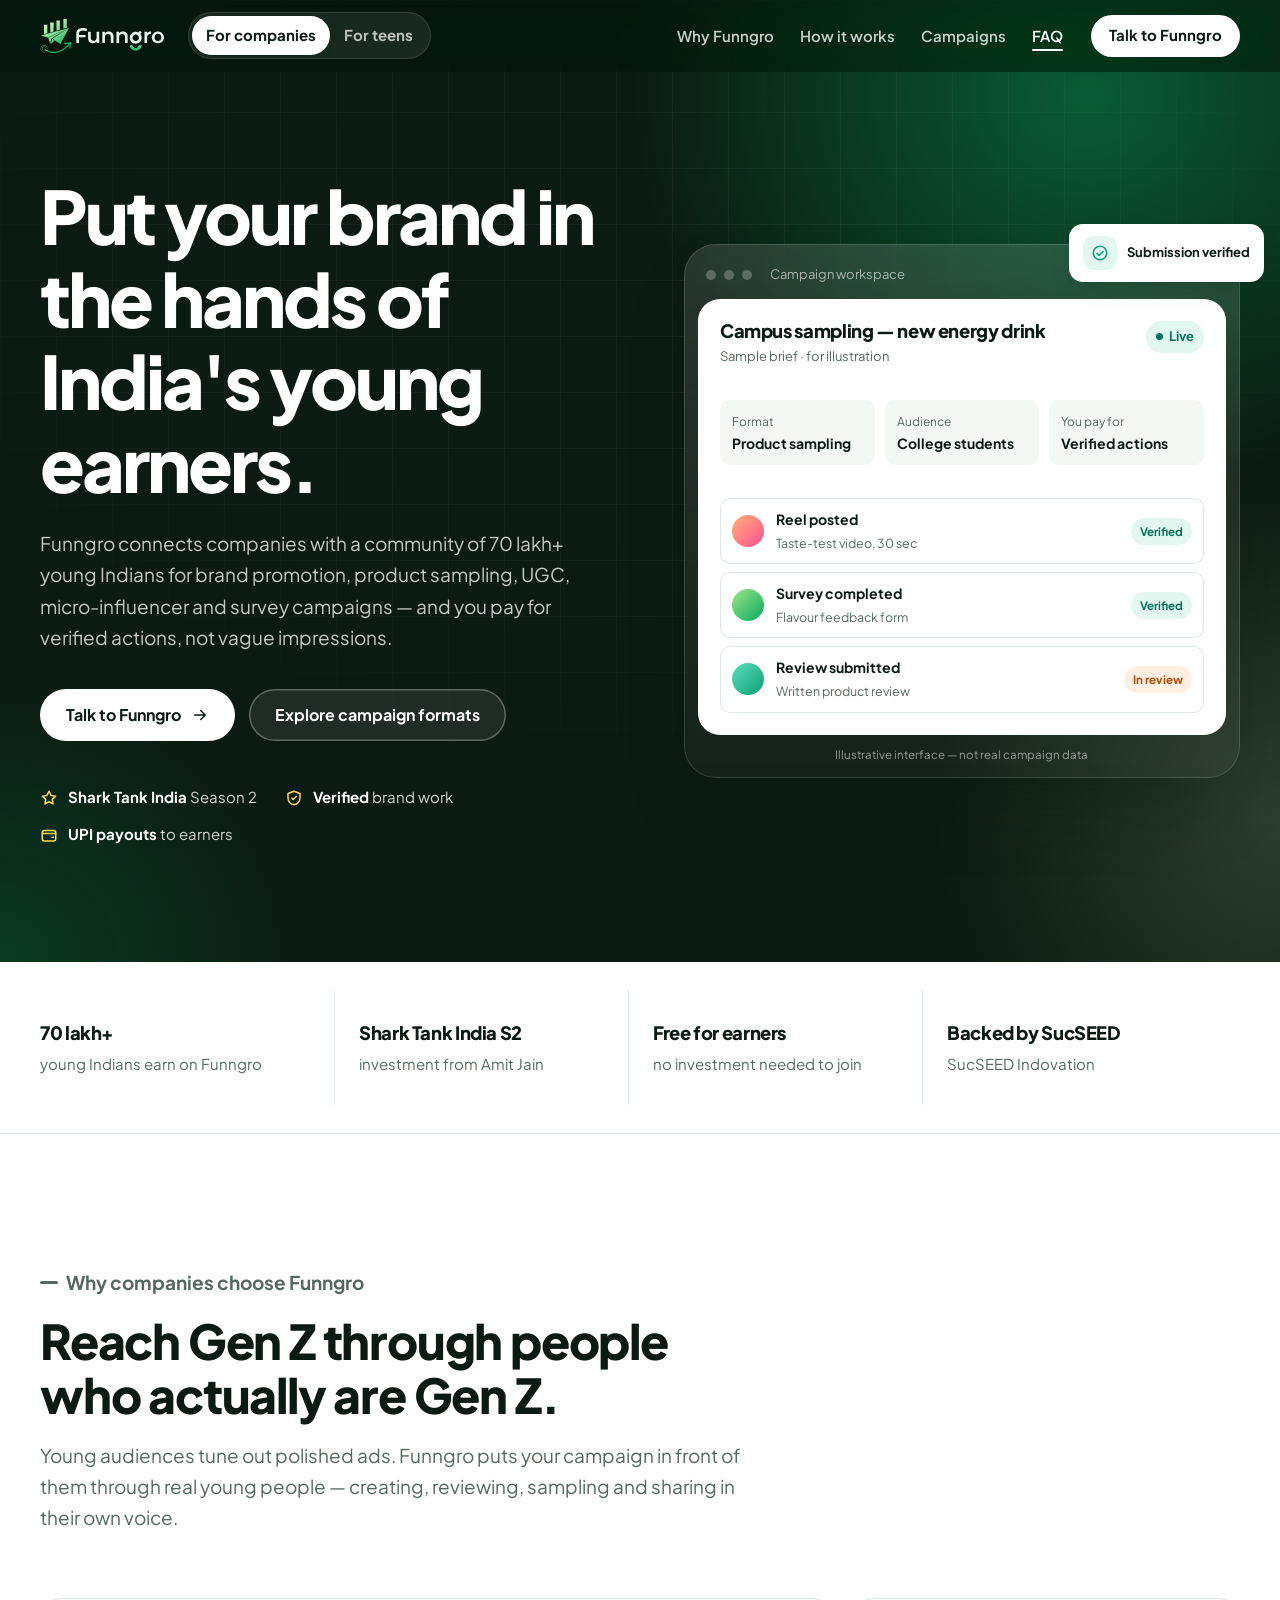
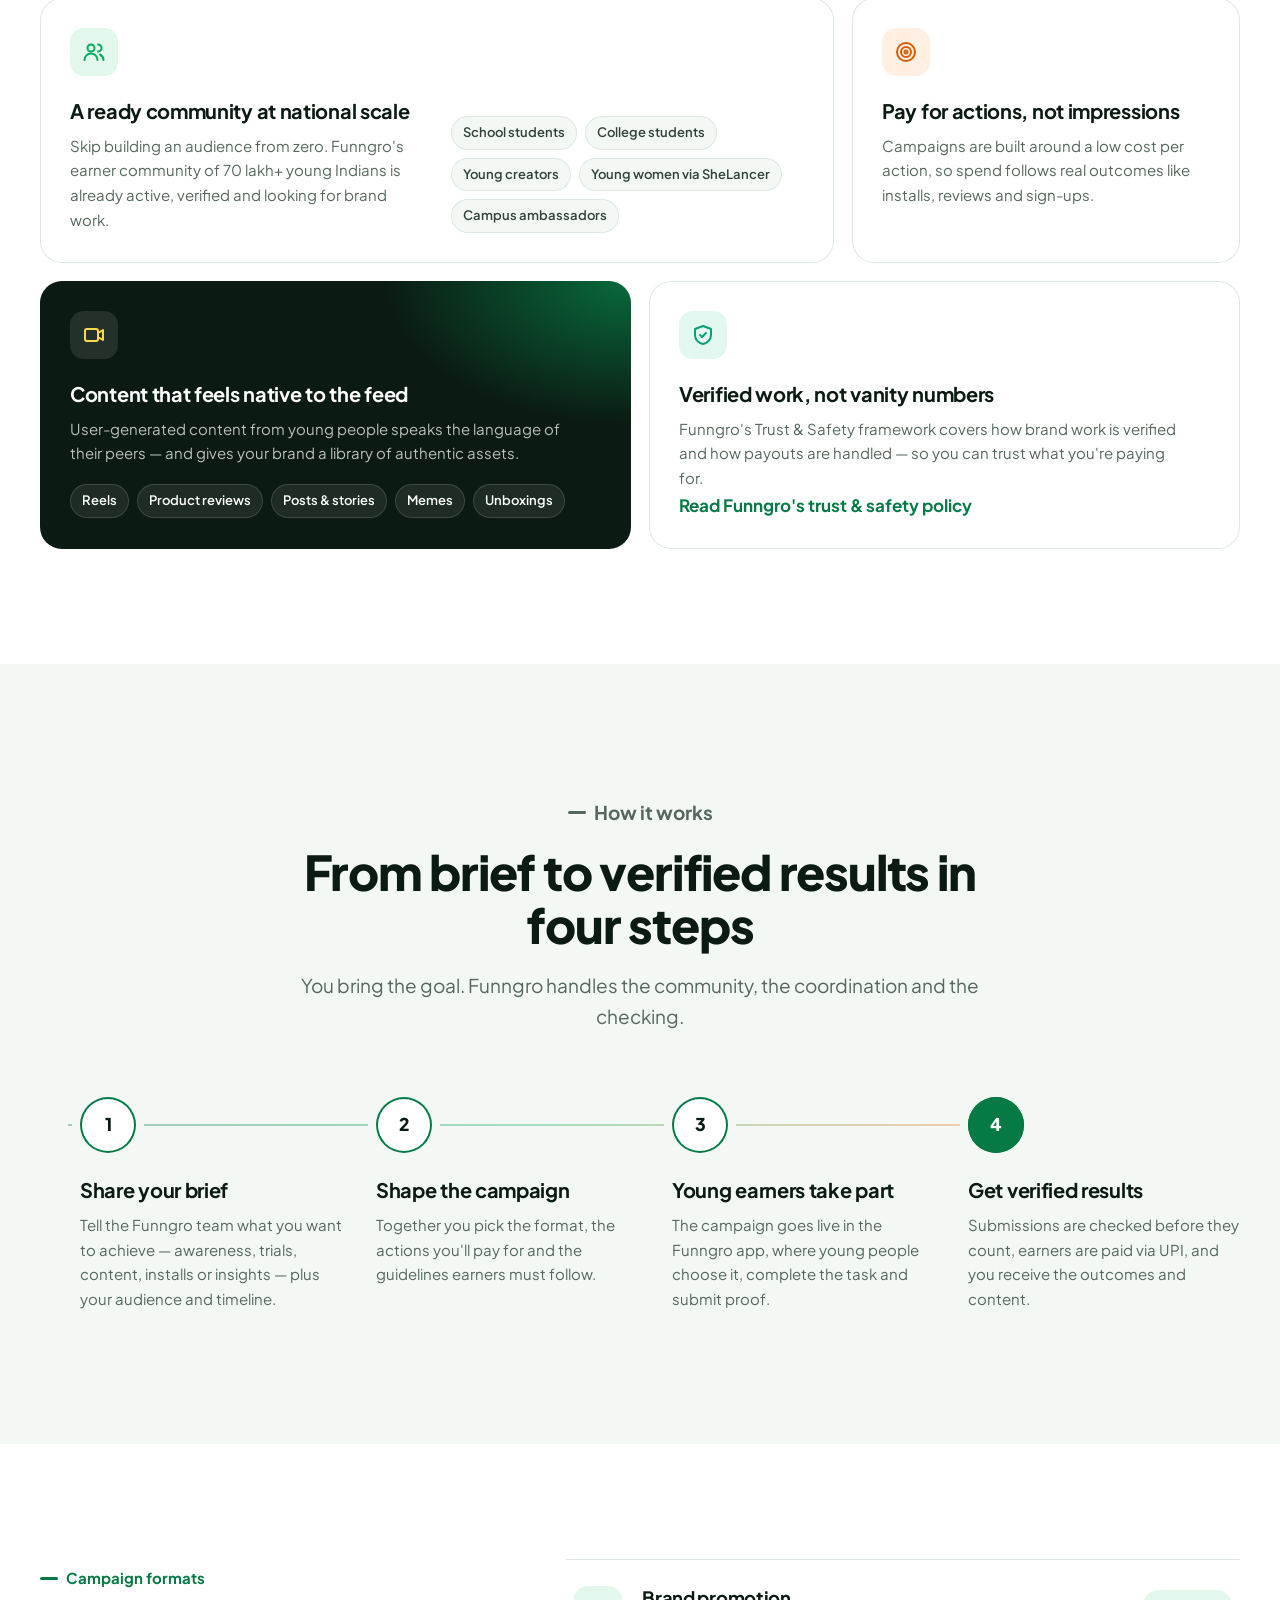
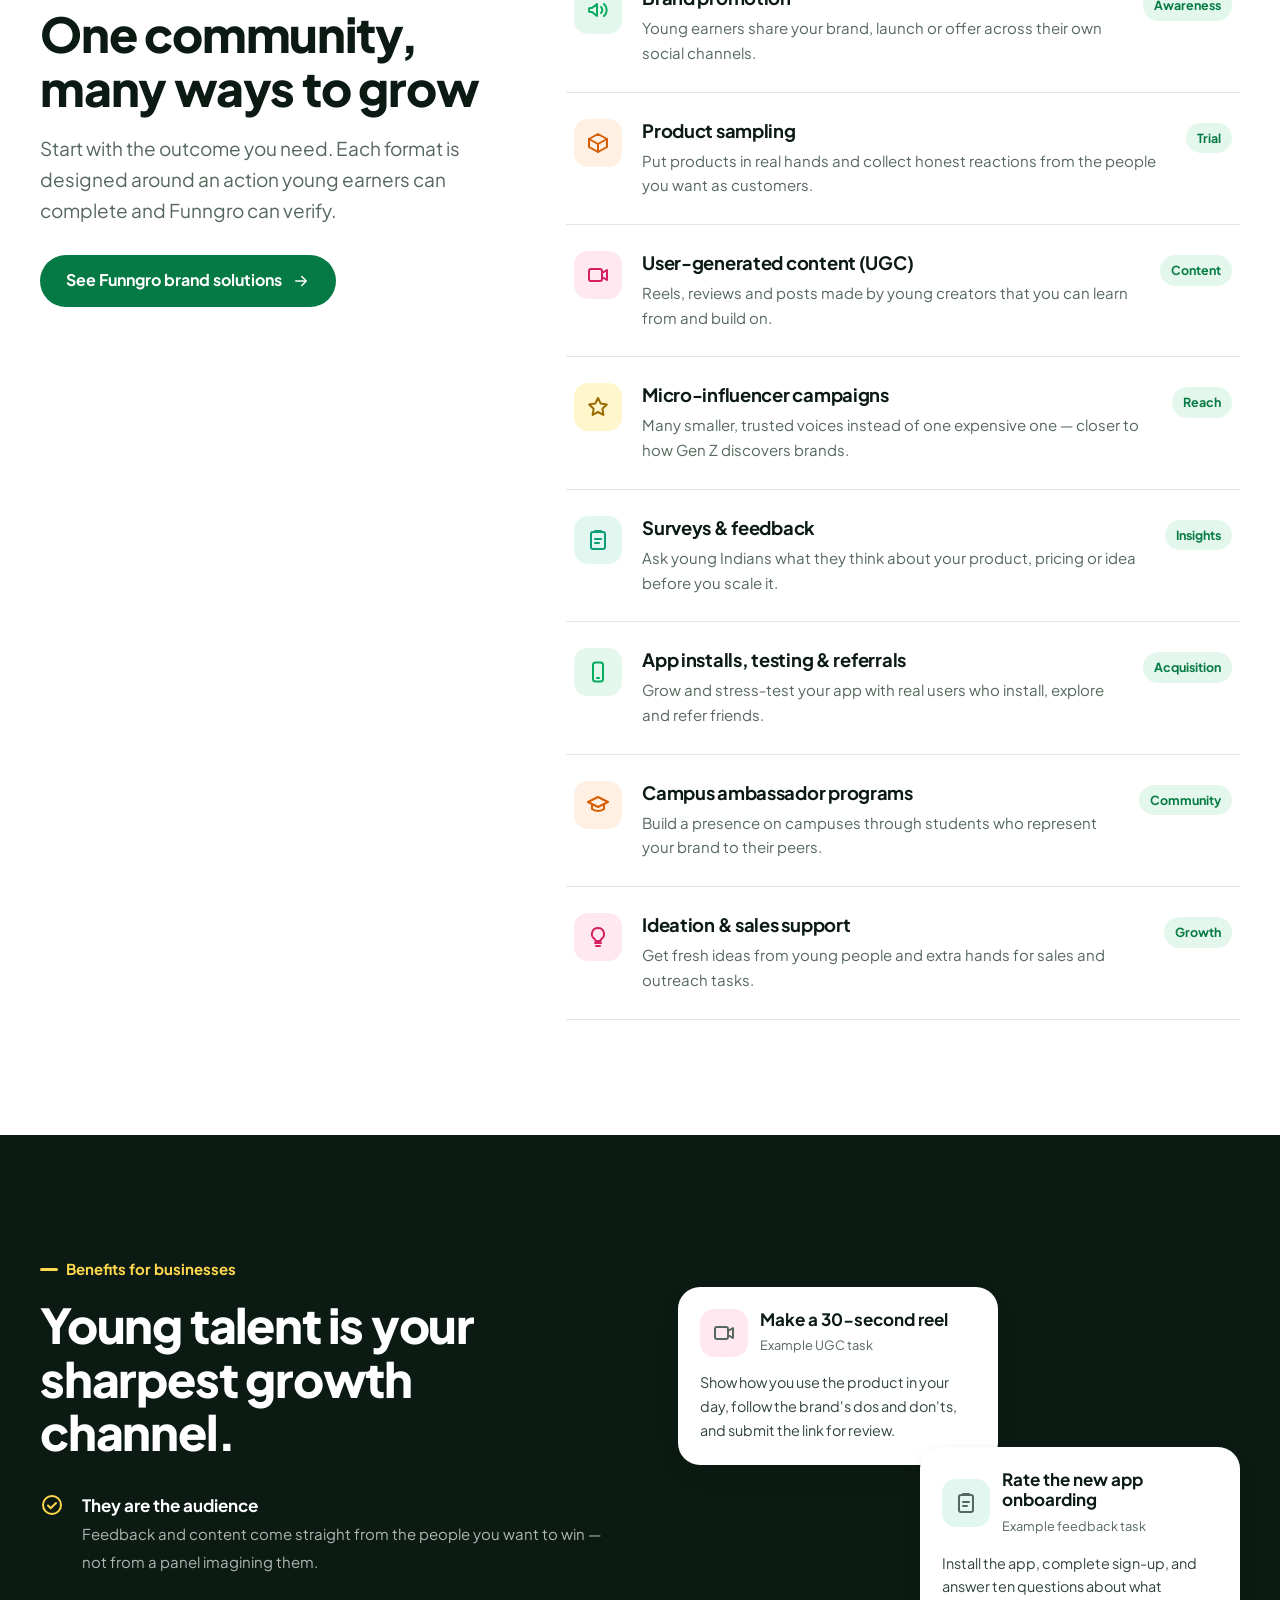
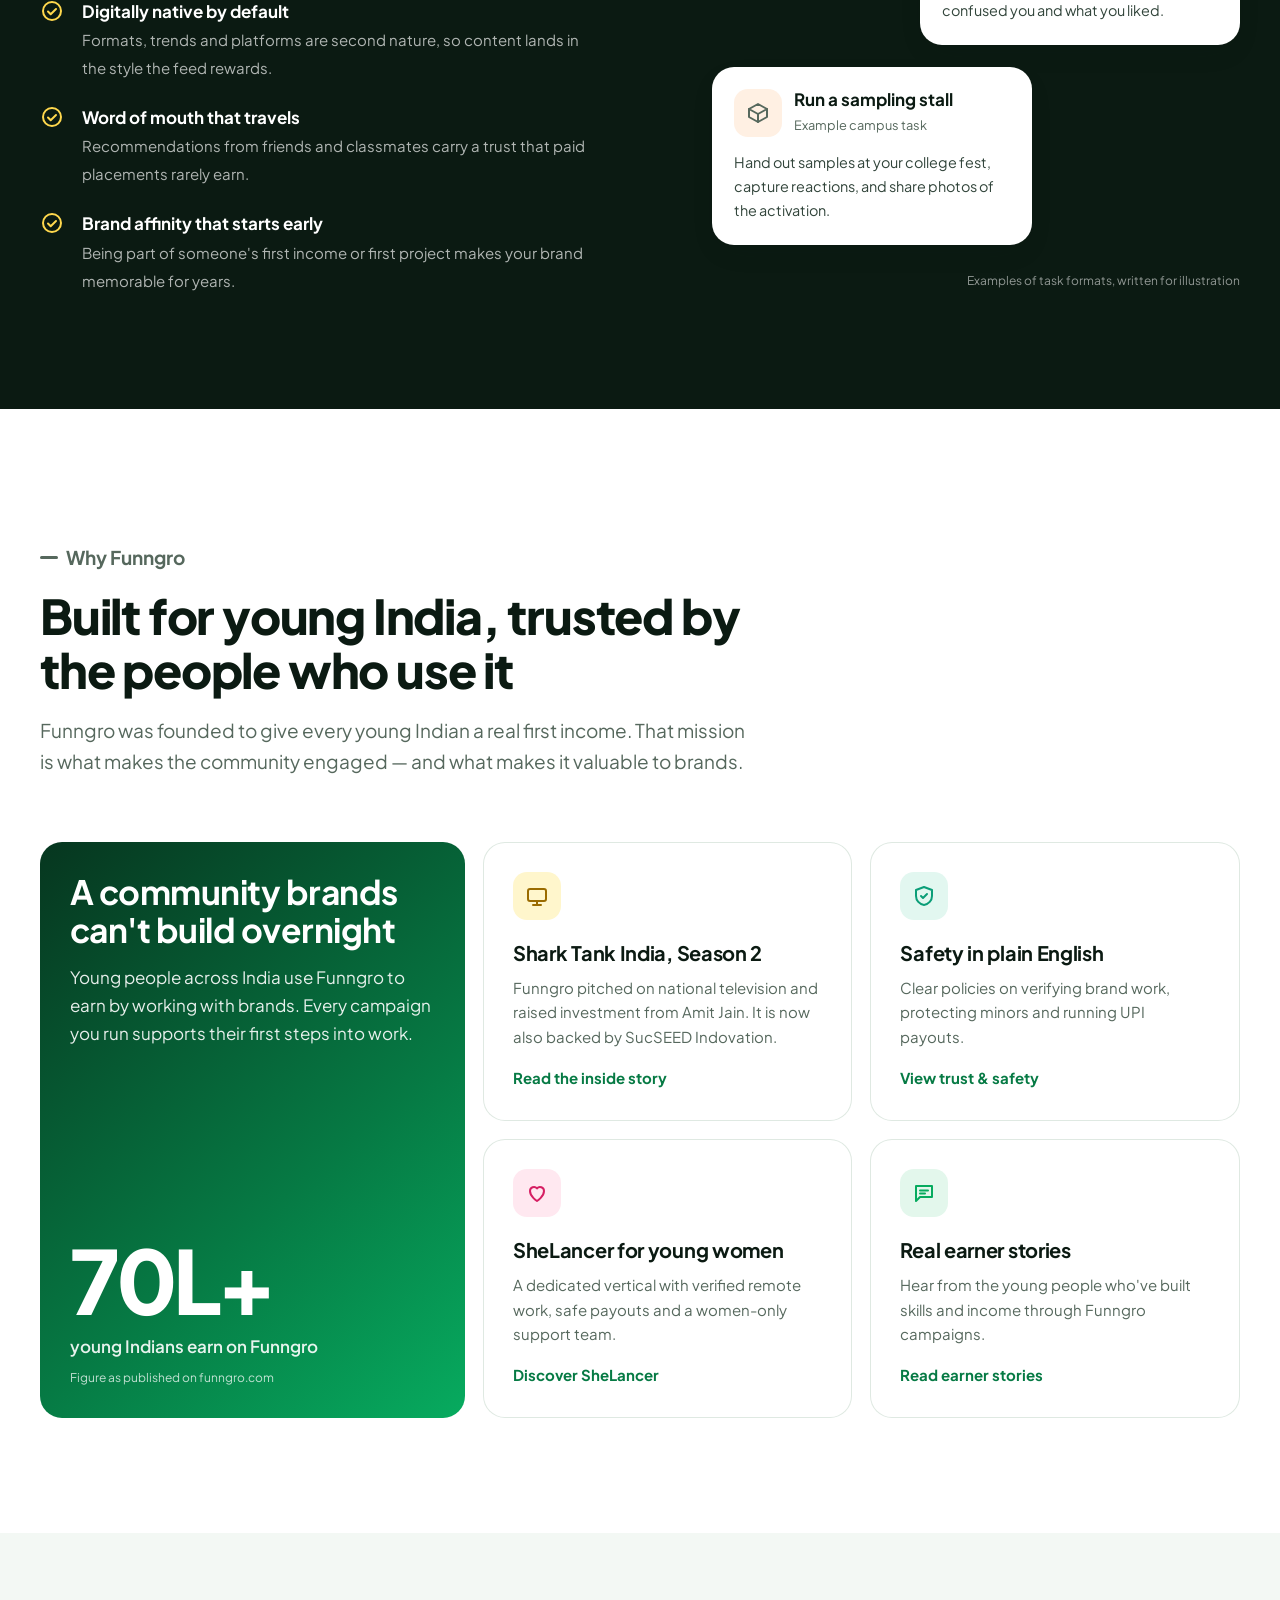
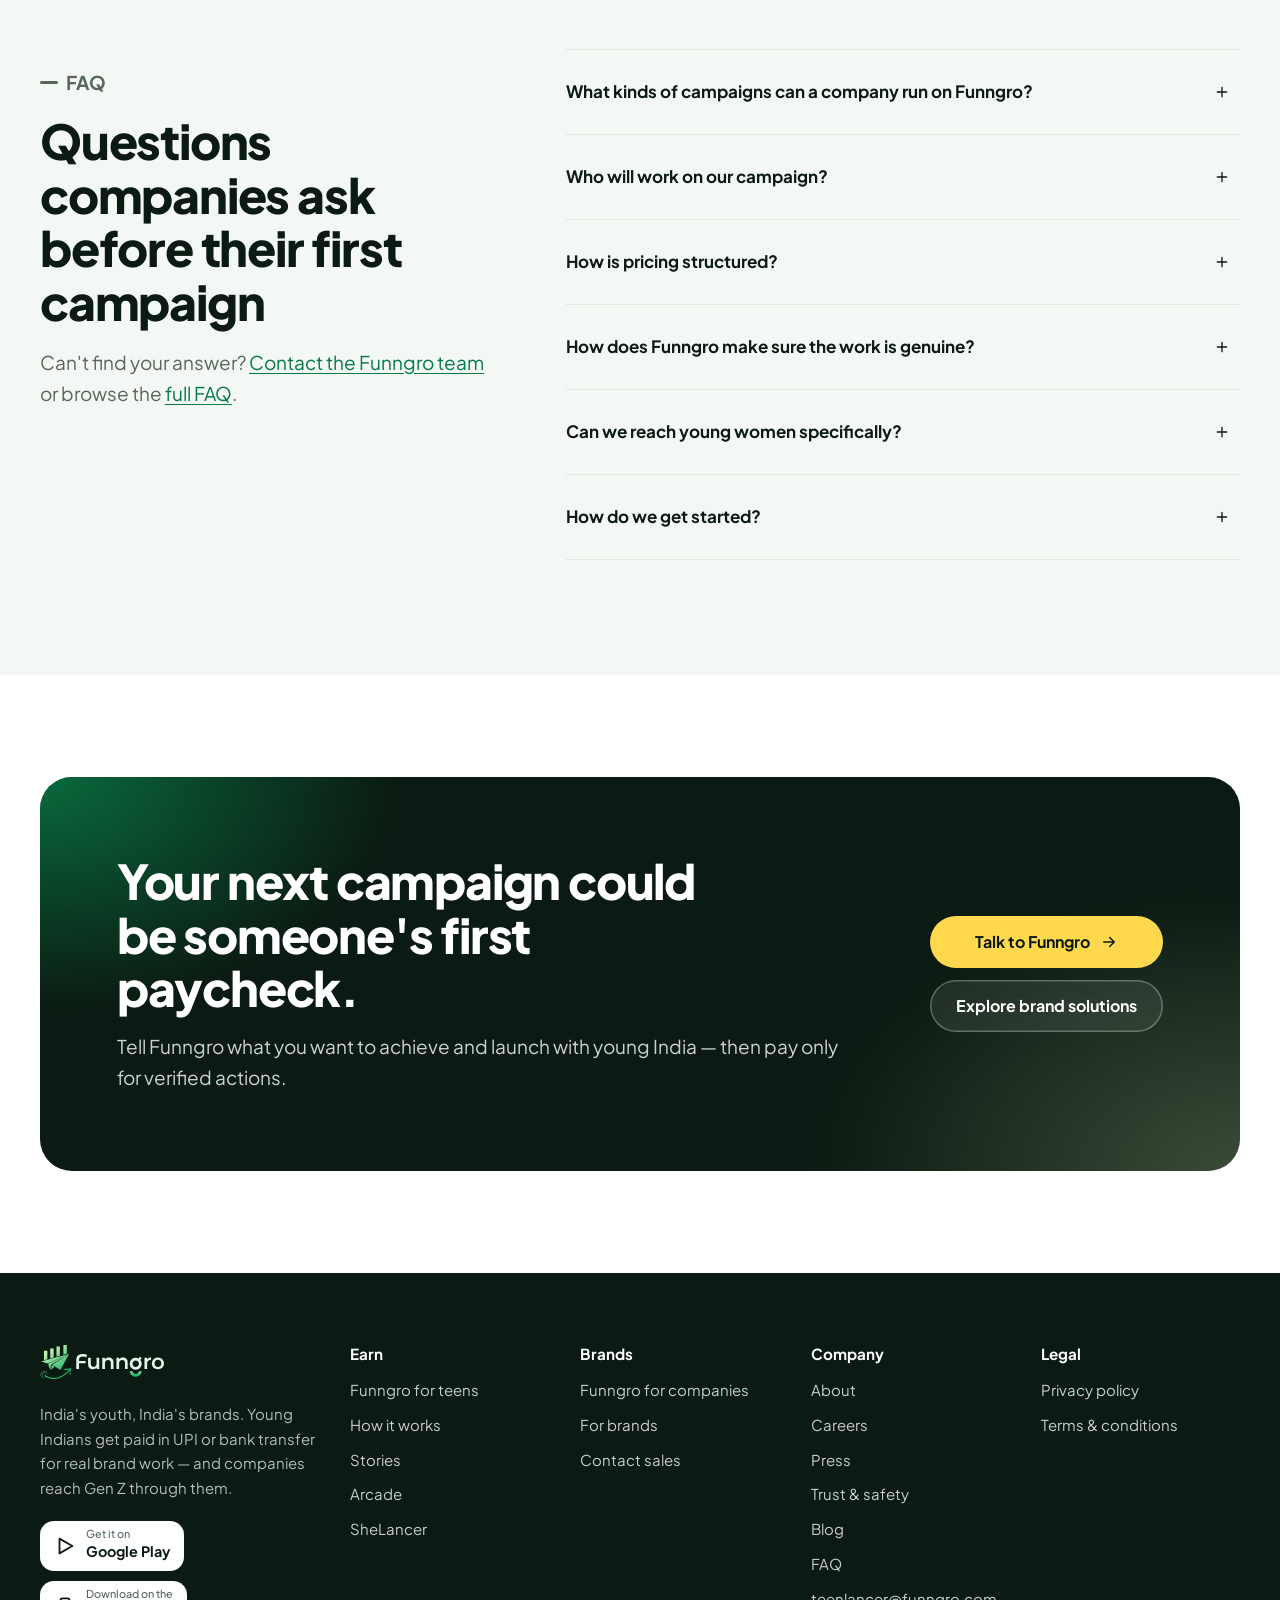
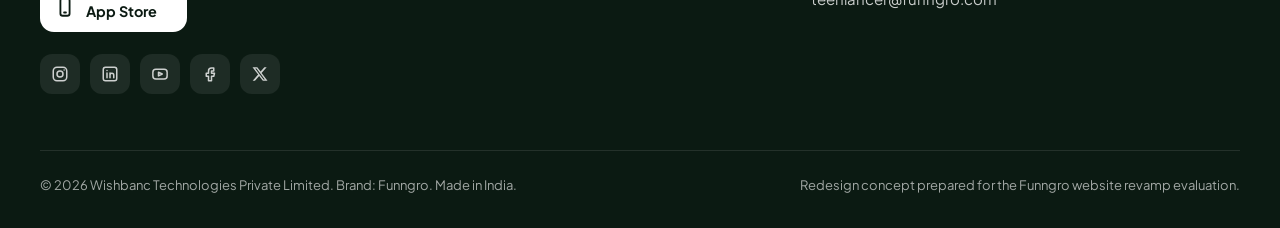
<file: index.html>
<!DOCTYPE html>
<html lang="en-IN">
<head>
  <meta charset="utf-8">
  <meta name="viewport" content="width=device-width, initial-scale=1">
  <title>Funngro for Companies | Brand Campaigns with Young India</title>
  <meta name="description" content="Run brand promotion, product sampling, UGC, micro-influencer and survey campaigns with Funngro's community of 70 lakh+ young Indians. Pay for verified actions.">
  <meta name="robots" content="index, follow">
  <meta name="theme-color" content="#0b1a12">
  <link rel="canonical" href="https://maisurii.github.io/funngro-website-revamp/">

  <!-- Open Graph -->
  <meta property="og:type" content="website">
  <meta property="og:url" content="https://maisurii.github.io/funngro-website-revamp/">
  <meta property="og:site_name" content="Funngro">
  <meta property="og:locale" content="en_IN">
  <meta property="og:title" content="Funngro for Companies — Brand campaigns with young India">
  <meta property="og:description" content="Brand promotion, sampling, UGC, micro-influencer and survey campaigns with 70 lakh+ young Indians. Pay for verified actions.">
  <meta property="og:image" content="https://www.funngro.com/og-image.jpg">
  <meta property="og:image:width" content="1200">
  <meta property="og:image:height" content="630">
  <meta property="og:image:alt" content="Funngro — Earn online with India's biggest brands">

  <!-- Twitter / X -->
  <meta name="twitter:card" content="summary_large_image">
  <meta name="twitter:site" content="@funngroofficial">
  <meta name="twitter:title" content="Funngro for Companies — Brand campaigns with young India">
  <meta name="twitter:description" content="Brand promotion, sampling, UGC, micro-influencer and survey campaigns with 70 lakh+ young Indians.">
  <meta name="twitter:image" content="https://www.funngro.com/og-image.jpg">

  <link rel="icon" href="assets/favicon.svg" type="image/svg+xml">
  <link rel="preconnect" href="https://fonts.googleapis.com">
  <link rel="preconnect" href="https://fonts.gstatic.com" crossorigin>
  <link rel="stylesheet" href="https://fonts.googleapis.com/css2?family=Plus+Jakarta+Sans:wght@400;500;600;700;800&display=swap">
  <link rel="stylesheet" href="css/style.css">
  <script>document.documentElement.classList.add('js');</script>

  <script type="application/ld+json">
  {
    "@context": "https://schema.org",
    "@graph": [
      {
        "@type": "Organization",
        "@id": "https://www.funngro.com/#organization",
        "name": "Funngro",
        "legalName": "Wishbanc Technologies Private Limited",
        "url": "https://www.funngro.com/",
                "email": "teenlancer@funngro.com",
        "sameAs": [
          "https://www.instagram.com/fun.n.gro",
          "https://www.linkedin.com/company/funngro/",
          "https://www.youtube.com/@funngro_India",
          "https://www.facebook.com/funngro/",
          "https://x.com/funngroofficial",
          "https://apps.apple.com/in/app/funngro/id1579361075",
          "https://play.google.com/store/apps/details?id=com.wishbanc.funngro"
        ]
      },
      {
        "@type": "WebPage",
        "name": "Funngro for Companies | Brand Campaigns with Young India",
        "description": "Run brand promotion, product sampling, UGC, micro-influencer and survey campaigns with Funngro's community of 70 lakh+ young Indians.",
        "url": "https://maisurii.github.io/funngro-website-revamp/",
        "inLanguage": "en-IN",
        "about": { "@id": "https://www.funngro.com/#organization" },
        "audience": { "@type": "BusinessAudience", "name": "Brands, startups and businesses" }
      },
      {
        "@type": "FAQPage",
        "mainEntity": [
          { "@type": "Question", "name": "What kinds of campaigns can a company run on Funngro?",
            "acceptedAnswer": { "@type": "Answer", "text": "Funngro supports brand promotion, product sampling, user-generated content (UGC), micro-influencer campaigns and surveys, along with app testing, referrals, campus ambassador programs, ideation and sales support." } },
          { "@type": "Question", "name": "Who will work on our campaign?",
            "acceptedAnswer": { "@type": "Answer", "text": "Young Indians from Funngro's earner community, which Funngro reports at 70 lakh+ people. Funngro's app listing describes the platform as built for people aged 14 to 25." } },
          { "@type": "Question", "name": "How is pricing structured?",
            "acceptedAnswer": { "@type": "Answer", "text": "Funngro describes its brand campaigns as performance-led, built around a low cost per action. Exact pricing depends on the campaign format, volume and goals, so talk to the Funngro team for a quote." } },
          { "@type": "Question", "name": "How does Funngro make sure the work is genuine?",
            "acceptedAnswer": { "@type": "Answer", "text": "Funngro's Trust & Safety policy explains how it verifies brand work, protects minors and runs UPI payouts. You can read the full policy at funngro.com/trust." } },
          { "@type": "Question", "name": "Can we reach young women specifically?",
            "acceptedAnswer": { "@type": "Answer", "text": "Yes. SheLancer is Funngro's vertical for young women in India, offering remote, verified brand work with a women-only support team." } },
          { "@type": "Question", "name": "How do we get started?",
            "acceptedAnswer": { "@type": "Answer", "text": "Reach the brand partnerships team through funngro.com/contact or explore formats at funngro.com/for-brands. Share your goal, audience and timeline, and the team will help shape the campaign." } }
        ]
      }
    ]
  }
  </script>
</head>
<body>
  <a class="skip-link" href="#main">Skip to content</a>
  <header class="site-header site-header--dark">
    <div class="container header-inner">
      <a class="brand" href="index.html" aria-label="Funngro home">
        <img src="assets/funngro-logo-light.svg" alt="Funngro" width="124" height="34">
      </a>
      <nav class="audience-switch" aria-label="Choose audience"><a href="index.html" aria-current="page">For companies</a><a href="teen.html">For teens</a></nav>
      <button class="nav-toggle" type="button" aria-expanded="false" aria-controls="primary-nav" aria-label="Open menu"><span></span></button>
      <nav class="primary-nav" id="primary-nav" aria-label="Primary">
        <div class="mobile-only"><nav class="audience-switch" aria-label="Choose audience (mobile)"><a href="index.html" aria-current="page">For companies</a><a href="teen.html">For teens</a></nav></div>
        <ul><li><a href="#why">Why Funngro</a></li><li><a href="#how">How it works</a></li><li><a href="#campaigns">Campaigns</a></li><li><a href="#faq">FAQ</a></li></ul>
        <a class="btn btn--light btn--sm" href="https://www.funngro.com/contact">Talk to Funngro</a>
      </nav>
    </div>
  </header>

  <main id="main">
    <!-- ========== HERO ========== -->
    <section class="hero-co" aria-labelledby="hero-title">
      <div class="container hero-co__grid">
        <div class="hero-co__copy">
          <h1 id="hero-title">Put your brand in the hands of India's young earners.</h1>
          <p class="hero-co__lede">Funngro connects companies with a community of 70 lakh+ young Indians for brand promotion, product sampling, UGC, micro-influencer and survey campaigns — and you pay for verified actions, not vague impressions.</p>
          <div class="hero-actions">
            <a class="btn btn--light" href="https://www.funngro.com/contact">Talk to Funngro <svg viewBox="0 0 24 24" fill="none" stroke="currentColor" stroke-width="2" stroke-linecap="round" stroke-linejoin="round" aria-hidden="true" focusable="false"><path d="M5 12h14M13 6l6 6-6 6"/></svg></a>
            <a class="btn btn--ghost-dark" href="#campaigns">Explore campaign formats</a>
          </div>
          <ul class="hero-proof" aria-label="Highlights">
            <li><svg viewBox="0 0 24 24" fill="none" stroke="currentColor" stroke-width="2" stroke-linecap="round" stroke-linejoin="round" aria-hidden="true" focusable="false"><path d="M12 3l2.7 5.6 6.1.9-4.4 4.3 1 6.1L12 17l-5.4 2.9 1-6.1L3.2 9.5l6.1-.9z"/></svg> <span><strong>Shark Tank India</strong> Season 2</span></li>
            <li><svg viewBox="0 0 24 24" fill="none" stroke="currentColor" stroke-width="2" stroke-linecap="round" stroke-linejoin="round" aria-hidden="true" focusable="false"><path d="M12 3l8 3v6c0 4.5-3.4 8.3-8 9-4.6-.7-8-4.5-8-9V6l8-3z"/><path d="M9 12l2 2 4-4"/></svg> <span><strong>Verified</strong> brand work</span></li>
            <li><svg viewBox="0 0 24 24" fill="none" stroke="currentColor" stroke-width="2" stroke-linecap="round" stroke-linejoin="round" aria-hidden="true" focusable="false"><rect x="3" y="6" width="18" height="14" rx="3"/><path d="M3 10h18"/><path d="M16 15h2"/></svg> <span><strong>UPI payouts</strong> to earners</span></li>
          </ul>
        </div>

        <div class="console" role="img" aria-label="Illustration of a Funngro campaign dashboard showing a product sampling brief and a feed of submissions being verified">
          <div class="console__bar" aria-hidden="true"><i></i><i></i><i></i><span>Campaign workspace</span></div>
          <div class="console__body" aria-hidden="true">
            <div class="console__head">
              <div>
                <h2>Campus sampling — new energy drink</h2>
                <p>Sample brief · for illustration</p>
              </div>
              <span class="status">Live</span>
            </div>
            <dl class="brief">
              <div><dt>Format</dt><dd>Product sampling</dd></div>
              <div><dt>Audience</dt><dd>College students</dd></div>
              <div><dt>You pay for</dt><dd>Verified actions</dd></div>
            </dl>
            <ul class="feed">
              <li><span class="avatar avatar--a"></span><span class="feed__what"><b>Reel posted</b><span>Taste-test video, 30 sec</span></span><span class="tag tag--ok">Verified</span></li>
              <li><span class="avatar avatar--b"></span><span class="feed__what"><b>Survey completed</b><span>Flavour feedback form</span></span><span class="tag tag--ok">Verified</span></li>
              <li><span class="avatar avatar--c"></span><span class="feed__what"><b>Review submitted</b><span>Written product review</span></span><span class="tag tag--review">In review</span></li>
            </ul>
          </div>
          <p class="console__note" aria-hidden="true">Illustrative interface — not real campaign data</p>
          <div class="console__float" aria-hidden="true"><span class="icon icon--mint"><svg viewBox="0 0 24 24" fill="none" stroke="currentColor" stroke-width="2" stroke-linecap="round" stroke-linejoin="round" aria-hidden="true" focusable="false"><circle cx="12" cy="12" r="9"/><path d="M8 12.5l2.7 2.7L16 10"/></svg></span> Submission verified</div>
        </div>
      </div>
    </section>

    <!-- ========== PROOF STRIP ========== -->
    <section class="proof-strip" aria-label="Funngro at a glance">
      <div class="container">
        <div><strong>70 lakh+</strong><span>young Indians earn on Funngro</span></div>
        <div><strong>Shark Tank India S2</strong><span>investment from Amit Jain</span></div>
        <div><strong>Free for earners</strong><span>no investment needed to join</span></div>
        <div><strong>Backed by SucSEED</strong><span>SucSEED Indovation</span></div>
      </div>
    </section>

    <!-- ========== WHY COMPANIES CHOOSE ========== -->
    <section class="section" id="why" aria-labelledby="why-title">
      <div class="container">
        <div class="section-head reveal">
          <p class="kicker">Why companies choose Funngro</p>
          <h2 id="why-title">Reach Gen Z through people who actually are Gen Z.</h2>
          <p>Young audiences tune out polished ads. Funngro puts your campaign in front of them through real young people — creating, reviewing, sampling and sharing in their own voice.</p>
        </div>

        <div class="bento">
          <article class="bento__item bento__item--wide reveal">
            <div>
              <span class="icon"><svg viewBox="0 0 24 24" fill="none" stroke="currentColor" stroke-width="2" stroke-linecap="round" stroke-linejoin="round" aria-hidden="true" focusable="false"><circle cx="9" cy="8" r="3.5"/><path d="M2.5 20a6.5 6.5 0 0 1 13 0"/><path d="M16 4.5a3.5 3.5 0 0 1 0 7"/><path d="M18 14.5a6.5 6.5 0 0 1 3.5 5.5"/></svg></span>
              <h3>A ready community at national scale</h3>
              <p>Skip building an audience from zero. Funngro's earner community of 70 lakh+ young Indians is already active, verified and looking for brand work.</p>
            </div>
            <div>
              <ul class="pill-row" aria-label="Who earns on Funngro">
                <li>School students</li><li>College students</li><li>Young creators</li><li>Young women via SheLancer</li><li>Campus ambassadors</li>
              </ul>
            </div>
          </article>
          <article class="bento__item reveal" style="--d:.08s">
            <span class="icon icon--saffron"><svg viewBox="0 0 24 24" fill="none" stroke="currentColor" stroke-width="2" stroke-linecap="round" stroke-linejoin="round" aria-hidden="true" focusable="false"><circle cx="12" cy="12" r="9"/><circle cx="12" cy="12" r="5"/><circle cx="12" cy="12" r="1.5"/></svg></span>
            <h3>Pay for actions, not impressions</h3>
            <p>Campaigns are built around a low cost per action, so spend follows real outcomes like installs, reviews and sign-ups.</p>
          </article>
          <article class="bento__item bento__item--feature reveal">
            <span class="icon"><svg viewBox="0 0 24 24" fill="none" stroke="currentColor" stroke-width="2" stroke-linecap="round" stroke-linejoin="round" aria-hidden="true" focusable="false"><rect x="3" y="6" width="13" height="12" rx="2"/><path d="M16 10l5-3v10l-5-3z"/></svg></span>
            <h3>Content that feels native to the feed</h3>
            <p>User-generated content from young people speaks the language of their peers — and gives your brand a library of authentic assets.</p>
            <ul class="pill-row" aria-label="Content examples">
              <li>Reels</li><li>Product reviews</li><li>Posts &amp; stories</li><li>Memes</li><li>Unboxings</li>
            </ul>
          </article>
          <article class="bento__item bento__item--half reveal" style="--d:.08s">
            <span class="icon icon--mint"><svg viewBox="0 0 24 24" fill="none" stroke="currentColor" stroke-width="2" stroke-linecap="round" stroke-linejoin="round" aria-hidden="true" focusable="false"><path d="M12 3l8 3v6c0 4.5-3.4 8.3-8 9-4.6-.7-8-4.5-8-9V6l8-3z"/><path d="M9 12l2 2 4-4"/></svg></span>
            <h3>Verified work, not vanity numbers</h3>
            <p>Funngro's Trust &amp; Safety framework covers how brand work is verified and how payouts are handled — so you can trust what you're paying for.</p>
            <a class="text-link" href="https://www.funngro.com/trust">Read Funngro's trust &amp; safety policy</a>
          </article>
        </div>
      </div>
    </section>

    <!-- ========== HOW IT WORKS ========== -->
    <section class="section section--paper" id="how" aria-labelledby="how-title">
      <div class="container">
        <div class="section-head section-head--center reveal">
          <p class="kicker">How it works</p>
          <h2 id="how-title">From brief to verified results in four steps</h2>
          <p>You bring the goal. Funngro handles the community, the coordination and the checking.</p>
        </div>
        <ol class="timeline">
          <li class="reveal">
            <span class="timeline__num" aria-hidden="true">1</span>
            <h3>Share your brief</h3>
            <p>Tell the Funngro team what you want to achieve — awareness, trials, content, installs or insights — plus your audience and timeline.</p>
          </li>
          <li class="reveal" style="--d:.08s">
            <span class="timeline__num" aria-hidden="true">2</span>
            <h3>Shape the campaign</h3>
            <p>Together you pick the format, the actions you'll pay for and the guidelines earners must follow.</p>
          </li>
          <li class="reveal" style="--d:.16s">
            <span class="timeline__num" aria-hidden="true">3</span>
            <h3>Young earners take part</h3>
            <p>The campaign goes live in the Funngro app, where young people choose it, complete the task and submit proof.</p>
          </li>
          <li class="reveal" style="--d:.24s">
            <span class="timeline__num" aria-hidden="true">4</span>
            <h3>Get verified results</h3>
            <p>Submissions are checked before they count, earners are paid via UPI, and you receive the outcomes and content.</p>
          </li>
        </ol>
      </div>
    </section>

    <!-- ========== CAMPAIGN FORMATS ========== -->
    <section class="section" id="campaigns" aria-labelledby="campaigns-title">
      <div class="container catalogue">
        <div class="catalogue__intro reveal">
          <p class="kicker">Campaign formats</p>
          <h2 id="campaigns-title" class="h2">One community, many ways to grow</h2>
          <p class="lede">Start with the outcome you need. Each format is designed around an action young earners can complete and Funngro can verify.</p>
          <a class="btn btn--green" href="https://www.funngro.com/for-brands">See Funngro brand solutions <svg viewBox="0 0 24 24" fill="none" stroke="currentColor" stroke-width="2" stroke-linecap="round" stroke-linejoin="round" aria-hidden="true" focusable="false"><path d="M5 12h14M13 6l6 6-6 6"/></svg></a>
        </div>
        <ul class="catalogue__list">
          <li class="reveal"><span class="icon"><svg viewBox="0 0 24 24" fill="none" stroke="currentColor" stroke-width="2" stroke-linecap="round" stroke-linejoin="round" aria-hidden="true" focusable="false"><path d="M3 11v2a1 1 0 0 0 1 1h2l5 4V6L6 10H4a1 1 0 0 0-1 1z"/><path d="M15 9a4 4 0 0 1 0 6"/><path d="M18 6a8 8 0 0 1 0 12"/></svg></span><div><h3>Brand promotion</h3><p>Young earners share your brand, launch or offer across their own social channels.</p></div><span class="catalogue__goal">Awareness</span></li>
          <li class="reveal"><span class="icon icon--saffron"><svg viewBox="0 0 24 24" fill="none" stroke="currentColor" stroke-width="2" stroke-linecap="round" stroke-linejoin="round" aria-hidden="true" focusable="false"><path d="M21 8l-9-5-9 5 9 5 9-5z"/><path d="M3 8v8l9 5 9-5V8"/><path d="M12 13v8"/></svg></span><div><h3>Product sampling</h3><p>Put products in real hands and collect honest reactions from the people you want as customers.</p></div><span class="catalogue__goal">Trial</span></li>
          <li class="reveal"><span class="icon icon--pink"><svg viewBox="0 0 24 24" fill="none" stroke="currentColor" stroke-width="2" stroke-linecap="round" stroke-linejoin="round" aria-hidden="true" focusable="false"><rect x="3" y="6" width="13" height="12" rx="2"/><path d="M16 10l5-3v10l-5-3z"/></svg></span><div><h3>User-generated content (UGC)</h3><p>Reels, reviews and posts made by young creators that you can learn from and build on.</p></div><span class="catalogue__goal">Content</span></li>
          <li class="reveal"><span class="icon icon--sun"><svg viewBox="0 0 24 24" fill="none" stroke="currentColor" stroke-width="2" stroke-linecap="round" stroke-linejoin="round" aria-hidden="true" focusable="false"><path d="M12 3l2.7 5.6 6.1.9-4.4 4.3 1 6.1L12 17l-5.4 2.9 1-6.1L3.2 9.5l6.1-.9z"/></svg></span><div><h3>Micro-influencer campaigns</h3><p>Many smaller, trusted voices instead of one expensive one — closer to how Gen Z discovers brands.</p></div><span class="catalogue__goal">Reach</span></li>
          <li class="reveal"><span class="icon icon--mint"><svg viewBox="0 0 24 24" fill="none" stroke="currentColor" stroke-width="2" stroke-linecap="round" stroke-linejoin="round" aria-hidden="true" focusable="false"><rect x="5" y="4" width="14" height="17" rx="2"/><path d="M9 4V3h6v1"/><path d="M9 11h6M9 15h4"/></svg></span><div><h3>Surveys &amp; feedback</h3><p>Ask young Indians what they think about your product, pricing or idea before you scale it.</p></div><span class="catalogue__goal">Insights</span></li>
          <li class="reveal"><span class="icon"><svg viewBox="0 0 24 24" fill="none" stroke="currentColor" stroke-width="2" stroke-linecap="round" stroke-linejoin="round" aria-hidden="true" focusable="false"><rect x="7" y="2.5" width="10" height="19" rx="2.5"/><path d="M11 18h2"/></svg></span><div><h3>App installs, testing &amp; referrals</h3><p>Grow and stress-test your app with real users who install, explore and refer friends.</p></div><span class="catalogue__goal">Acquisition</span></li>
          <li class="reveal"><span class="icon icon--saffron"><svg viewBox="0 0 24 24" fill="none" stroke="currentColor" stroke-width="2" stroke-linecap="round" stroke-linejoin="round" aria-hidden="true" focusable="false"><path d="M2 9l10-5 10 5-10 5z"/><path d="M6 11v5c3 2.5 9 2.5 12 0v-5"/></svg></span><div><h3>Campus ambassador programs</h3><p>Build a presence on campuses through students who represent your brand to their peers.</p></div><span class="catalogue__goal">Community</span></li>
          <li class="reveal"><span class="icon icon--pink"><svg viewBox="0 0 24 24" fill="none" stroke="currentColor" stroke-width="2" stroke-linecap="round" stroke-linejoin="round" aria-hidden="true" focusable="false"><path d="M9 18h6M10 21h4"/><path d="M12 3a6 6 0 0 0-3.5 10.9c.6.5 1 1.2 1 2.1h5c0-.9.4-1.6 1-2.1A6 6 0 0 0 12 3z"/></svg></span><div><h3>Ideation &amp; sales support</h3><p>Get fresh ideas from young people and extra hands for sales and outreach tasks.</p></div><span class="catalogue__goal">Growth</span></li>
        </ul>
      </div>
    </section>

    <!-- ========== BENEFITS OF YOUNG TALENT ========== -->
    <section class="section section--ink" id="young-talent" aria-labelledby="talent-title">
      <div class="container split">
        <div class="reveal">
          <p class="kicker">Benefits for businesses</p>
          <h2 id="talent-title" class="h2">Young talent is your sharpest growth channel.</h2>
          <ul class="check-list">
            <li><svg viewBox="0 0 24 24" fill="none" stroke="currentColor" stroke-width="2" stroke-linecap="round" stroke-linejoin="round" aria-hidden="true" focusable="false"><circle cx="12" cy="12" r="9"/><path d="M8 12.5l2.7 2.7L16 10"/></svg><div><b>They are the audience</b><span>Feedback and content come straight from the people you want to win — not from a panel imagining them.</span></div></li>
            <li><svg viewBox="0 0 24 24" fill="none" stroke="currentColor" stroke-width="2" stroke-linecap="round" stroke-linejoin="round" aria-hidden="true" focusable="false"><circle cx="12" cy="12" r="9"/><path d="M8 12.5l2.7 2.7L16 10"/></svg><div><b>Digitally native by default</b><span>Formats, trends and platforms are second nature, so content lands in the style the feed rewards.</span></div></li>
            <li><svg viewBox="0 0 24 24" fill="none" stroke="currentColor" stroke-width="2" stroke-linecap="round" stroke-linejoin="round" aria-hidden="true" focusable="false"><circle cx="12" cy="12" r="9"/><path d="M8 12.5l2.7 2.7L16 10"/></svg><div><b>Word of mouth that travels</b><span>Recommendations from friends and classmates carry a trust that paid placements rarely earn.</span></div></li>
            <li><svg viewBox="0 0 24 24" fill="none" stroke="currentColor" stroke-width="2" stroke-linecap="round" stroke-linejoin="round" aria-hidden="true" focusable="false"><circle cx="12" cy="12" r="9"/><path d="M8 12.5l2.7 2.7L16 10"/></svg><div><b>Brand affinity that starts early</b><span>Being part of someone's first income or first project makes your brand memorable for years.</span></div></li>
          </ul>
        </div>
        <div class="persona-stack" aria-label="Example campaign tasks">
          <article class="persona reveal">
            <header><span class="icon icon--pink"><svg viewBox="0 0 24 24" fill="none" stroke="currentColor" stroke-width="2" stroke-linecap="round" stroke-linejoin="round" aria-hidden="true" focusable="false"><rect x="3" y="6" width="13" height="12" rx="2"/><path d="M16 10l5-3v10l-5-3z"/></svg></span><div><b>Make a 30-second reel</b><span>Example UGC task</span></div></header>
            <p>Show how you use the product in your day, follow the brand's dos and don'ts, and submit the link for review.</p>
          </article>
          <article class="persona reveal" style="--d:.1s">
            <header><span class="icon icon--mint"><svg viewBox="0 0 24 24" fill="none" stroke="currentColor" stroke-width="2" stroke-linecap="round" stroke-linejoin="round" aria-hidden="true" focusable="false"><rect x="5" y="4" width="14" height="17" rx="2"/><path d="M9 4V3h6v1"/><path d="M9 11h6M9 15h4"/></svg></span><div><b>Rate the new app onboarding</b><span>Example feedback task</span></div></header>
            <p>Install the app, complete sign-up, and answer ten questions about what confused you and what you liked.</p>
          </article>
          <article class="persona reveal" style="--d:.2s">
            <header><span class="icon icon--saffron"><svg viewBox="0 0 24 24" fill="none" stroke="currentColor" stroke-width="2" stroke-linecap="round" stroke-linejoin="round" aria-hidden="true" focusable="false"><path d="M21 8l-9-5-9 5 9 5 9-5z"/><path d="M3 8v8l9 5 9-5V8"/><path d="M12 13v8"/></svg></span><div><b>Run a sampling stall</b><span>Example campus task</span></div></header>
            <p>Hand out samples at your college fest, capture reactions, and share photos of the activation.</p>
          </article>
          <span class="persona-stack__note">Examples of task formats, written for illustration</span>
        </div>
      </div>
    </section>

    <!-- ========== WHY FUNNGRO (TRUST) ========== -->
    <section class="section" id="trust" aria-labelledby="trust-title">
      <div class="container">
        <div class="section-head reveal">
          <p class="kicker">Why Funngro</p>
          <h2 id="trust-title">Built for young India, trusted by the people who use it</h2>
          <p>Funngro was founded to give every young Indian a real first income. That mission is what makes the community engaged — and what makes it valuable to brands.</p>
        </div>
        <div class="trust-grid">
          <article class="trust-card trust-card--hero reveal">
            <div>
              <h3>A community brands can't build overnight</h3>
              <p>Young people across India use Funngro to earn by working with brands. Every campaign you run supports their first steps into work.</p>
            </div>
            <div>
              <p class="big">70L+</p>
              <p class="big-caption">young Indians earn on Funngro</p>
              <small>Figure as published on funngro.com</small>
            </div>
          </article>
          <article class="trust-card reveal" style="--d:.06s">
            <span class="icon icon--sun"><svg viewBox="0 0 24 24" fill="none" stroke="currentColor" stroke-width="2" stroke-linecap="round" stroke-linejoin="round" aria-hidden="true" focusable="false"><rect x="3" y="5" width="18" height="12" rx="2"/><path d="M8 21h8M12 17v4"/></svg></span>
            <h3>Shark Tank India, Season 2</h3>
            <p>Funngro pitched on national television and raised investment from Amit Jain. It is now also backed by SucSEED Indovation.</p>
            <a class="text-link" href="https://www.funngro.com/blog/shark-tank-inside-story">Read the inside story</a>
          </article>
          <article class="trust-card reveal" style="--d:.12s">
            <span class="icon icon--mint"><svg viewBox="0 0 24 24" fill="none" stroke="currentColor" stroke-width="2" stroke-linecap="round" stroke-linejoin="round" aria-hidden="true" focusable="false"><path d="M12 3l8 3v6c0 4.5-3.4 8.3-8 9-4.6-.7-8-4.5-8-9V6l8-3z"/><path d="M9 12l2 2 4-4"/></svg></span>
            <h3>Safety in plain English</h3>
            <p>Clear policies on verifying brand work, protecting minors and running UPI payouts.</p>
            <a class="text-link" href="https://www.funngro.com/trust">View trust &amp; safety</a>
          </article>
          <article class="trust-card reveal" style="--d:.06s">
            <span class="icon icon--pink"><svg viewBox="0 0 24 24" fill="none" stroke="currentColor" stroke-width="2" stroke-linecap="round" stroke-linejoin="round" aria-hidden="true" focusable="false"><path d="M12 20s-7-4.4-7-10a4 4 0 0 1 7-2.6A4 4 0 0 1 19 10c0 5.6-7 10-7 10z"/></svg></span>
            <h3>SheLancer for young women</h3>
            <p>A dedicated vertical with verified remote work, safe payouts and a women-only support team.</p>
            <a class="text-link" href="https://www.funngro.com/shelancer">Discover SheLancer</a>
          </article>
          <article class="trust-card reveal" style="--d:.12s">
            <span class="icon"><svg viewBox="0 0 24 24" fill="none" stroke="currentColor" stroke-width="2" stroke-linecap="round" stroke-linejoin="round" aria-hidden="true" focusable="false"><path d="M4 5h16v11H8l-4 4z"/><path d="M8 9.5h8M8 12.5h5"/></svg></span>
            <h3>Real earner stories</h3>
            <p>Hear from the young people who've built skills and income through Funngro campaigns.</p>
            <a class="text-link" href="https://www.funngro.com/stories">Read earner stories</a>
          </article>
        </div>
      </div>
    </section>

    <!-- ========== FAQ ========== -->
    <section class="section section--paper" id="faq" aria-labelledby="faq-title">
      <div class="container faq-layout">
        <div class="section-head">
          <p class="kicker">FAQ</p>
          <h2 id="faq-title">Questions companies ask before their first campaign</h2>
          <p>Can't find your answer? <a href="https://www.funngro.com/contact">Contact the Funngro team</a> or browse the <a href="https://www.funngro.com/faq">full FAQ</a>.</p>
        </div>
        <div class="faq">
          <div class="faq__item">
            <h3 class="faq__q"><button class="faq__btn" type="button" aria-expanded="false" aria-controls="faq-1" id="faq-1-btn">What kinds of campaigns can a company run on Funngro?<span class="faq__icon"><svg viewBox="0 0 24 24" fill="none" stroke="currentColor" stroke-width="2" stroke-linecap="round" stroke-linejoin="round" aria-hidden="true" focusable="false"><path d="M12 5v14M5 12h14"/></svg></span></button></h3>
            <div class="faq__panel" id="faq-1" role="region" aria-labelledby="faq-1-btn"><div class="faq__panel-inner"><p>Funngro supports brand promotion, product sampling, user-generated content (UGC), micro-influencer campaigns and surveys, along with app testing, referrals, campus ambassador programs, ideation and sales support.</p></div></div>
          </div>
          <div class="faq__item">
            <h3 class="faq__q"><button class="faq__btn" type="button" aria-expanded="false" aria-controls="faq-2" id="faq-2-btn">Who will work on our campaign?<span class="faq__icon"><svg viewBox="0 0 24 24" fill="none" stroke="currentColor" stroke-width="2" stroke-linecap="round" stroke-linejoin="round" aria-hidden="true" focusable="false"><path d="M12 5v14M5 12h14"/></svg></span></button></h3>
            <div class="faq__panel" id="faq-2" role="region" aria-labelledby="faq-2-btn"><div class="faq__panel-inner"><p>Young Indians from Funngro's earner community, which Funngro reports at 70 lakh+ people. Funngro's app listing describes the platform as built for people aged 14 to 25.</p></div></div>
          </div>
          <div class="faq__item">
            <h3 class="faq__q"><button class="faq__btn" type="button" aria-expanded="false" aria-controls="faq-3" id="faq-3-btn">How is pricing structured?<span class="faq__icon"><svg viewBox="0 0 24 24" fill="none" stroke="currentColor" stroke-width="2" stroke-linecap="round" stroke-linejoin="round" aria-hidden="true" focusable="false"><path d="M12 5v14M5 12h14"/></svg></span></button></h3>
            <div class="faq__panel" id="faq-3" role="region" aria-labelledby="faq-3-btn"><div class="faq__panel-inner"><p>Funngro describes its brand campaigns as performance-led, built around a low cost per action. Exact pricing depends on the campaign format, volume and goals, so talk to the Funngro team for a quote.</p></div></div>
          </div>
          <div class="faq__item">
            <h3 class="faq__q"><button class="faq__btn" type="button" aria-expanded="false" aria-controls="faq-4" id="faq-4-btn">How does Funngro make sure the work is genuine?<span class="faq__icon"><svg viewBox="0 0 24 24" fill="none" stroke="currentColor" stroke-width="2" stroke-linecap="round" stroke-linejoin="round" aria-hidden="true" focusable="false"><path d="M12 5v14M5 12h14"/></svg></span></button></h3>
            <div class="faq__panel" id="faq-4" role="region" aria-labelledby="faq-4-btn"><div class="faq__panel-inner"><p>Funngro's Trust &amp; Safety policy explains how it verifies brand work, protects minors and runs UPI payouts. You can read the full policy on the <a href="https://www.funngro.com/trust">trust &amp; safety page</a>.</p></div></div>
          </div>
          <div class="faq__item">
            <h3 class="faq__q"><button class="faq__btn" type="button" aria-expanded="false" aria-controls="faq-5" id="faq-5-btn">Can we reach young women specifically?<span class="faq__icon"><svg viewBox="0 0 24 24" fill="none" stroke="currentColor" stroke-width="2" stroke-linecap="round" stroke-linejoin="round" aria-hidden="true" focusable="false"><path d="M12 5v14M5 12h14"/></svg></span></button></h3>
            <div class="faq__panel" id="faq-5" role="region" aria-labelledby="faq-5-btn"><div class="faq__panel-inner"><p>Yes. <a href="https://www.funngro.com/shelancer">SheLancer</a> is Funngro's vertical for young women in India, offering remote, verified brand work with a women-only support team.</p></div></div>
          </div>
          <div class="faq__item">
            <h3 class="faq__q"><button class="faq__btn" type="button" aria-expanded="false" aria-controls="faq-6" id="faq-6-btn">How do we get started?<span class="faq__icon"><svg viewBox="0 0 24 24" fill="none" stroke="currentColor" stroke-width="2" stroke-linecap="round" stroke-linejoin="round" aria-hidden="true" focusable="false"><path d="M12 5v14M5 12h14"/></svg></span></button></h3>
            <div class="faq__panel" id="faq-6" role="region" aria-labelledby="faq-6-btn"><div class="faq__panel-inner"><p>Reach the brand partnerships team through the <a href="https://www.funngro.com/contact">contact page</a> or explore formats on <a href="https://www.funngro.com/for-brands">Funngro for brands</a>. Share your goal, audience and timeline, and the team will help shape the campaign.</p></div></div>
          </div>
        </div>
      </div>
    </section>

    <!-- ========== FINAL CTA ========== -->
    <section class="cta-band" aria-labelledby="cta-title">
      <div class="container">
        <div class="cta-band__box reveal">
          <div>
            <h2 id="cta-title">Your next campaign could be someone's first paycheck.</h2>
            <p>Tell Funngro what you want to achieve and launch with young India — then pay only for verified actions.</p>
          </div>
          <div class="cta-band__actions">
            <a class="btn btn--sun" href="https://www.funngro.com/contact">Talk to Funngro <svg viewBox="0 0 24 24" fill="none" stroke="currentColor" stroke-width="2" stroke-linecap="round" stroke-linejoin="round" aria-hidden="true" focusable="false"><path d="M5 12h14M13 6l6 6-6 6"/></svg></a>
            <a class="btn btn--ghost-dark" href="https://www.funngro.com/for-brands">Explore brand solutions</a>
          </div>
        </div>
      </div>
    </section>
  </main>

  <footer class="site-footer">
    <div class="container">
      <div class="footer-grid">
        <div class="footer-about">
          <a class="brand" href="index.html" aria-label="Funngro home"><img src="assets/funngro-logo-light.svg" alt="Funngro" width="124" height="34" loading="lazy"></a>
          <p>India's youth, India's brands. Young Indians get paid in UPI or bank transfer for real brand work — and companies reach Gen Z through them.</p>
          <div class="store-buttons store-buttons--footer">
            <a class="store-btn" href="https://play.google.com/store/apps/details?id=com.wishbanc.funngro" rel="noopener"><svg viewBox="0 0 24 24" fill="none" stroke="currentColor" stroke-width="2" stroke-linecap="round" stroke-linejoin="round" aria-hidden="true" focusable="false"><path d="M6 4l14 8-14 8z"/></svg><span><small>Get it on</small>Google Play</span></a>
            <a class="store-btn" href="https://apps.apple.com/in/app/funngro/id1579361075" rel="noopener"><svg viewBox="0 0 24 24" fill="none" stroke="currentColor" stroke-width="2" stroke-linecap="round" stroke-linejoin="round" aria-hidden="true" focusable="false"><rect x="7" y="2.5" width="10" height="19" rx="2.5"/><path d="M11 18h2"/></svg><span><small>Download on the</small>App Store</span></a>
          </div>
          <div class="socials">
            <a href="https://www.instagram.com/fun.n.gro" aria-label="Funngro on Instagram" rel="noopener"><svg viewBox="0 0 24 24" fill="none" stroke="currentColor" stroke-width="2" stroke-linecap="round" stroke-linejoin="round" aria-hidden="true" focusable="false"><rect x="3" y="3" width="18" height="18" rx="5"/><circle cx="12" cy="12" r="4"/><path d="M17.5 6.5h.01"/></svg></a>
            <a href="https://www.linkedin.com/company/funngro/" aria-label="Funngro on LinkedIn" rel="noopener"><svg viewBox="0 0 24 24" fill="none" stroke="currentColor" stroke-width="2" stroke-linecap="round" stroke-linejoin="round" aria-hidden="true" focusable="false"><rect x="3" y="3" width="18" height="18" rx="3"/><path d="M8 10.5V17M8 7.2v.01M12 17v-6.5M12 13.5a2.5 2.5 0 0 1 5 0V17"/></svg></a>
            <a href="https://www.youtube.com/@funngro_India" aria-label="Funngro on YouTube" rel="noopener"><svg viewBox="0 0 24 24" fill="none" stroke="currentColor" stroke-width="2" stroke-linecap="round" stroke-linejoin="round" aria-hidden="true" focusable="false"><rect x="2.5" y="5.5" width="19" height="13" rx="4"/><path d="M10 9.5l5 2.5-5 2.5z"/></svg></a>
            <a href="https://www.facebook.com/funngro/" aria-label="Funngro on Facebook" rel="noopener"><svg viewBox="0 0 24 24" fill="none" stroke="currentColor" stroke-width="2" stroke-linecap="round" stroke-linejoin="round" aria-hidden="true" focusable="false"><path d="M14 8h3V4h-3a4 4 0 0 0-4 4v3H7v4h3v6h4v-6h3l1-4h-4V8z"/></svg></a>
            <a href="https://x.com/funngroofficial" aria-label="Funngro on X (Twitter)" rel="noopener"><svg viewBox="0 0 24 24" aria-hidden="true"><path fill="currentColor" d="M17.8 3h3.1l-6.8 7.8L22 21h-6.2l-4.9-6.4L5.3 21H2.2l7.3-8.3L2 3h6.4l4.4 5.8L17.8 3zm-1.1 16.2h1.7L7.4 4.7H5.6z"/></svg></a>
          </div>
        </div>
        <div class="footer-col"><h2>Earn</h2><ul><li><a href="teen.html">Funngro for teens</a></li><li><a href="https://www.funngro.com/earn">How it works</a></li><li><a href="https://www.funngro.com/stories">Stories</a></li><li><a href="https://www.funngro.com/arcade">Arcade</a></li><li><a href="https://www.funngro.com/shelancer">SheLancer</a></li></ul></div><div class="footer-col"><h2>Brands</h2><ul><li><a href="index.html">Funngro for companies</a></li><li><a href="https://www.funngro.com/for-brands">For brands</a></li><li><a href="https://www.funngro.com/contact">Contact sales</a></li></ul></div><div class="footer-col"><h2>Company</h2><ul><li><a href="https://www.funngro.com/about">About</a></li><li><a href="https://www.funngro.com/careers">Careers</a></li><li><a href="https://www.funngro.com/press">Press</a></li><li><a href="https://www.funngro.com/trust">Trust &amp; safety</a></li><li><a href="https://www.funngro.com/blog">Blog</a></li><li><a href="https://www.funngro.com/faq">FAQ</a></li><li><a href="mailto:teenlancer@funngro.com">teenlancer@funngro.com</a></li></ul></div><div class="footer-col"><h2>Legal</h2><ul><li><a href="https://www.funngro.com/privacy-policy">Privacy policy</a></li><li><a href="https://www.funngro.com/terms-and-conditions">Terms &amp; conditions</a></li></ul></div>
      </div>
      <div class="footer-bottom">
        <p>© <span data-year>2026</span> Wishbanc Technologies Private Limited. Brand: Funngro. Made in India.</p>
        <p>Redesign concept prepared for the Funngro website revamp evaluation.</p>
      </div>
    </div>
  </footer>

  <script src="js/script.js" defer></script>
</body>
</html>
</file>
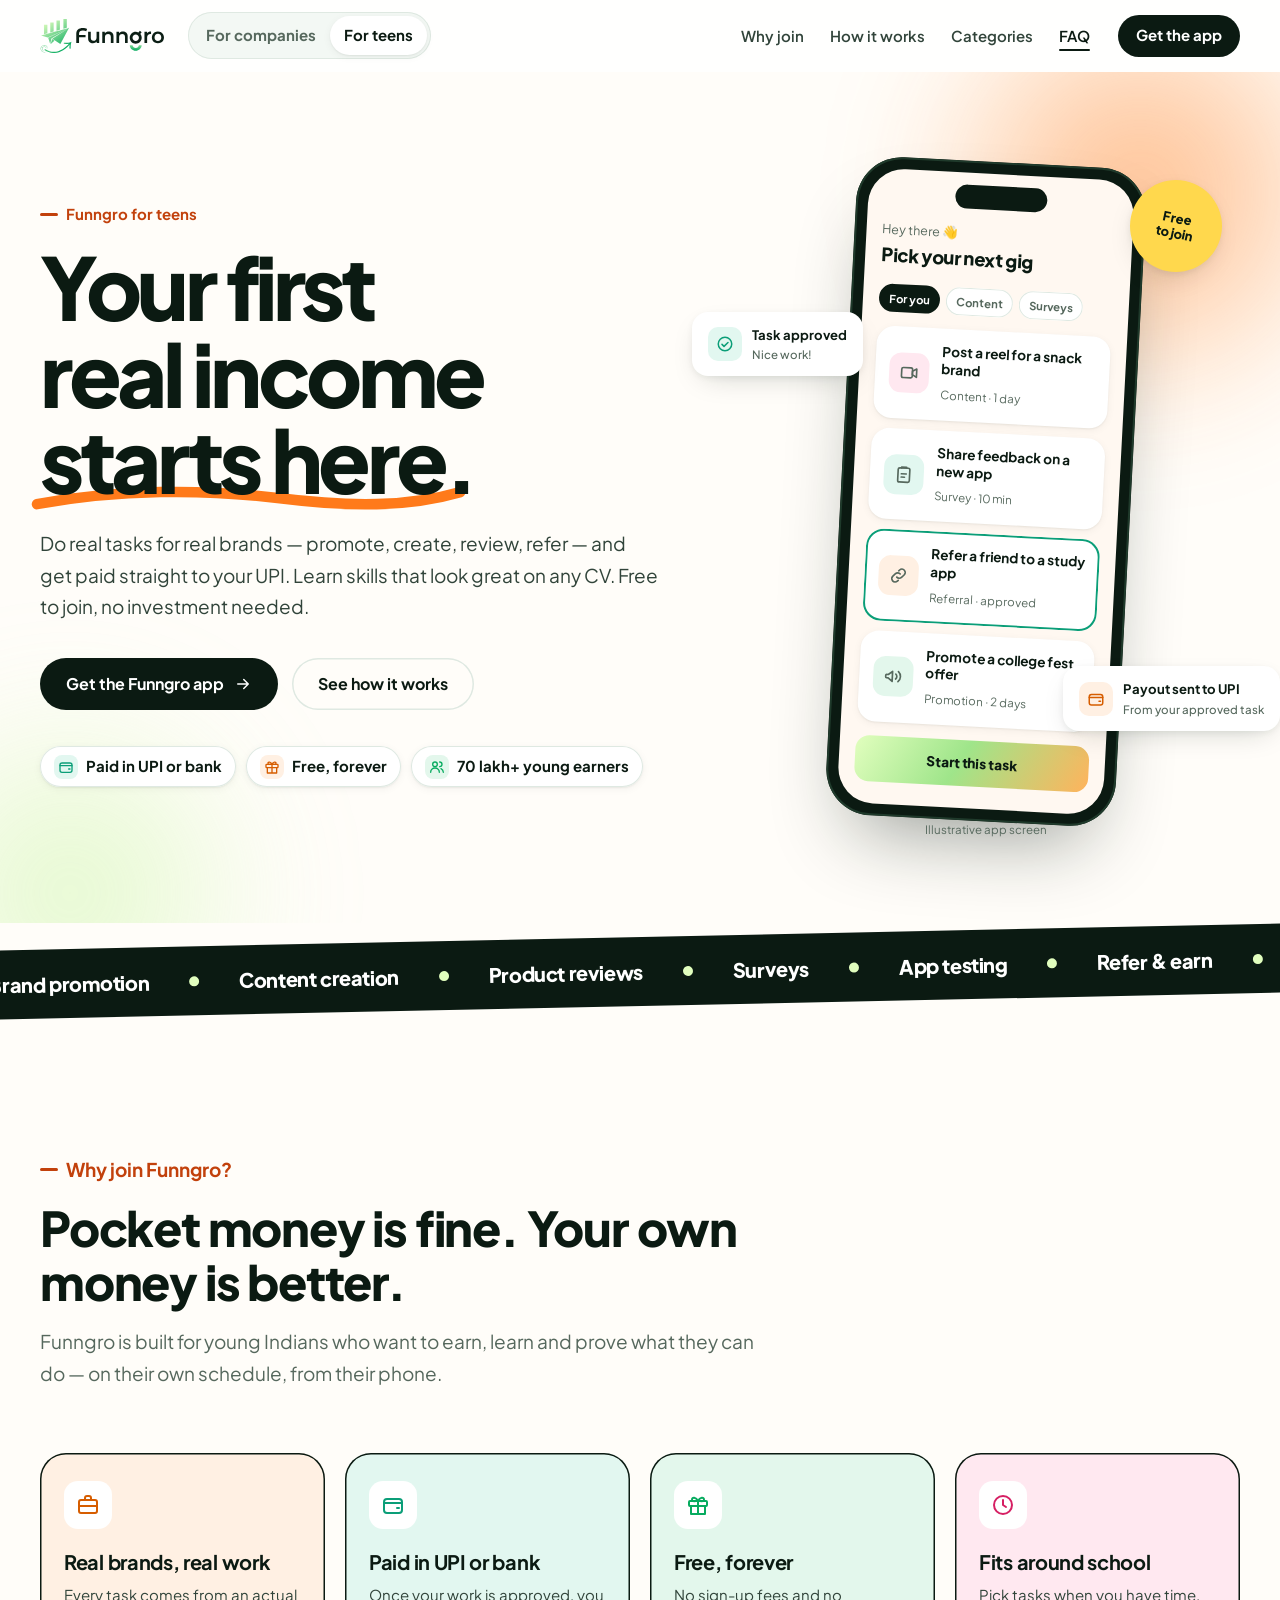
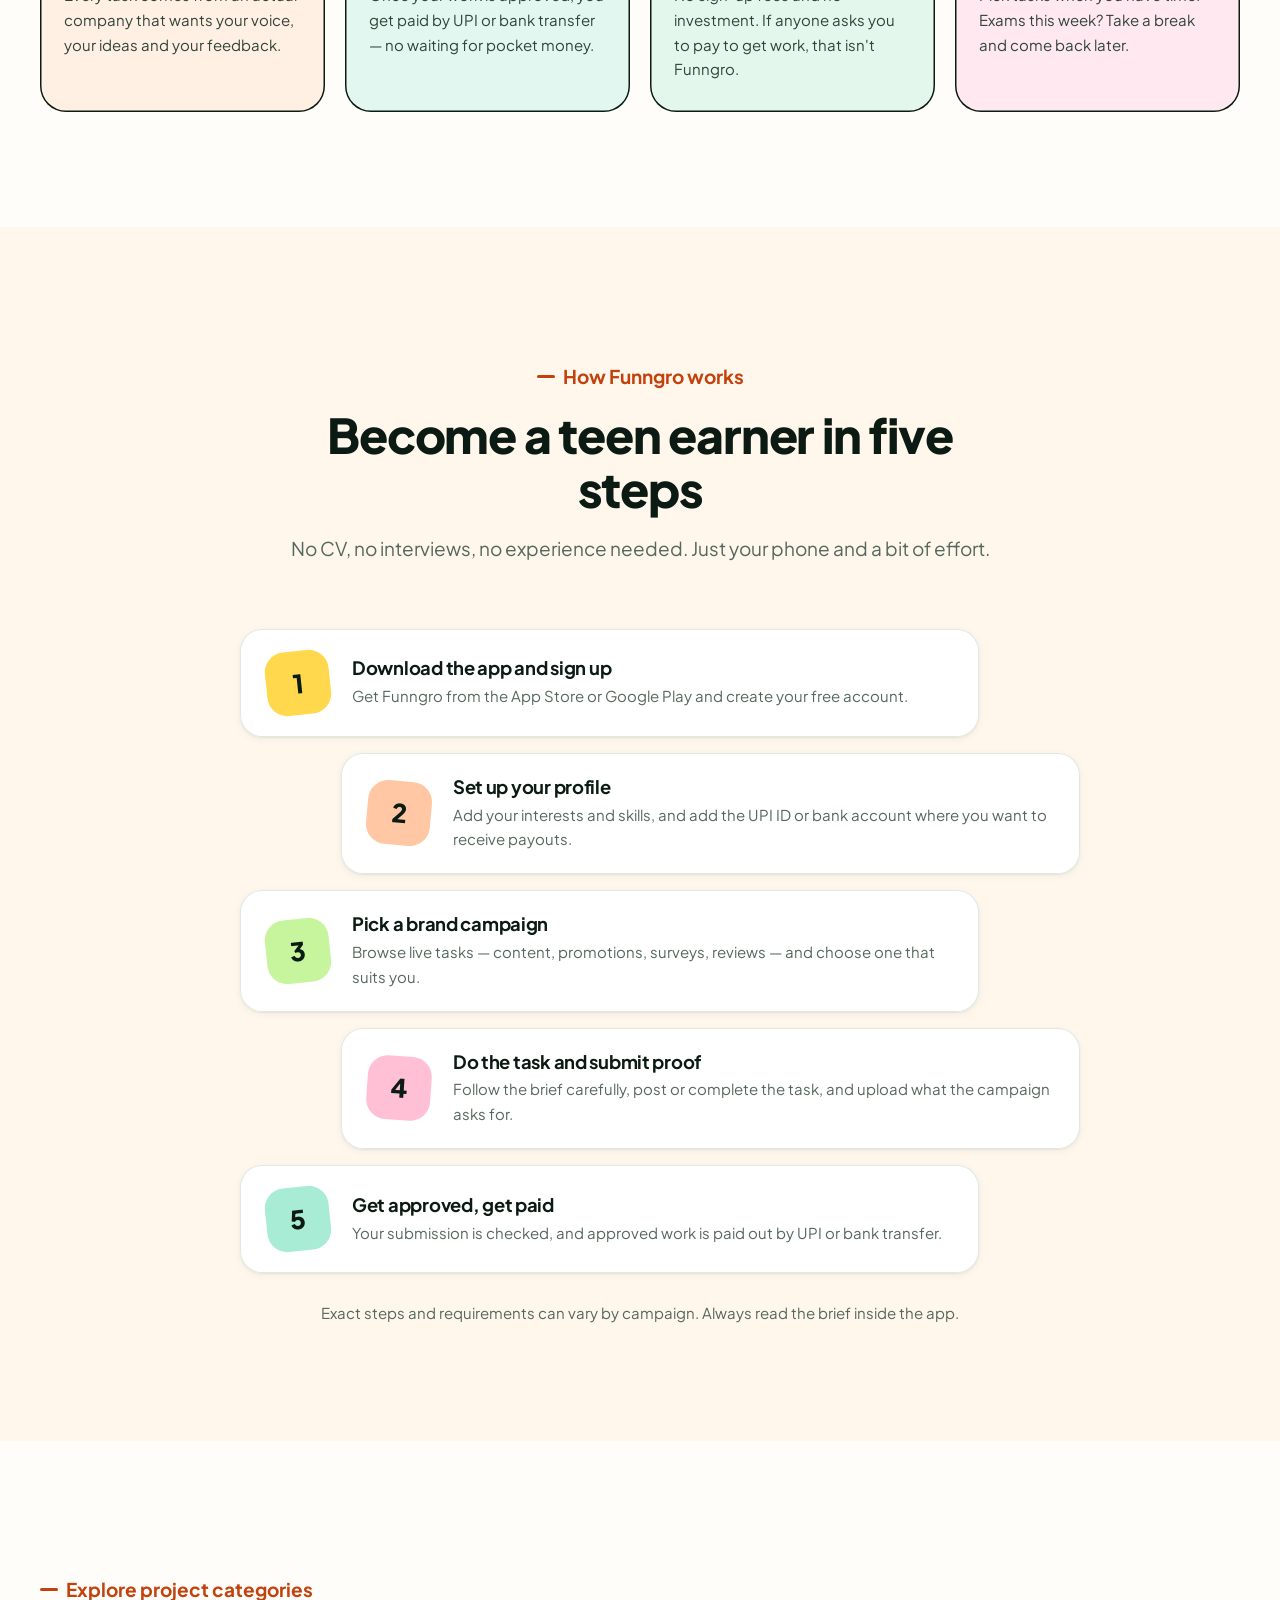
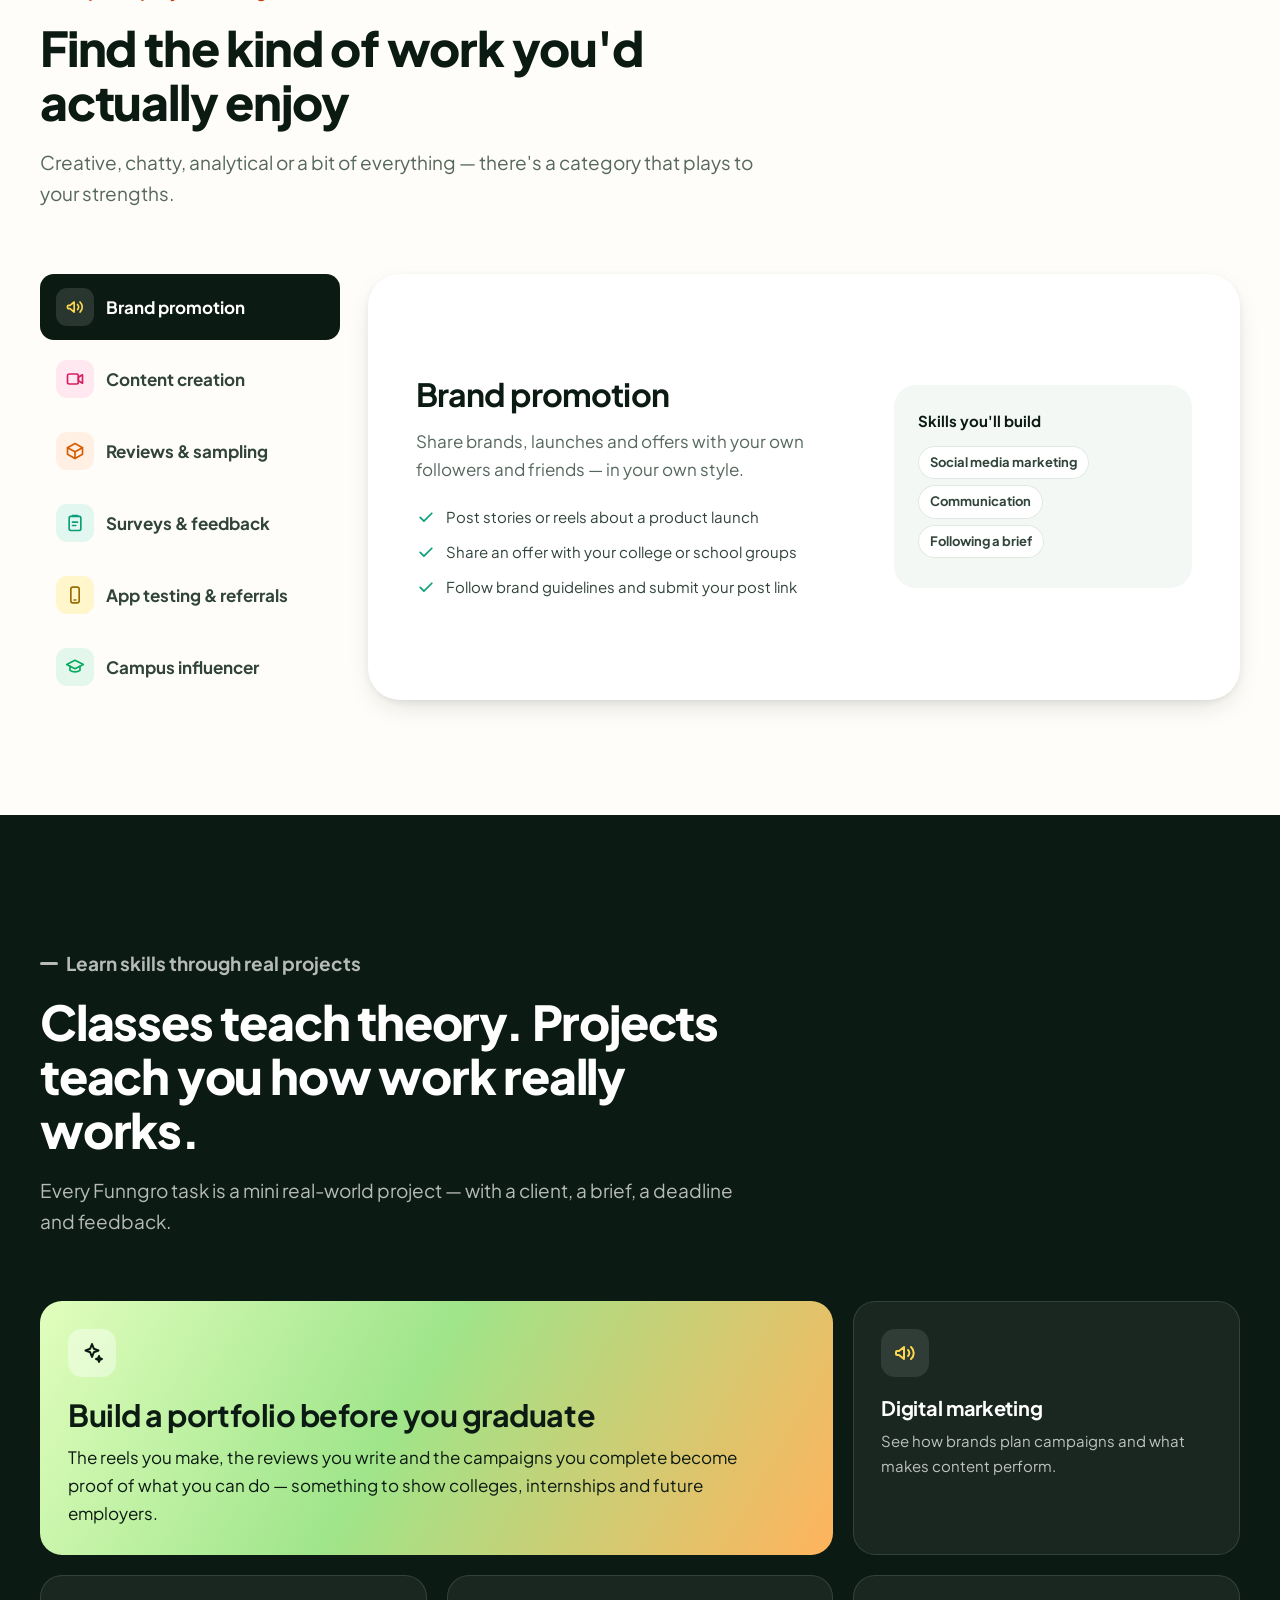
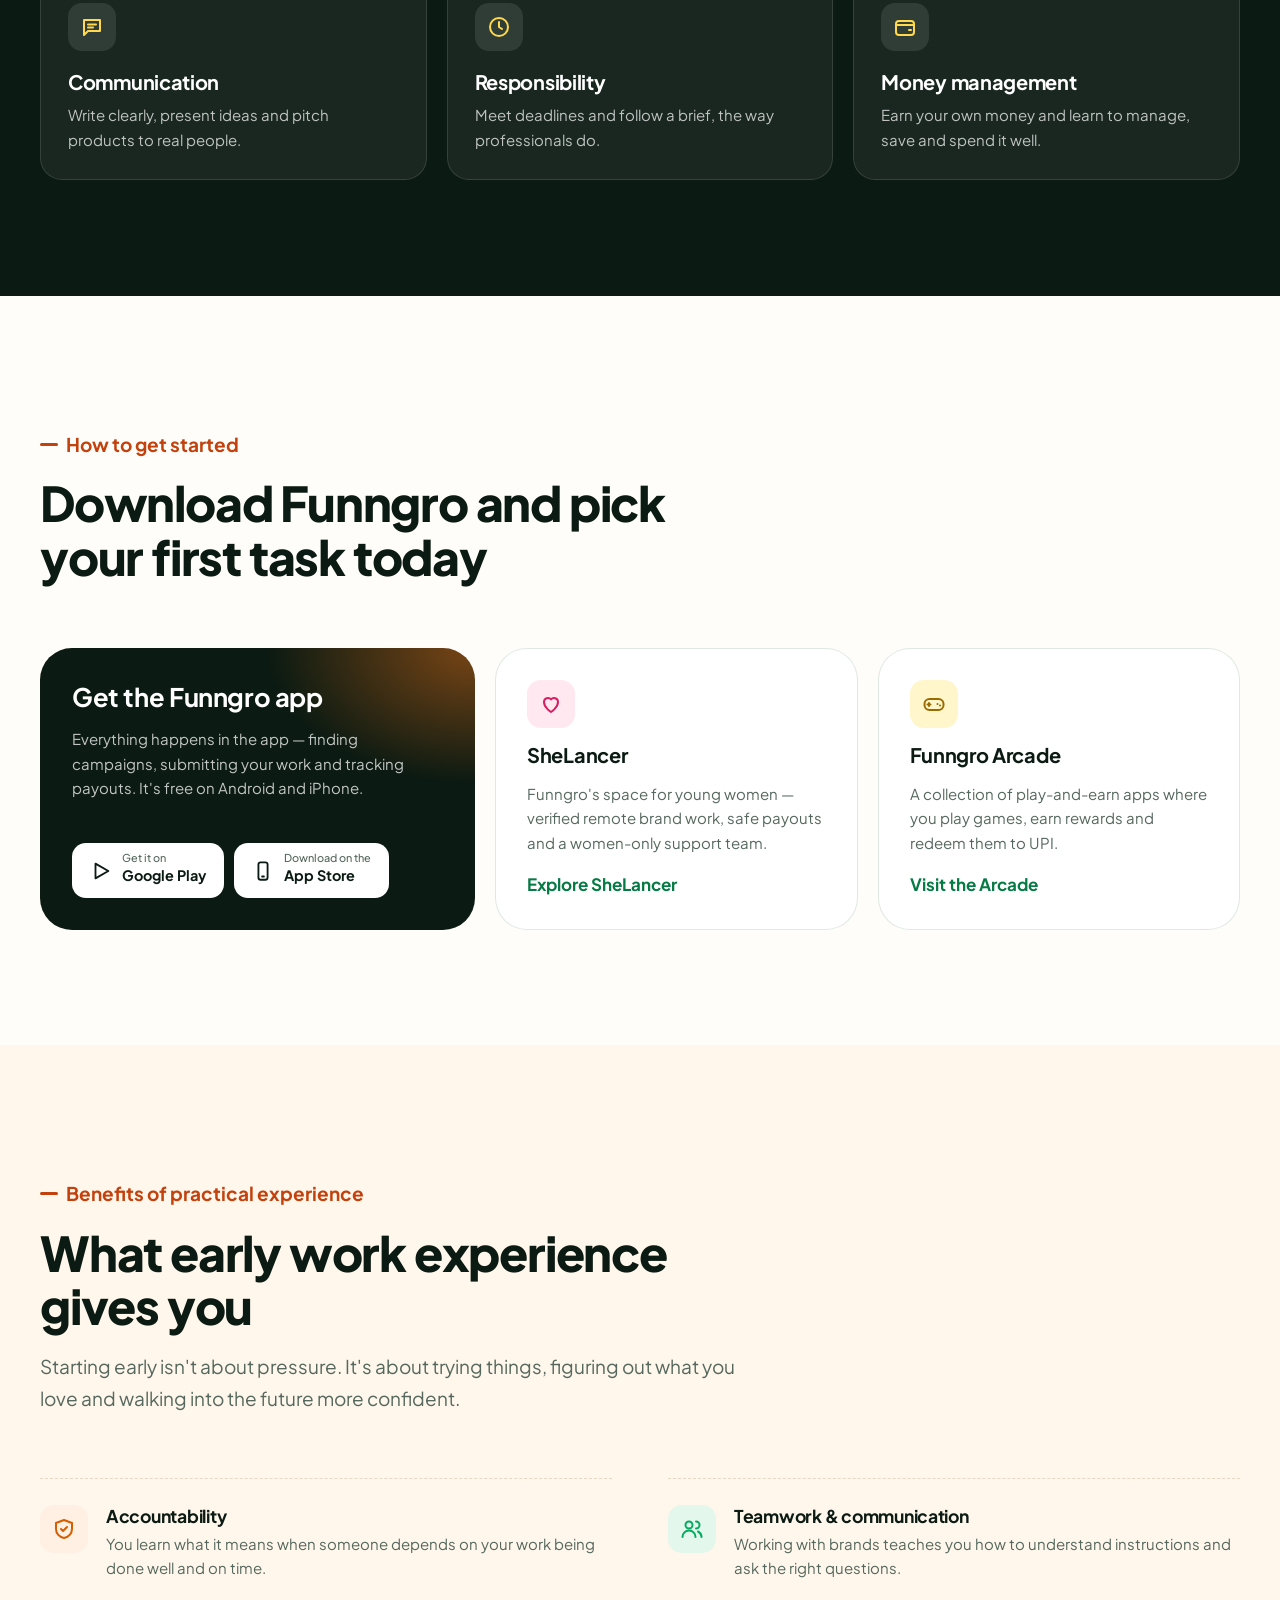
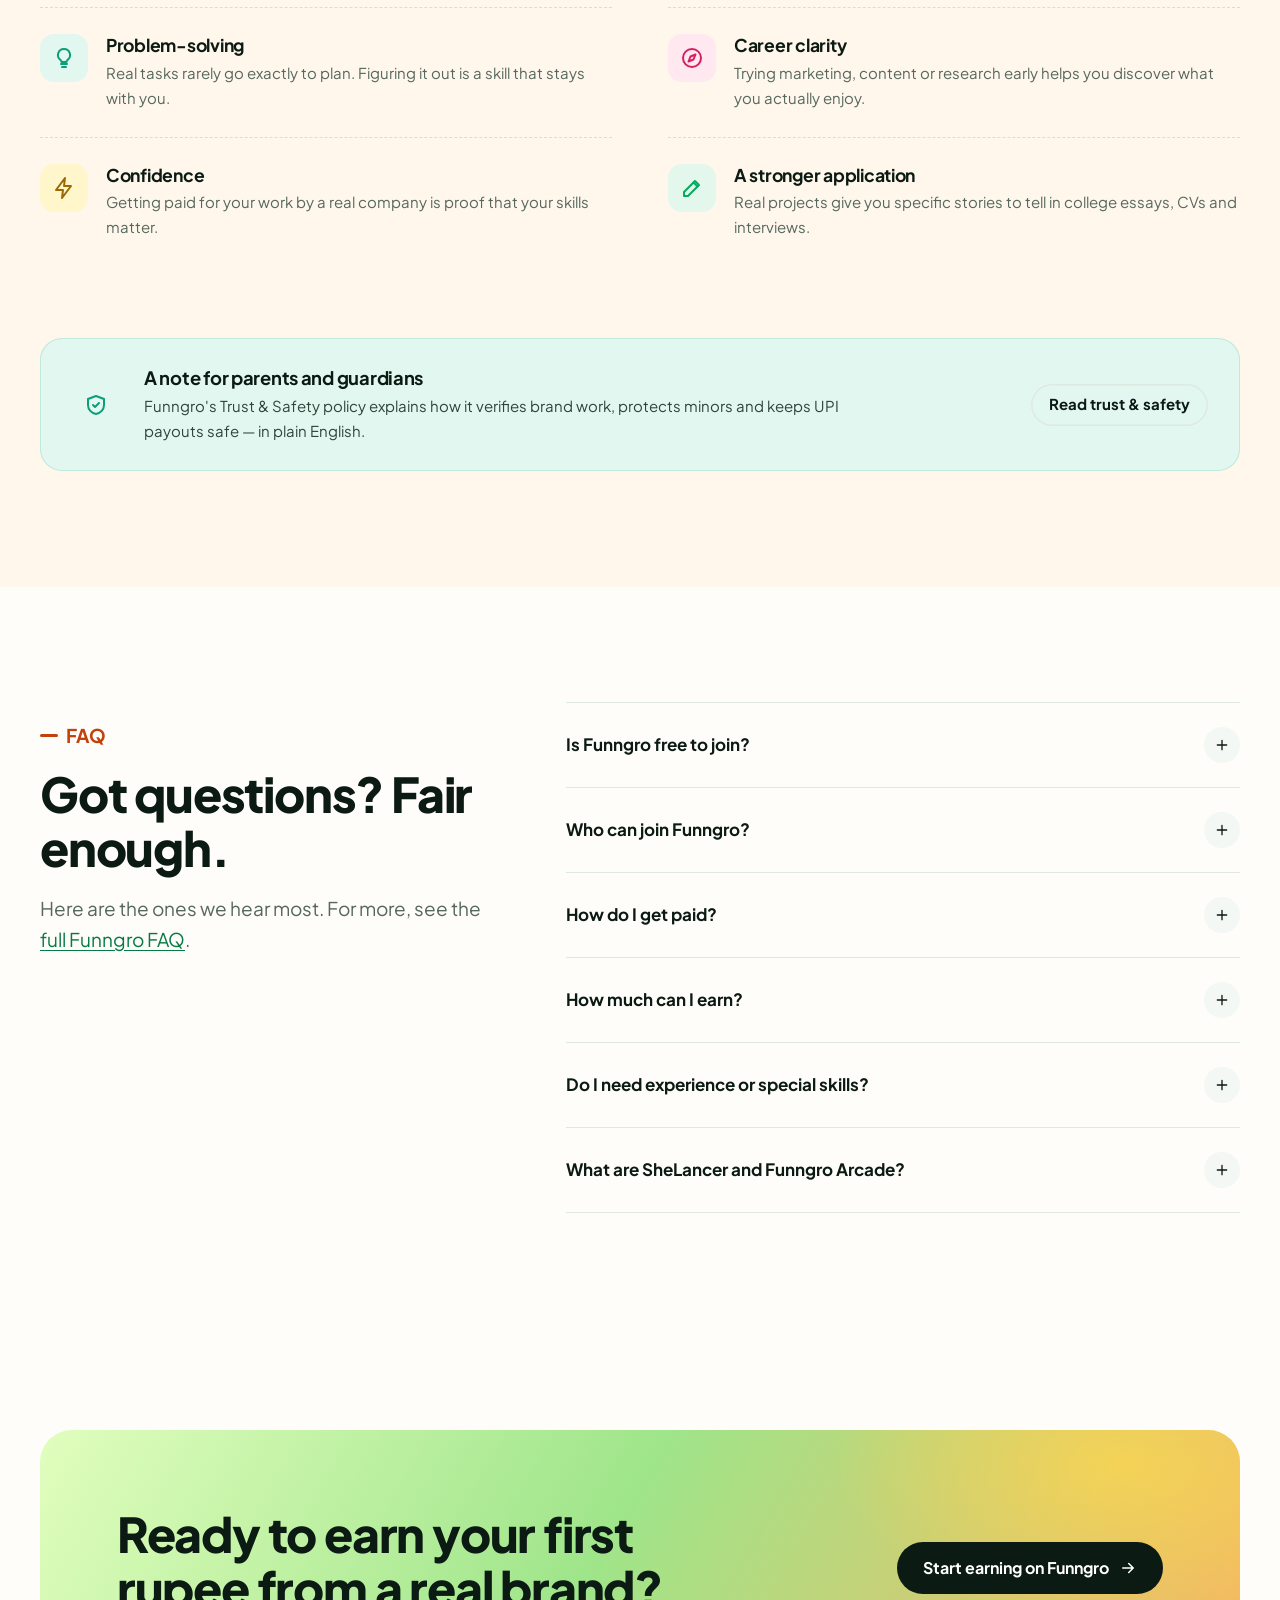
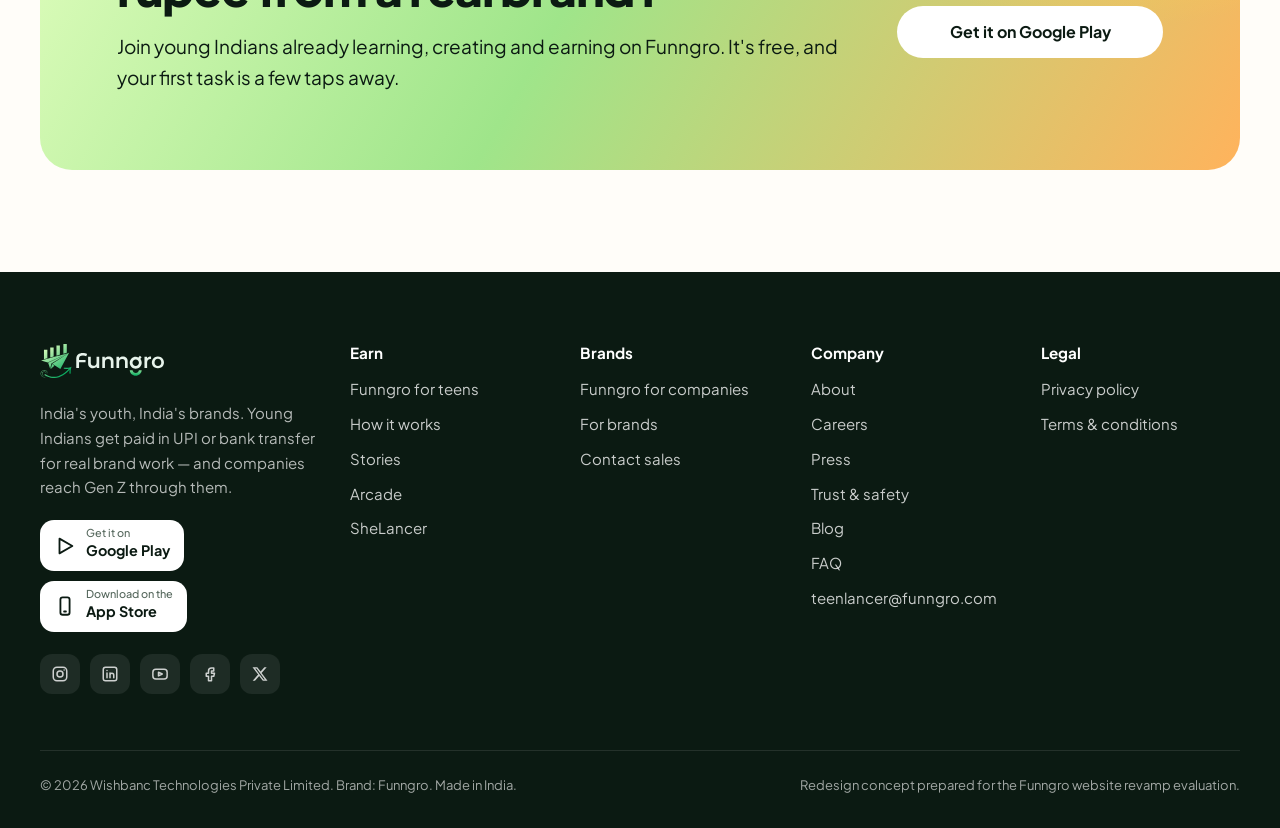
<file: teen.html>
<!DOCTYPE html>
<html lang="en-IN">
<head>
  <meta charset="utf-8">
  <meta name="viewport" content="width=device-width, initial-scale=1">
  <title>Funngro for Teens | Earn Online with Real Brand Tasks</title>
  <meta name="description" content="Do real tasks for real brands — promotions, content, reviews and surveys. Build skills and get paid to UPI. Free to join on Funngro, no investment needed.">
  <meta name="robots" content="index, follow">
  <meta name="theme-color" content="#ff7a1a">
  <link rel="canonical" href="https://maisurii.github.io/funngro-website-revamp/teen.html">

  <!-- Open Graph -->
  <meta property="og:type" content="website">
  <meta property="og:url" content="https://maisurii.github.io/funngro-website-revamp/teen.html">
  <meta property="og:site_name" content="Funngro">
  <meta property="og:locale" content="en_IN">
  <meta property="og:title" content="Funngro for Teens — Your first real income, from real brands">
  <meta property="og:description" content="Promote, create, review and refer for real brands. Learn real skills and get paid to UPI. Free to join.">
  <meta property="og:image" content="https://www.funngro.com/og-image.jpg">
  <meta property="og:image:width" content="1200">
  <meta property="og:image:height" content="630">
  <meta property="og:image:alt" content="Funngro — Earn online with India's biggest brands">

  <!-- Twitter / X -->
  <meta name="twitter:card" content="summary_large_image">
  <meta name="twitter:site" content="@funngroofficial">
  <meta name="twitter:title" content="Funngro for Teens — Your first real income, from real brands">
  <meta name="twitter:description" content="Promote, create, review and refer for real brands. Learn real skills and get paid to UPI.">
  <meta name="twitter:image" content="https://www.funngro.com/og-image.jpg">

  <link rel="icon" href="assets/favicon.svg" type="image/svg+xml">
  <link rel="preconnect" href="https://fonts.googleapis.com">
  <link rel="preconnect" href="https://fonts.gstatic.com" crossorigin>
  <link rel="stylesheet" href="https://fonts.googleapis.com/css2?family=Plus+Jakarta+Sans:wght@400;500;600;700;800&display=swap">
  <link rel="stylesheet" href="css/style.css">
  <script>document.documentElement.classList.add('js');</script>

  <script type="application/ld+json">
  {
    "@context": "https://schema.org",
    "@graph": [
      {
        "@type": "Organization",
        "@id": "https://www.funngro.com/#organization",
        "name": "Funngro",
        "legalName": "Wishbanc Technologies Private Limited",
        "url": "https://www.funngro.com/",
                "email": "teenlancer@funngro.com",
        "sameAs": [
          "https://www.instagram.com/fun.n.gro",
          "https://www.linkedin.com/company/funngro/",
          "https://www.youtube.com/@funngro_India",
          "https://www.facebook.com/funngro/",
          "https://x.com/funngroofficial",
          "https://apps.apple.com/in/app/funngro/id1579361075",
          "https://play.google.com/store/apps/details?id=com.wishbanc.funngro"
        ]
      },
      {
        "@type": "WebPage",
        "name": "Funngro for Teens | Earn Online with Real Brand Tasks",
        "description": "Do real tasks for real brands, build skills and get paid to UPI. Free to join on Funngro.",
        "url": "https://maisurii.github.io/funngro-website-revamp/teen.html",
        "inLanguage": "en-IN",
        "about": { "@id": "https://www.funngro.com/#organization" },
        "audience": { "@type": "PeopleAudience", "suggestedMinAge": 14, "suggestedMaxAge": 25 }
      },
      {
        "@type": "FAQPage",
        "mainEntity": [
          { "@type": "Question", "name": "Is Funngro free to join?",
            "acceptedAnswer": { "@type": "Answer", "text": "Yes. Funngro is free for earners and needs no investment. You never have to pay to get work." } },
          { "@type": "Question", "name": "Who can join Funngro?",
            "acceptedAnswer": { "@type": "Answer", "text": "Funngro's app listing describes the platform as built for young people aged 14 to 25. If you are under 18, read Funngro's trust and safety page and involve a parent or guardian before you start." } },
          { "@type": "Question", "name": "How do I get paid?",
            "acceptedAnswer": { "@type": "Answer", "text": "Earnings are paid by UPI or bank transfer after your submitted work for a campaign is checked and approved." } },
          { "@type": "Question", "name": "How much can I earn?",
            "acceptedAnswer": { "@type": "Answer", "text": "It depends on which campaigns are available, which ones you pick, and how many you complete and get approved. There is no fixed or guaranteed amount." } },
          { "@type": "Question", "name": "Do I need experience or special skills?",
            "acceptedAnswer": { "@type": "Answer", "text": "No. Many tasks only need a smartphone and clear instructions. You build skills as you complete projects." } },
          { "@type": "Question", "name": "What are SheLancer and Funngro Arcade?",
            "acceptedAnswer": { "@type": "Answer", "text": "SheLancer is Funngro's vertical for young women, with verified remote brand work and a women-only support team. Funngro Arcade is a collection of play-and-earn apps where rewards can be redeemed to UPI." } }
        ]
      }
    ]
  }
  </script>
</head>
<body class="teen">
  <a class="skip-link" href="#main">Skip to content</a>
  <header class="site-header">
    <div class="container header-inner">
      <a class="brand" href="index.html" aria-label="Funngro home">
        <img src="assets/funngro-logo-dark.svg" alt="Funngro" width="124" height="34">
      </a>
      <nav class="audience-switch" aria-label="Choose audience"><a href="index.html">For companies</a><a href="teen.html" aria-current="page">For teens</a></nav>
      <button class="nav-toggle" type="button" aria-expanded="false" aria-controls="primary-nav" aria-label="Open menu"><span></span></button>
      <nav class="primary-nav" id="primary-nav" aria-label="Primary">
        <div class="mobile-only"><nav class="audience-switch" aria-label="Choose audience (mobile)"><a href="index.html">For companies</a><a href="teen.html" aria-current="page">For teens</a></nav></div>
        <ul><li><a href="#why">Why join</a></li><li><a href="#how">How it works</a></li><li><a href="#categories">Categories</a></li><li><a href="#faq">FAQ</a></li></ul>
        <a class="btn btn--teen btn--sm" href="#get-started">Get the app</a>
      </nav>
    </div>
  </header>

  <main id="main">
    <!-- ========== HERO ========== -->
    <section class="hero-teen" aria-labelledby="hero-title">
      <div class="container hero-teen__grid">
        <div>
          <p class="kicker">Funngro for teens</p>
          <h1 id="hero-title"><span class="line">Your first</span> <span class="line">real income</span> <span class="line"><span class="scribble">starts here.<svg viewBox="0 0 300 20" preserveAspectRatio="none" aria-hidden="true"><path d="M4 14 C 60 4, 120 4, 170 10 S 260 16, 296 6" fill="none" stroke="currentColor" stroke-width="7" stroke-linecap="round"/></svg></span></span></h1>
          <p class="hero-teen__lede">Do real tasks for real brands — promote, create, review, refer — and get paid straight to your UPI. Learn skills that look great on any CV. Free to join, no investment needed.</p>
          <div class="hero-actions">
            <a class="btn btn--teen" href="#get-started">Get the Funngro app <svg viewBox="0 0 24 24" fill="none" stroke="currentColor" stroke-width="2" stroke-linecap="round" stroke-linejoin="round" aria-hidden="true" focusable="false"><path d="M5 12h14M13 6l6 6-6 6"/></svg></a>
            <a class="btn btn--ghost" href="#how">See how it works</a>
          </div>
          <ul class="chips" aria-label="Highlights">
            <li><span class="icon icon--mint"><svg viewBox="0 0 24 24" fill="none" stroke="currentColor" stroke-width="2" stroke-linecap="round" stroke-linejoin="round" aria-hidden="true" focusable="false"><rect x="3" y="6" width="18" height="14" rx="3"/><path d="M3 10h18"/><path d="M16 15h2"/></svg></span>Paid in UPI or bank</li>
            <li><span class="icon icon--saffron"><svg viewBox="0 0 24 24" fill="none" stroke="currentColor" stroke-width="2" stroke-linecap="round" stroke-linejoin="round" aria-hidden="true" focusable="false"><rect x="3" y="8" width="18" height="5" rx="1"/><path d="M5 13v8h14v-8M12 8v13"/><path d="M12 8c-2-4-6-4-6-1.5S9 8 12 8zM12 8c2-4 6-4 6-1.5S15 8 12 8z"/></svg></span>Free, forever</li>
            <li><span class="icon"><svg viewBox="0 0 24 24" fill="none" stroke="currentColor" stroke-width="2" stroke-linecap="round" stroke-linejoin="round" aria-hidden="true" focusable="false"><circle cx="9" cy="8" r="3.5"/><path d="M2.5 20a6.5 6.5 0 0 1 13 0"/><path d="M16 4.5a3.5 3.5 0 0 1 0 7"/><path d="M18 14.5a6.5 6.5 0 0 1 3.5 5.5"/></svg></span>70 lakh+ young earners</li>
          </ul>
        </div>

        <div class="phone-wrap" role="img" aria-label="Illustration of the Funngro app showing available brand tasks and a payout notification">
          <div class="phone" aria-hidden="true">
            <div class="phone__screen">
              <div class="phone__notch"></div>
              <p class="phone__hello">Hey there 👋</p>
              <p class="phone__title">Pick your next gig</p>
              <div class="phone__tabs"><span>For you</span><span>Content</span><span>Surveys</span></div>
              <div class="gig"><span class="icon icon--pink"><svg viewBox="0 0 24 24" fill="none" stroke="currentColor" stroke-width="2" stroke-linecap="round" stroke-linejoin="round" aria-hidden="true" focusable="false"><rect x="3" y="6" width="13" height="12" rx="2"/><path d="M16 10l5-3v10l-5-3z"/></svg></span><div><b>Post a reel for a snack brand</b><span>Content · 1 day</span></div></div>
              <div class="gig"><span class="icon icon--mint"><svg viewBox="0 0 24 24" fill="none" stroke="currentColor" stroke-width="2" stroke-linecap="round" stroke-linejoin="round" aria-hidden="true" focusable="false"><rect x="5" y="4" width="14" height="17" rx="2"/><path d="M9 4V3h6v1"/><path d="M9 11h6M9 15h4"/></svg></span><div><b>Share feedback on a new app</b><span>Survey · 10 min</span></div></div>
              <div class="gig gig--done"><span class="icon icon--saffron"><svg viewBox="0 0 24 24" fill="none" stroke="currentColor" stroke-width="2" stroke-linecap="round" stroke-linejoin="round" aria-hidden="true" focusable="false"><path d="M10 14a4 4 0 0 0 5.7 0l3-3a4 4 0 0 0-5.7-5.7l-1 1"/><path d="M14 10a4 4 0 0 0-5.7 0l-3 3a4 4 0 0 0 5.7 5.7l1-1"/></svg></span><div><b>Refer a friend to a study app</b><span>Referral · approved</span></div></div>
              <div class="gig"><span class="icon"><svg viewBox="0 0 24 24" fill="none" stroke="currentColor" stroke-width="2" stroke-linecap="round" stroke-linejoin="round" aria-hidden="true" focusable="false"><path d="M3 11v2a1 1 0 0 0 1 1h2l5 4V6L6 10H4a1 1 0 0 0-1 1z"/><path d="M15 9a4 4 0 0 1 0 6"/><path d="M18 6a8 8 0 0 1 0 12"/></svg></span><div><b>Promote a college fest offer</b><span>Promotion · 2 days</span></div></div>
              <span class="phone__cta">Start this task</span>
            </div>
          </div>
          <div class="toast toast--a" aria-hidden="true"><span class="icon icon--mint"><svg viewBox="0 0 24 24" fill="none" stroke="currentColor" stroke-width="2" stroke-linecap="round" stroke-linejoin="round" aria-hidden="true" focusable="false"><circle cx="12" cy="12" r="9"/><path d="M8 12.5l2.7 2.7L16 10"/></svg></span><span>Task approved<small>Nice work!</small></span></div>
          <div class="toast toast--b" aria-hidden="true"><span class="icon icon--saffron"><svg viewBox="0 0 24 24" fill="none" stroke="currentColor" stroke-width="2" stroke-linecap="round" stroke-linejoin="round" aria-hidden="true" focusable="false"><rect x="3" y="6" width="18" height="14" rx="3"/><path d="M3 10h18"/><path d="M16 15h2"/></svg></span><span>Payout sent to UPI<small>From your approved task</small></span></div>
          <span class="sticker" aria-hidden="true">Free<br>to join</span>
          <span class="mock-note" aria-hidden="true">Illustrative app screen</span>
        </div>
      </div>
    </section>

    <div class="marquee-wrap" aria-hidden="true"><div class="marquee">
      <div class="marquee__track">
        <span>Brand promotion</span><span>Content creation</span><span>Product reviews</span><span>Surveys</span><span>App testing</span><span>Refer &amp; earn</span><span>Campus influencer</span>
        <span>Brand promotion</span><span>Content creation</span><span>Product reviews</span><span>Surveys</span><span>App testing</span><span>Refer &amp; earn</span><span>Campus influencer</span>
      </div>
    </div></div>

    <!-- ========== WHY JOIN ========== -->
    <section class="section" id="why" aria-labelledby="why-title">
      <div class="container">
        <div class="section-head reveal">
          <p class="kicker">Why join Funngro?</p>
          <h2 id="why-title">Pocket money is fine. Your own money is better.</h2>
          <p>Funngro is built for young Indians who want to earn, learn and prove what they can do — on their own schedule, from their phone.</p>
        </div>
        <div class="reasons">
          <article class="reason reveal"><span class="icon icon--saffron"><svg viewBox="0 0 24 24" fill="none" stroke="currentColor" stroke-width="2" stroke-linecap="round" stroke-linejoin="round" aria-hidden="true" focusable="false"><rect x="3" y="7" width="18" height="13" rx="2"/><path d="M9 7V5a2 2 0 0 1 2-2h2a2 2 0 0 1 2 2v2M3 13h18"/></svg></span><h3>Real brands, real work</h3><p>Every task comes from an actual company that wants your voice, your ideas and your feedback.</p></article>
          <article class="reason reveal" style="--d:.06s"><span class="icon icon--mint"><svg viewBox="0 0 24 24" fill="none" stroke="currentColor" stroke-width="2" stroke-linecap="round" stroke-linejoin="round" aria-hidden="true" focusable="false"><rect x="3" y="6" width="18" height="14" rx="3"/><path d="M3 10h18"/><path d="M16 15h2"/></svg></span><h3>Paid in UPI or bank</h3><p>Once your work is approved, you get paid by UPI or bank transfer — no waiting for pocket money.</p></article>
          <article class="reason reveal" style="--d:.12s"><span class="icon"><svg viewBox="0 0 24 24" fill="none" stroke="currentColor" stroke-width="2" stroke-linecap="round" stroke-linejoin="round" aria-hidden="true" focusable="false"><rect x="3" y="8" width="18" height="5" rx="1"/><path d="M5 13v8h14v-8M12 8v13"/><path d="M12 8c-2-4-6-4-6-1.5S9 8 12 8zM12 8c2-4 6-4 6-1.5S15 8 12 8z"/></svg></span><h3>Free, forever</h3><p>No sign-up fees and no investment. If anyone asks you to pay to get work, that isn't Funngro.</p></article>
          <article class="reason reveal" style="--d:.18s"><span class="icon icon--pink"><svg viewBox="0 0 24 24" fill="none" stroke="currentColor" stroke-width="2" stroke-linecap="round" stroke-linejoin="round" aria-hidden="true" focusable="false"><circle cx="12" cy="12" r="9"/><path d="M12 7v5l3 2"/></svg></span><h3>Fits around school</h3><p>Pick tasks when you have time. Exams this week? Take a break and come back later.</p></article>
        </div>
      </div>
    </section>

    <!-- ========== HOW IT WORKS ========== -->
    <section class="section section--paper" id="how" aria-labelledby="how-title">
      <div class="container">
        <div class="section-head section-head--center reveal">
          <p class="kicker">How Funngro works</p>
          <h2 id="how-title">Become a teen earner in five steps</h2>
          <p>No CV, no interviews, no experience needed. Just your phone and a bit of effort.</p>
        </div>
        <ol class="path">
          <li class="reveal"><span class="path__num" aria-hidden="true">1</span><div><h3>Download the app and sign up</h3><p>Get Funngro from the App Store or Google Play and create your free account.</p></div></li>
          <li class="reveal"><span class="path__num" aria-hidden="true">2</span><div><h3>Set up your profile</h3><p>Add your interests and skills, and add the UPI ID or bank account where you want to receive payouts.</p></div></li>
          <li class="reveal"><span class="path__num" aria-hidden="true">3</span><div><h3>Pick a brand campaign</h3><p>Browse live tasks — content, promotions, surveys, reviews — and choose one that suits you.</p></div></li>
          <li class="reveal"><span class="path__num" aria-hidden="true">4</span><div><h3>Do the task and submit proof</h3><p>Follow the brief carefully, post or complete the task, and upload what the campaign asks for.</p></div></li>
          <li class="reveal"><span class="path__num" aria-hidden="true">5</span><div><h3>Get approved, get paid</h3><p>Your submission is checked, and approved work is paid out by UPI or bank transfer.</p></div></li>
        </ol>
        <p class="path-note">Exact steps and requirements can vary by campaign. Always read the brief inside the app.</p>
      </div>
    </section>

    <!-- ========== CATEGORIES ========== -->
    <section class="section" id="categories" aria-labelledby="cat-title">
      <div class="container">
        <div class="section-head reveal">
          <p class="kicker">Explore project categories</p>
          <h2 id="cat-title">Find the kind of work you'd actually enjoy</h2>
          <p>Creative, chatty, analytical or a bit of everything — there's a category that plays to your strengths.</p>
        </div>

        <div class="explorer">
          <div class="explorer__tabs" role="tablist" aria-label="Project categories">
            <button class="explorer__tab" role="tab" id="tab-promo" aria-controls="panel-promo" aria-selected="true" type="button"><span class="icon"><svg viewBox="0 0 24 24" fill="none" stroke="currentColor" stroke-width="2" stroke-linecap="round" stroke-linejoin="round" aria-hidden="true" focusable="false"><path d="M3 11v2a1 1 0 0 0 1 1h2l5 4V6L6 10H4a1 1 0 0 0-1 1z"/><path d="M15 9a4 4 0 0 1 0 6"/><path d="M18 6a8 8 0 0 1 0 12"/></svg></span>Brand promotion</button>
            <button class="explorer__tab" role="tab" id="tab-content" aria-controls="panel-content" aria-selected="false" tabindex="-1" type="button"><span class="icon icon--pink"><svg viewBox="0 0 24 24" fill="none" stroke="currentColor" stroke-width="2" stroke-linecap="round" stroke-linejoin="round" aria-hidden="true" focusable="false"><rect x="3" y="6" width="13" height="12" rx="2"/><path d="M16 10l5-3v10l-5-3z"/></svg></span>Content creation</button>
            <button class="explorer__tab" role="tab" id="tab-review" aria-controls="panel-review" aria-selected="false" tabindex="-1" type="button"><span class="icon icon--saffron"><svg viewBox="0 0 24 24" fill="none" stroke="currentColor" stroke-width="2" stroke-linecap="round" stroke-linejoin="round" aria-hidden="true" focusable="false"><path d="M21 8l-9-5-9 5 9 5 9-5z"/><path d="M3 8v8l9 5 9-5V8"/><path d="M12 13v8"/></svg></span>Reviews &amp; sampling</button>
            <button class="explorer__tab" role="tab" id="tab-survey" aria-controls="panel-survey" aria-selected="false" tabindex="-1" type="button"><span class="icon icon--mint"><svg viewBox="0 0 24 24" fill="none" stroke="currentColor" stroke-width="2" stroke-linecap="round" stroke-linejoin="round" aria-hidden="true" focusable="false"><rect x="5" y="4" width="14" height="17" rx="2"/><path d="M9 4V3h6v1"/><path d="M9 11h6M9 15h4"/></svg></span>Surveys &amp; feedback</button>
            <button class="explorer__tab" role="tab" id="tab-app" aria-controls="panel-app" aria-selected="false" tabindex="-1" type="button"><span class="icon icon--sun"><svg viewBox="0 0 24 24" fill="none" stroke="currentColor" stroke-width="2" stroke-linecap="round" stroke-linejoin="round" aria-hidden="true" focusable="false"><rect x="7" y="2.5" width="10" height="19" rx="2.5"/><path d="M11 18h2"/></svg></span>App testing &amp; referrals</button>
            <button class="explorer__tab" role="tab" id="tab-campus" aria-controls="panel-campus" aria-selected="false" tabindex="-1" type="button"><span class="icon"><svg viewBox="0 0 24 24" fill="none" stroke="currentColor" stroke-width="2" stroke-linecap="round" stroke-linejoin="round" aria-hidden="true" focusable="false"><path d="M2 9l10-5 10 5-10 5z"/><path d="M6 11v5c3 2.5 9 2.5 12 0v-5"/></svg></span>Campus influencer</button>
          </div>

          <div class="explorer__panel" role="tabpanel" id="panel-promo" aria-labelledby="tab-promo" tabindex="0">
            <div>
              <h3>Brand promotion</h3>
              <p>Share brands, launches and offers with your own followers and friends — in your own style.</p>
              <ul>
                <li><svg viewBox="0 0 24 24" fill="none" stroke="currentColor" stroke-width="2" stroke-linecap="round" stroke-linejoin="round" aria-hidden="true" focusable="false"><path d="M5 12.5l4.5 4.5L19 7.5"/></svg>Post stories or reels about a product launch</li>
                <li><svg viewBox="0 0 24 24" fill="none" stroke="currentColor" stroke-width="2" stroke-linecap="round" stroke-linejoin="round" aria-hidden="true" focusable="false"><path d="M5 12.5l4.5 4.5L19 7.5"/></svg>Share an offer with your college or school groups</li>
                <li><svg viewBox="0 0 24 24" fill="none" stroke="currentColor" stroke-width="2" stroke-linecap="round" stroke-linejoin="round" aria-hidden="true" focusable="false"><path d="M5 12.5l4.5 4.5L19 7.5"/></svg>Follow brand guidelines and submit your post link</li>
              </ul>
            </div>
            <div class="skill-badge"><b>Skills you'll build</b><div><span>Social media marketing</span><span>Communication</span><span>Following a brief</span></div></div>
          </div>
          <div class="explorer__panel" role="tabpanel" id="panel-content" aria-labelledby="tab-content" tabindex="0" hidden>
            <div>
              <h3>Content creation</h3>
              <p>Make reels, posts, memes and short write-ups that brands can learn from and use.</p>
              <ul>
                <li><svg viewBox="0 0 24 24" fill="none" stroke="currentColor" stroke-width="2" stroke-linecap="round" stroke-linejoin="round" aria-hidden="true" focusable="false"><path d="M5 12.5l4.5 4.5L19 7.5"/></svg>Create a short video showing how you use a product</li>
                <li><svg viewBox="0 0 24 24" fill="none" stroke="currentColor" stroke-width="2" stroke-linecap="round" stroke-linejoin="round" aria-hidden="true" focusable="false"><path d="M5 12.5l4.5 4.5L19 7.5"/></svg>Design a meme or carousel for a brand's audience</li>
                <li><svg viewBox="0 0 24 24" fill="none" stroke="currentColor" stroke-width="2" stroke-linecap="round" stroke-linejoin="round" aria-hidden="true" focusable="false"><path d="M5 12.5l4.5 4.5L19 7.5"/></svg>Write a caption, blog post or short story</li>
              </ul>
            </div>
            <div class="skill-badge"><b>Skills you'll build</b><div><span>Video editing</span><span>Copywriting</span><span>Creative thinking</span></div></div>
          </div>
          <div class="explorer__panel" role="tabpanel" id="panel-review" aria-labelledby="tab-review" tabindex="0" hidden>
            <div>
              <h3>Reviews &amp; product sampling</h3>
              <p>Try products before everyone else and tell brands honestly what you think.</p>
              <ul>
                <li><svg viewBox="0 0 24 24" fill="none" stroke="currentColor" stroke-width="2" stroke-linecap="round" stroke-linejoin="round" aria-hidden="true" focusable="false"><path d="M5 12.5l4.5 4.5L19 7.5"/></svg>Test a product sample and write a review</li>
                <li><svg viewBox="0 0 24 24" fill="none" stroke="currentColor" stroke-width="2" stroke-linecap="round" stroke-linejoin="round" aria-hidden="true" focusable="false"><path d="M5 12.5l4.5 4.5L19 7.5"/></svg>Record an unboxing or first-impression video</li>
                <li><svg viewBox="0 0 24 24" fill="none" stroke="currentColor" stroke-width="2" stroke-linecap="round" stroke-linejoin="round" aria-hidden="true" focusable="false"><path d="M5 12.5l4.5 4.5L19 7.5"/></svg>Compare a product with what you use today</li>
              </ul>
            </div>
            <div class="skill-badge"><b>Skills you'll build</b><div><span>Critical thinking</span><span>Honest feedback</span><span>Writing</span></div></div>
          </div>
          <div class="explorer__panel" role="tabpanel" id="panel-survey" aria-labelledby="tab-survey" tabindex="0" hidden>
            <div>
              <h3>Surveys &amp; feedback</h3>
              <p>Brands want to know what young India thinks. Quick tasks that fit into a free period.</p>
              <ul>
                <li><svg viewBox="0 0 24 24" fill="none" stroke="currentColor" stroke-width="2" stroke-linecap="round" stroke-linejoin="round" aria-hidden="true" focusable="false"><path d="M5 12.5l4.5 4.5L19 7.5"/></svg>Answer questions about your habits and preferences</li>
                <li><svg viewBox="0 0 24 24" fill="none" stroke="currentColor" stroke-width="2" stroke-linecap="round" stroke-linejoin="round" aria-hidden="true" focusable="false"><path d="M5 12.5l4.5 4.5L19 7.5"/></svg>Give feedback on an ad, a logo or a product idea</li>
                <li><svg viewBox="0 0 24 24" fill="none" stroke="currentColor" stroke-width="2" stroke-linecap="round" stroke-linejoin="round" aria-hidden="true" focusable="false"><path d="M5 12.5l4.5 4.5L19 7.5"/></svg>Share what would make you choose one brand over another</li>
              </ul>
            </div>
            <div class="skill-badge"><b>Skills you'll build</b><div><span>Market research</span><span>Attention to detail</span><span>Clear opinions</span></div></div>
          </div>
          <div class="explorer__panel" role="tabpanel" id="panel-app" aria-labelledby="tab-app" tabindex="0" hidden>
            <div>
              <h3>App testing &amp; referrals</h3>
              <p>Explore new apps and games, report what works, and invite friends who'd find them useful.</p>
              <ul>
                <li><svg viewBox="0 0 24 24" fill="none" stroke="currentColor" stroke-width="2" stroke-linecap="round" stroke-linejoin="round" aria-hidden="true" focusable="false"><path d="M5 12.5l4.5 4.5L19 7.5"/></svg>Install an app, complete sign-up and report bugs</li>
                <li><svg viewBox="0 0 24 24" fill="none" stroke="currentColor" stroke-width="2" stroke-linecap="round" stroke-linejoin="round" aria-hidden="true" focusable="false"><path d="M5 12.5l4.5 4.5L19 7.5"/></svg>Rate how easy an app is to use</li>
                <li><svg viewBox="0 0 24 24" fill="none" stroke="currentColor" stroke-width="2" stroke-linecap="round" stroke-linejoin="round" aria-hidden="true" focusable="false"><path d="M5 12.5l4.5 4.5L19 7.5"/></svg>Refer friends with your personal link</li>
              </ul>
            </div>
            <div class="skill-badge"><b>Skills you'll build</b><div><span>Product thinking</span><span>Testing</span><span>Networking</span></div></div>
          </div>
          <div class="explorer__panel" role="tabpanel" id="panel-campus" aria-labelledby="tab-campus" tabindex="0" hidden>
            <div>
              <h3>Campus influencer</h3>
              <p>Represent brands at your college and become the go-to person for new launches.</p>
              <ul>
                <li><svg viewBox="0 0 24 24" fill="none" stroke="currentColor" stroke-width="2" stroke-linecap="round" stroke-linejoin="round" aria-hidden="true" focusable="false"><path d="M5 12.5l4.5 4.5L19 7.5"/></svg>Spread the word about a brand among classmates</li>
                <li><svg viewBox="0 0 24 24" fill="none" stroke="currentColor" stroke-width="2" stroke-linecap="round" stroke-linejoin="round" aria-hidden="true" focusable="false"><path d="M5 12.5l4.5 4.5L19 7.5"/></svg>Help run activations at college events</li>
                <li><svg viewBox="0 0 24 24" fill="none" stroke="currentColor" stroke-width="2" stroke-linecap="round" stroke-linejoin="round" aria-hidden="true" focusable="false"><path d="M5 12.5l4.5 4.5L19 7.5"/></svg>Share photos and feedback from the ground</li>
              </ul>
            </div>
            <div class="skill-badge"><b>Skills you'll build</b><div><span>Leadership</span><span>Public speaking</span><span>Event planning</span></div></div>
          </div>
        </div>
      </div>
    </section>

    <!-- ========== LEARN SKILLS ========== -->
    <section class="section section--ink" id="skills" aria-labelledby="skills-title">
      <div class="container">
        <div class="section-head reveal">
          <p class="kicker">Learn skills through real projects</p>
          <h2 id="skills-title">Classes teach theory. Projects teach you how work really works.</h2>
          <p>Every Funngro task is a mini real-world project — with a client, a brief, a deadline and feedback.</p>
        </div>
        <div class="skills-board">
          <article class="skill-card skill-card--big reveal">
            <span class="icon"><svg viewBox="0 0 24 24" fill="none" stroke="currentColor" stroke-width="2" stroke-linecap="round" stroke-linejoin="round" aria-hidden="true" focusable="false"><path d="M12 3l1.8 4.7 4.7 1.8-4.7 1.8L12 16l-1.8-4.7-4.7-1.8 4.7-1.8z"/><path d="M19 15l.8 2.2L22 18l-2.2.8L19 21l-.8-2.2L16 18l2.2-.8z"/></svg></span>
            <h3>Build a portfolio before you graduate</h3>
            <p>The reels you make, the reviews you write and the campaigns you complete become proof of what you can do — something to show colleges, internships and future employers.</p>
          </article>
          <article class="skill-card reveal" style="--d:.06s"><span class="icon"><svg viewBox="0 0 24 24" fill="none" stroke="currentColor" stroke-width="2" stroke-linecap="round" stroke-linejoin="round" aria-hidden="true" focusable="false"><path d="M3 11v2a1 1 0 0 0 1 1h2l5 4V6L6 10H4a1 1 0 0 0-1 1z"/><path d="M15 9a4 4 0 0 1 0 6"/><path d="M18 6a8 8 0 0 1 0 12"/></svg></span><h3>Digital marketing</h3><p>See how brands plan campaigns and what makes content perform.</p></article>
          <article class="skill-card reveal"><span class="icon"><svg viewBox="0 0 24 24" fill="none" stroke="currentColor" stroke-width="2" stroke-linecap="round" stroke-linejoin="round" aria-hidden="true" focusable="false"><path d="M4 5h16v11H8l-4 4z"/><path d="M8 9.5h8M8 12.5h5"/></svg></span><h3>Communication</h3><p>Write clearly, present ideas and pitch products to real people.</p></article>
          <article class="skill-card reveal" style="--d:.06s"><span class="icon"><svg viewBox="0 0 24 24" fill="none" stroke="currentColor" stroke-width="2" stroke-linecap="round" stroke-linejoin="round" aria-hidden="true" focusable="false"><circle cx="12" cy="12" r="9"/><path d="M12 7v5l3 2"/></svg></span><h3>Responsibility</h3><p>Meet deadlines and follow a brief, the way professionals do.</p></article>
          <article class="skill-card reveal" style="--d:.12s"><span class="icon"><svg viewBox="0 0 24 24" fill="none" stroke="currentColor" stroke-width="2" stroke-linecap="round" stroke-linejoin="round" aria-hidden="true" focusable="false"><rect x="3" y="6" width="18" height="14" rx="3"/><path d="M3 10h18"/><path d="M16 15h2"/></svg></span><h3>Money management</h3><p>Earn your own money and learn to manage, save and spend it well.</p></article>
        </div>
      </div>
    </section>

    <!-- ========== GET STARTED ========== -->
    <section class="section" id="get-started" aria-labelledby="start-title">
      <div class="container">
        <div class="section-head reveal">
          <p class="kicker">How to get started</p>
          <h2 id="start-title">Download Funngro and pick your first task today</h2>
        </div>
        <div class="start-grid">
          <article class="start-card start-card--main reveal">
            <h3>Get the Funngro app</h3>
            <p>Everything happens in the app — finding campaigns, submitting your work and tracking payouts. It's free on Android and iPhone.</p>
            <div class="store-buttons">
              <a class="store-btn" href="https://play.google.com/store/apps/details?id=com.wishbanc.funngro" rel="noopener"><svg viewBox="0 0 24 24" fill="none" stroke="currentColor" stroke-width="2" stroke-linecap="round" stroke-linejoin="round" aria-hidden="true" focusable="false"><path d="M6 4l14 8-14 8z"/></svg><span><small>Get it on</small>Google Play</span></a>
              <a class="store-btn" href="https://apps.apple.com/in/app/funngro/id1579361075" rel="noopener"><svg viewBox="0 0 24 24" fill="none" stroke="currentColor" stroke-width="2" stroke-linecap="round" stroke-linejoin="round" aria-hidden="true" focusable="false"><rect x="7" y="2.5" width="10" height="19" rx="2.5"/><path d="M11 18h2"/></svg><span><small>Download on the</small>App Store</span></a>
            </div>
          </article>
          <article class="start-card reveal" style="--d:.06s">
            <span class="icon icon--pink"><svg viewBox="0 0 24 24" fill="none" stroke="currentColor" stroke-width="2" stroke-linecap="round" stroke-linejoin="round" aria-hidden="true" focusable="false"><path d="M12 20s-7-4.4-7-10a4 4 0 0 1 7-2.6A4 4 0 0 1 19 10c0 5.6-7 10-7 10z"/></svg></span>
            <h3>SheLancer</h3>
            <p>Funngro's space for young women — verified remote brand work, safe payouts and a women-only support team.</p>
            <a class="text-link" href="https://www.funngro.com/shelancer">Explore SheLancer</a>
          </article>
          <article class="start-card reveal" style="--d:.12s">
            <span class="icon icon--sun"><svg viewBox="0 0 24 24" fill="none" stroke="currentColor" stroke-width="2" stroke-linecap="round" stroke-linejoin="round" aria-hidden="true" focusable="false"><rect x="2.5" y="7" width="19" height="11" rx="5"/><path d="M7 11v3M5.5 12.5h3M15.5 12h.01M18 13.5h.01"/></svg></span>
            <h3>Funngro Arcade</h3>
            <p>A collection of play-and-earn apps where you play games, earn rewards and redeem them to UPI.</p>
            <a class="text-link" href="https://www.funngro.com/arcade">Visit the Arcade</a>
          </article>
        </div>
      </div>
    </section>

    <!-- ========== BENEFITS OF EXPERIENCE ========== -->
    <section class="section section--paper" id="benefits" aria-labelledby="benefits-title">
      <div class="container">
        <div class="section-head reveal">
          <p class="kicker">Benefits of practical experience</p>
          <h2 id="benefits-title">What early work experience gives you</h2>
          <p>Starting early isn't about pressure. It's about trying things, figuring out what you love and walking into the future more confident.</p>
        </div>
        <ul class="benefit-cols">
          <li class="reveal"><span class="icon icon--saffron"><svg viewBox="0 0 24 24" fill="none" stroke="currentColor" stroke-width="2" stroke-linecap="round" stroke-linejoin="round" aria-hidden="true" focusable="false"><path d="M12 3l8 3v6c0 4.5-3.4 8.3-8 9-4.6-.7-8-4.5-8-9V6l8-3z"/><path d="M9 12l2 2 4-4"/></svg></span><div><h3>Accountability</h3><p>You learn what it means when someone depends on your work being done well and on time.</p></div></li>
          <li class="reveal"><span class="icon"><svg viewBox="0 0 24 24" fill="none" stroke="currentColor" stroke-width="2" stroke-linecap="round" stroke-linejoin="round" aria-hidden="true" focusable="false"><circle cx="9" cy="8" r="3.5"/><path d="M2.5 20a6.5 6.5 0 0 1 13 0"/><path d="M16 4.5a3.5 3.5 0 0 1 0 7"/><path d="M18 14.5a6.5 6.5 0 0 1 3.5 5.5"/></svg></span><div><h3>Teamwork &amp; communication</h3><p>Working with brands teaches you how to understand instructions and ask the right questions.</p></div></li>
          <li class="reveal"><span class="icon icon--mint"><svg viewBox="0 0 24 24" fill="none" stroke="currentColor" stroke-width="2" stroke-linecap="round" stroke-linejoin="round" aria-hidden="true" focusable="false"><path d="M9 18h6M10 21h4"/><path d="M12 3a6 6 0 0 0-3.5 10.9c.6.5 1 1.2 1 2.1h5c0-.9.4-1.6 1-2.1A6 6 0 0 0 12 3z"/></svg></span><div><h3>Problem-solving</h3><p>Real tasks rarely go exactly to plan. Figuring it out is a skill that stays with you.</p></div></li>
          <li class="reveal"><span class="icon icon--pink"><svg viewBox="0 0 24 24" fill="none" stroke="currentColor" stroke-width="2" stroke-linecap="round" stroke-linejoin="round" aria-hidden="true" focusable="false"><circle cx="12" cy="12" r="9"/><path d="M15.5 8.5l-2 5-5 2 2-5z"/></svg></span><div><h3>Career clarity</h3><p>Trying marketing, content or research early helps you discover what you actually enjoy.</p></div></li>
          <li class="reveal"><span class="icon icon--sun"><svg viewBox="0 0 24 24" fill="none" stroke="currentColor" stroke-width="2" stroke-linecap="round" stroke-linejoin="round" aria-hidden="true" focusable="false"><path d="M13 2L4 14h7l-1 8 9-12h-7z"/></svg></span><div><h3>Confidence</h3><p>Getting paid for your work by a real company is proof that your skills matter.</p></div></li>
          <li class="reveal"><span class="icon"><svg viewBox="0 0 24 24" fill="none" stroke="currentColor" stroke-width="2" stroke-linecap="round" stroke-linejoin="round" aria-hidden="true" focusable="false"><path d="M4 20h4L19 9l-4-4L4 16z"/><path d="M13.5 6.5l4 4"/></svg></span><div><h3>A stronger application</h3><p>Real projects give you specific stories to tell in college essays, CVs and interviews.</p></div></li>
        </ul>

        <aside class="safety reveal" aria-labelledby="safety-title">
          <span class="icon icon--mint"><svg viewBox="0 0 24 24" fill="none" stroke="currentColor" stroke-width="2" stroke-linecap="round" stroke-linejoin="round" aria-hidden="true" focusable="false"><path d="M12 3l8 3v6c0 4.5-3.4 8.3-8 9-4.6-.7-8-4.5-8-9V6l8-3z"/><path d="M9 12l2 2 4-4"/></svg></span>
          <div>
            <h3 id="safety-title">A note for parents and guardians</h3>
            <p>Funngro's Trust &amp; Safety policy explains how it verifies brand work, protects minors and keeps UPI payouts safe — in plain English.</p>
          </div>
          <a class="btn btn--ghost btn--sm" href="https://www.funngro.com/trust">Read trust &amp; safety</a>
        </aside>
      </div>
    </section>

    <!-- ========== FAQ ========== -->
    <section class="section" id="faq" aria-labelledby="faq-title">
      <div class="container faq-layout">
        <div class="section-head">
          <p class="kicker">FAQ</p>
          <h2 id="faq-title">Got questions? Fair enough.</h2>
          <p>Here are the ones we hear most. For more, see the <a href="https://www.funngro.com/faq">full Funngro FAQ</a>.</p>
        </div>
        <div class="faq">
          <div class="faq__item">
            <h3 class="faq__q"><button class="faq__btn" type="button" aria-expanded="false" aria-controls="tfaq-1" id="tfaq-1-btn">Is Funngro free to join?<span class="faq__icon"><svg viewBox="0 0 24 24" fill="none" stroke="currentColor" stroke-width="2" stroke-linecap="round" stroke-linejoin="round" aria-hidden="true" focusable="false"><path d="M12 5v14M5 12h14"/></svg></span></button></h3>
            <div class="faq__panel" id="tfaq-1" role="region" aria-labelledby="tfaq-1-btn"><div class="faq__panel-inner"><p>Yes. Funngro is free for earners and needs no investment. You never have to pay to get work.</p></div></div>
          </div>
          <div class="faq__item">
            <h3 class="faq__q"><button class="faq__btn" type="button" aria-expanded="false" aria-controls="tfaq-2" id="tfaq-2-btn">Who can join Funngro?<span class="faq__icon"><svg viewBox="0 0 24 24" fill="none" stroke="currentColor" stroke-width="2" stroke-linecap="round" stroke-linejoin="round" aria-hidden="true" focusable="false"><path d="M12 5v14M5 12h14"/></svg></span></button></h3>
            <div class="faq__panel" id="tfaq-2" role="region" aria-labelledby="tfaq-2-btn"><div class="faq__panel-inner"><p>Funngro's app listing describes the platform as built for young people aged 14 to 25. If you are under 18, read Funngro's <a href="https://www.funngro.com/trust">trust &amp; safety page</a> and involve a parent or guardian before you start.</p></div></div>
          </div>
          <div class="faq__item">
            <h3 class="faq__q"><button class="faq__btn" type="button" aria-expanded="false" aria-controls="tfaq-3" id="tfaq-3-btn">How do I get paid?<span class="faq__icon"><svg viewBox="0 0 24 24" fill="none" stroke="currentColor" stroke-width="2" stroke-linecap="round" stroke-linejoin="round" aria-hidden="true" focusable="false"><path d="M12 5v14M5 12h14"/></svg></span></button></h3>
            <div class="faq__panel" id="tfaq-3" role="region" aria-labelledby="tfaq-3-btn"><div class="faq__panel-inner"><p>Earnings are paid by UPI or bank transfer after your submitted work for a campaign is checked and approved.</p></div></div>
          </div>
          <div class="faq__item">
            <h3 class="faq__q"><button class="faq__btn" type="button" aria-expanded="false" aria-controls="tfaq-4" id="tfaq-4-btn">How much can I earn?<span class="faq__icon"><svg viewBox="0 0 24 24" fill="none" stroke="currentColor" stroke-width="2" stroke-linecap="round" stroke-linejoin="round" aria-hidden="true" focusable="false"><path d="M12 5v14M5 12h14"/></svg></span></button></h3>
            <div class="faq__panel" id="tfaq-4" role="region" aria-labelledby="tfaq-4-btn"><div class="faq__panel-inner"><p>It depends on which campaigns are available, which ones you pick, and how many you complete and get approved. There is no fixed or guaranteed amount — treat it as a way to earn and learn, not a salary.</p></div></div>
          </div>
          <div class="faq__item">
            <h3 class="faq__q"><button class="faq__btn" type="button" aria-expanded="false" aria-controls="tfaq-5" id="tfaq-5-btn">Do I need experience or special skills?<span class="faq__icon"><svg viewBox="0 0 24 24" fill="none" stroke="currentColor" stroke-width="2" stroke-linecap="round" stroke-linejoin="round" aria-hidden="true" focusable="false"><path d="M12 5v14M5 12h14"/></svg></span></button></h3>
            <div class="faq__panel" id="tfaq-5" role="region" aria-labelledby="tfaq-5-btn"><div class="faq__panel-inner"><p>No. Many tasks only need a smartphone and clear instructions. You build skills as you complete projects.</p></div></div>
          </div>
          <div class="faq__item">
            <h3 class="faq__q"><button class="faq__btn" type="button" aria-expanded="false" aria-controls="tfaq-6" id="tfaq-6-btn">What are SheLancer and Funngro Arcade?<span class="faq__icon"><svg viewBox="0 0 24 24" fill="none" stroke="currentColor" stroke-width="2" stroke-linecap="round" stroke-linejoin="round" aria-hidden="true" focusable="false"><path d="M12 5v14M5 12h14"/></svg></span></button></h3>
            <div class="faq__panel" id="tfaq-6" role="region" aria-labelledby="tfaq-6-btn"><div class="faq__panel-inner"><p><a href="https://www.funngro.com/shelancer">SheLancer</a> is Funngro's vertical for young women, with verified remote brand work and a women-only support team. <a href="https://www.funngro.com/arcade">Funngro Arcade</a> is a collection of play-and-earn apps where rewards can be redeemed to UPI.</p></div></div>
          </div>
        </div>
      </div>
    </section>

    <!-- ========== FINAL CTA ========== -->
    <section class="cta-band cta-band--teen" aria-labelledby="cta-title">
      <div class="container">
        <div class="cta-band__box reveal">
          <div>
            <h2 id="cta-title">Ready to earn your first rupee from a real brand?</h2>
            <p>Join young Indians already learning, creating and earning on Funngro. It's free, and your first task is a few taps away.</p>
          </div>
          <div class="cta-band__actions">
            <a class="btn" href="https://www.funngro.com/earn">Start earning on Funngro <svg viewBox="0 0 24 24" fill="none" stroke="currentColor" stroke-width="2" stroke-linecap="round" stroke-linejoin="round" aria-hidden="true" focusable="false"><path d="M5 12h14M13 6l6 6-6 6"/></svg></a>
            <a class="btn btn--light" href="https://play.google.com/store/apps/details?id=com.wishbanc.funngro" rel="noopener">Get it on Google Play</a>
          </div>
        </div>
      </div>
    </section>
  </main>

  <footer class="site-footer">
    <div class="container">
      <div class="footer-grid">
        <div class="footer-about">
          <a class="brand" href="index.html" aria-label="Funngro home"><img src="assets/funngro-logo-light.svg" alt="Funngro" width="124" height="34" loading="lazy"></a>
          <p>India's youth, India's brands. Young Indians get paid in UPI or bank transfer for real brand work — and companies reach Gen Z through them.</p>
          <div class="store-buttons store-buttons--footer">
            <a class="store-btn" href="https://play.google.com/store/apps/details?id=com.wishbanc.funngro" rel="noopener"><svg viewBox="0 0 24 24" fill="none" stroke="currentColor" stroke-width="2" stroke-linecap="round" stroke-linejoin="round" aria-hidden="true" focusable="false"><path d="M6 4l14 8-14 8z"/></svg><span><small>Get it on</small>Google Play</span></a>
            <a class="store-btn" href="https://apps.apple.com/in/app/funngro/id1579361075" rel="noopener"><svg viewBox="0 0 24 24" fill="none" stroke="currentColor" stroke-width="2" stroke-linecap="round" stroke-linejoin="round" aria-hidden="true" focusable="false"><rect x="7" y="2.5" width="10" height="19" rx="2.5"/><path d="M11 18h2"/></svg><span><small>Download on the</small>App Store</span></a>
          </div>
          <div class="socials">
            <a href="https://www.instagram.com/fun.n.gro" aria-label="Funngro on Instagram" rel="noopener"><svg viewBox="0 0 24 24" fill="none" stroke="currentColor" stroke-width="2" stroke-linecap="round" stroke-linejoin="round" aria-hidden="true" focusable="false"><rect x="3" y="3" width="18" height="18" rx="5"/><circle cx="12" cy="12" r="4"/><path d="M17.5 6.5h.01"/></svg></a>
            <a href="https://www.linkedin.com/company/funngro/" aria-label="Funngro on LinkedIn" rel="noopener"><svg viewBox="0 0 24 24" fill="none" stroke="currentColor" stroke-width="2" stroke-linecap="round" stroke-linejoin="round" aria-hidden="true" focusable="false"><rect x="3" y="3" width="18" height="18" rx="3"/><path d="M8 10.5V17M8 7.2v.01M12 17v-6.5M12 13.5a2.5 2.5 0 0 1 5 0V17"/></svg></a>
            <a href="https://www.youtube.com/@funngro_India" aria-label="Funngro on YouTube" rel="noopener"><svg viewBox="0 0 24 24" fill="none" stroke="currentColor" stroke-width="2" stroke-linecap="round" stroke-linejoin="round" aria-hidden="true" focusable="false"><rect x="2.5" y="5.5" width="19" height="13" rx="4"/><path d="M10 9.5l5 2.5-5 2.5z"/></svg></a>
            <a href="https://www.facebook.com/funngro/" aria-label="Funngro on Facebook" rel="noopener"><svg viewBox="0 0 24 24" fill="none" stroke="currentColor" stroke-width="2" stroke-linecap="round" stroke-linejoin="round" aria-hidden="true" focusable="false"><path d="M14 8h3V4h-3a4 4 0 0 0-4 4v3H7v4h3v6h4v-6h3l1-4h-4V8z"/></svg></a>
            <a href="https://x.com/funngroofficial" aria-label="Funngro on X (Twitter)" rel="noopener"><svg viewBox="0 0 24 24" aria-hidden="true"><path fill="currentColor" d="M17.8 3h3.1l-6.8 7.8L22 21h-6.2l-4.9-6.4L5.3 21H2.2l7.3-8.3L2 3h6.4l4.4 5.8L17.8 3zm-1.1 16.2h1.7L7.4 4.7H5.6z"/></svg></a>
          </div>
        </div>
        <div class="footer-col"><h2>Earn</h2><ul><li><a href="teen.html">Funngro for teens</a></li><li><a href="https://www.funngro.com/earn">How it works</a></li><li><a href="https://www.funngro.com/stories">Stories</a></li><li><a href="https://www.funngro.com/arcade">Arcade</a></li><li><a href="https://www.funngro.com/shelancer">SheLancer</a></li></ul></div><div class="footer-col"><h2>Brands</h2><ul><li><a href="index.html">Funngro for companies</a></li><li><a href="https://www.funngro.com/for-brands">For brands</a></li><li><a href="https://www.funngro.com/contact">Contact sales</a></li></ul></div><div class="footer-col"><h2>Company</h2><ul><li><a href="https://www.funngro.com/about">About</a></li><li><a href="https://www.funngro.com/careers">Careers</a></li><li><a href="https://www.funngro.com/press">Press</a></li><li><a href="https://www.funngro.com/trust">Trust &amp; safety</a></li><li><a href="https://www.funngro.com/blog">Blog</a></li><li><a href="https://www.funngro.com/faq">FAQ</a></li><li><a href="mailto:teenlancer@funngro.com">teenlancer@funngro.com</a></li></ul></div><div class="footer-col"><h2>Legal</h2><ul><li><a href="https://www.funngro.com/privacy-policy">Privacy policy</a></li><li><a href="https://www.funngro.com/terms-and-conditions">Terms &amp; conditions</a></li></ul></div>
      </div>
      <div class="footer-bottom">
        <p>© <span data-year>2026</span> Wishbanc Technologies Private Limited. Brand: Funngro. Made in India.</p>
        <p>Redesign concept prepared for the Funngro website revamp evaluation.</p>
      </div>
    </div>
  </footer>

  <script src="js/script.js" defer></script>
</body>
</html>
</file>
<file: css/style.css>
/* ==========================================================================
   Funngro Website Revamp — shared design system
   Pages: index.html (Companies) · teen.html (Teens)
   ========================================================================== */

/* ---------- 1. Tokens ---------- */
:root {
  /* Core palette */
  --ink: #0b1a12;          /* deep Funngro green-black — headings, dark surfaces */
  --ink-2: #31443a;        /* body text */
  --muted: #56685d;        /* secondary text (AA on white & paper) */
  --paper: #f3f8f4;        /* green-tinted off-white section background */
  --white: #ffffff;
  --line: #dfe9e2;

  --green: #07ab5f;        /* Funngro primary (from funngro.com) */
  --green-700: #067a44;    /* AA-contrast version for text & buttons */
  --leaf: #e1febe;         /* Funngro leaf (from funngro.com) */
  --green-soft: #e3f7ec;
  --saffron: #ff7a1a;      /* energy / teens accent */
  --saffron-soft: #fff0e3;
  --pink: #ff4d8d;
  --pink-soft: #ffe8f0;
  --mint: #0b9e78;         /* success, payouts */
  --mint-soft: #e2f7f0;
  --sun: #ffd84d;

  --grad-brand: linear-gradient(140deg, #06361f 0%, var(--green-700) 60%, var(--green) 100%);
  --grad-teen: linear-gradient(120deg, var(--leaf) 0%, #9fe58a 45%, #ffb35c 100%);

  /* Type */
  --font: "Plus Jakarta Sans", system-ui, -apple-system, "Segoe UI", Roboto, sans-serif;
  --fs-xs: 0.8125rem;
  --fs-sm: 0.9375rem;
  --fs-base: 1.0625rem;
  --fs-lg: 1.1875rem;
  --fs-h3: 1.25rem;
  --fs-h2: clamp(1.9rem, 1.3rem + 2.4vw, 3rem);
  --fs-h1: clamp(2.5rem, 1.4rem + 4.6vw, 4.6rem);

  /* Radius by hierarchy: large surfaces > cards > controls */
  --r-xl: 32px;
  --r-lg: 22px;
  --r-md: 14px;
  --r-sm: 10px;
  --r-pill: 999px;

  /* Shadows tinted with ink, not grey */
  --sh-1: 0 1px 2px rgba(11, 26, 18, .06), 0 2px 8px rgba(11, 26, 18, .05);
  --sh-2: 0 10px 30px -12px rgba(11, 26, 18, .22), 0 2px 6px rgba(11, 26, 18, .06);
  --sh-3: 0 40px 80px -30px rgba(11, 26, 18, .45);

  --container: 1200px;
  --gutter: clamp(20px, 4vw, 40px);
  --section-y: clamp(72px, 9vw, 128px);
  --header-h: 72px;
  --ease: cubic-bezier(.2, .7, .2, 1);
}

/* ---------- 2. Reset & base ---------- */
*, *::before, *::after { box-sizing: border-box; }
html { -webkit-text-size-adjust: 100%; scroll-behavior: smooth; }
body {
  margin: 0;
  font-family: var(--font);
  font-size: var(--fs-base);
  line-height: 1.65;
  color: var(--ink-2);
  background: var(--white);
  -webkit-font-smoothing: antialiased;
  text-rendering: optimizeLegibility;
  overflow-x: hidden;
}
img, svg { display: block; max-width: 100%; }
h1, h2, h3, h4 { color: var(--ink); margin: 0; line-height: 1.12; letter-spacing: -0.025em; font-weight: 800; }
h3 { font-size: var(--fs-h3); line-height: 1.3; letter-spacing: -0.015em; font-weight: 700; }
p { margin: 0; }
a { color: var(--green-700); text-underline-offset: 3px; }
ul { margin: 0; padding: 0; }
button { font: inherit; color: inherit; cursor: pointer; }
:focus-visible { outline: 3px solid var(--green-700); outline-offset: 3px; border-radius: 6px; }
::selection { background: var(--green-700); color: #fff; }
[id] { scroll-margin-top: calc(var(--header-h) + 16px); }

.container { width: min(100% - 2 * var(--gutter), var(--container)); margin-inline: auto; }
.visually-hidden {
  position: absolute !important; width: 1px; height: 1px; padding: 0; margin: -1px;
  overflow: hidden; clip: rect(0 0 0 0); white-space: nowrap; border: 0;
}
.skip-link {
  position: absolute; left: 16px; top: -60px; z-index: 200;
  background: var(--ink); color: #fff; padding: 10px 16px; border-radius: var(--r-sm);
  font-weight: 700; text-decoration: none; transition: top .2s;
}
.skip-link:focus { top: 12px; }

/* ---------- 3. Buttons ---------- */
.btn {
  --btn-bg: var(--ink); --btn-fg: #fff;
  display: inline-flex; align-items: center; justify-content: center; gap: 10px;
  min-height: 52px; padding: 0 26px;
  border: 0; border-radius: var(--r-pill);
  background: var(--btn-bg); color: var(--btn-fg);
  font-weight: 700; font-size: 1rem; text-decoration: none; white-space: nowrap;
  transition: transform .25s var(--ease), box-shadow .25s var(--ease), background-color .25s;
  position: relative; isolation: isolate;
}
.btn svg { width: 18px; height: 18px; transition: transform .25s var(--ease); }
.btn:hover { transform: translateY(-2px); box-shadow: var(--sh-2); }
.btn:hover svg { transform: translateX(3px); }
.btn:active { transform: translateY(0); }
.btn--green { --btn-bg: var(--green-700); }
.btn--green:hover { --btn-bg: #05663a; }
.btn--light { --btn-bg: #fff; --btn-fg: var(--ink); }
.btn--ghost { --btn-bg: transparent; --btn-fg: var(--ink); box-shadow: inset 0 0 0 1.5px var(--line); }
.btn--ghost:hover { box-shadow: inset 0 0 0 1.5px var(--ink); }
.btn--ghost-dark { --btn-bg: rgba(255,255,255,.08); --btn-fg: #fff; box-shadow: inset 0 0 0 1.5px rgba(255,255,255,.28); }
.btn--ghost-dark:hover { --btn-bg: rgba(255,255,255,.14); box-shadow: inset 0 0 0 1.5px rgba(255,255,255,.6); }
.btn--sun { --btn-bg: var(--sun); --btn-fg: var(--ink); }
.btn--sm { min-height: 42px; padding: 0 18px; font-size: .9375rem; }

.text-link {
  display: inline-flex; align-items: center; gap: 6px;
  font-weight: 700; color: var(--green-700); text-decoration: none;
  background: linear-gradient(currentColor, currentColor) 0 100% / 0 2px no-repeat;
  transition: background-size .3s var(--ease);
}
.text-link:hover { background-size: 100% 2px; }

/* ---------- 4. Header ---------- */
.site-header {
  position: sticky; top: 0; z-index: 100;
  height: var(--header-h);
  background: rgba(255,255,255,.82);
  backdrop-filter: saturate(160%) blur(14px);
  -webkit-backdrop-filter: saturate(160%) blur(14px);
  border-bottom: 1px solid transparent;
  transition: border-color .3s, background-color .3s;
}
.site-header.is-scrolled { border-bottom-color: var(--line); background: rgba(255,255,255,.94); }
.site-header--dark { background: rgba(7,20,12,.55); }
.site-header--dark.is-scrolled { background: rgba(7,20,12,.92); border-bottom-color: rgba(255,255,255,.08); }
.header-inner { height: 100%; display: flex; align-items: center; gap: 24px; }

.brand { display: inline-flex; align-items: center; gap: 10px; text-decoration: none; color: var(--ink); font-weight: 800; font-size: 1.35rem; letter-spacing: -0.04em; }
.brand img { width: auto; height: 34px; }
.site-header--dark .brand, .site-footer .brand { color: #fff; }

.audience-switch {
  display: inline-flex; padding: 4px; border-radius: var(--r-pill);
  background: var(--paper); box-shadow: inset 0 0 0 1px var(--line);
}
.audience-switch a {
  padding: 7px 14px; border-radius: var(--r-pill);
  font-size: var(--fs-sm); font-weight: 700; color: var(--muted); text-decoration: none;
  transition: color .2s, background-color .2s;
}
.audience-switch a:hover { color: var(--ink); }
.audience-switch a[aria-current="page"] { background: var(--white); color: var(--ink); box-shadow: var(--sh-1); }
.site-header--dark .audience-switch { background: rgba(255,255,255,.08); box-shadow: inset 0 0 0 1px rgba(255,255,255,.12); }
.site-header--dark .audience-switch a { color: rgba(255,255,255,.72); }
.site-header--dark .audience-switch a:hover { color: #fff; }
.site-header--dark .audience-switch a[aria-current="page"] { background: #fff; color: var(--ink); }

.primary-nav { margin-left: auto; display: flex; align-items: center; gap: 28px; }
.primary-nav ul { list-style: none; display: flex; gap: 26px; }
.primary-nav a:not(.btn) { color: var(--ink-2); font-weight: 600; font-size: var(--fs-sm); text-decoration: none; position: relative; }
.primary-nav a:not(.btn)::after {
  content: ""; position: absolute; left: 0; right: 0; bottom: -6px; height: 2px; border-radius: 2px;
  background: currentColor; transform: scaleX(0); transform-origin: left; transition: transform .25s var(--ease);
}
.primary-nav a:not(.btn):hover::after, .primary-nav a.is-active::after { transform: scaleX(1); }
.primary-nav a:not(.btn):hover, .primary-nav a.is-active { color: var(--ink); }
.site-header--dark .primary-nav a:not(.btn) { color: rgba(255,255,255,.78); }
.site-header--dark .primary-nav a:not(.btn):hover, .site-header--dark .primary-nav a.is-active { color: #fff; }
.mobile-only { display: none; }

.nav-toggle {
  display: none; margin-left: auto;
  width: 46px; height: 46px; border-radius: 12px; border: 0;
  background: var(--paper); box-shadow: inset 0 0 0 1px var(--line);
  align-items: center; justify-content: center;
}
.site-header--dark .nav-toggle { background: rgba(255,255,255,.1); box-shadow: inset 0 0 0 1px rgba(255,255,255,.18); }
.nav-toggle span, .nav-toggle span::before, .nav-toggle span::after {
  display: block; width: 20px; height: 2px; border-radius: 2px; background: var(--ink); position: relative; transition: transform .3s var(--ease), background-color .2s;
}
.site-header--dark .nav-toggle span, .site-header--dark .nav-toggle span::before, .site-header--dark .nav-toggle span::after { background: #fff; }
.nav-toggle span::before, .nav-toggle span::after { content: ""; position: absolute; left: 0; }
.nav-toggle span::before { top: -6px; }
.nav-toggle span::after { top: 6px; }
.nav-toggle[aria-expanded="true"] span { background: transparent !important; }
.nav-toggle[aria-expanded="true"] span::before { transform: translateY(6px) rotate(45deg); }
.nav-toggle[aria-expanded="true"] span::after { transform: translateY(-6px) rotate(-45deg); }

/* ---------- 5. Sections & headings ---------- */
.section { padding-block: var(--section-y); }
.section--paper { background: var(--paper); }
.section--ink { background: var(--ink); color: rgba(255,255,255,.78); }
.section--ink h2, .section--ink h3 { color: #fff; }

.section-head { max-width: 720px; margin-bottom: clamp(40px, 5vw, 64px); }
.section-head--center { margin-inline: auto; text-align: center; }
.section-head h2 { font-size: var(--fs-h2); }
.section-head p { margin-top: 18px; font-size: var(--fs-lg); color: var(--muted); max-width: 62ch; }
.section-head--center p { margin-inline: auto; }
.section--ink .section-head p { color: rgba(255,255,255,.7); }
.kicker {
  display: inline-flex; align-items: center; gap: 8px; margin-bottom: 16px;
  font-size: var(--fs-sm); font-weight: 700; color: var(--green-700);
}
.kicker::before { content: ""; width: 18px; height: 3px; border-radius: 3px; background: currentColor; }
.teen .kicker { color: #c2410c; }
.section--ink .kicker { color: var(--sun); }

.icon {
  width: 48px; height: 48px; border-radius: var(--r-md);
  display: grid; place-items: center; flex: none;
  background: var(--green-soft); color: var(--green);
}
.icon svg { width: 24px; height: 24px; }
.icon--saffron { background: var(--saffron-soft); color: #d65d00; }
.icon--pink { background: var(--pink-soft); color: #d61f63; }
.icon--mint { background: var(--mint-soft); color: var(--mint); }
.icon--sun { background: #fff6cc; color: #9a6b00; }

/* ==========================================================================
   COMPANY PAGE
   ========================================================================== */

/* ---------- Hero (dark, gradient mesh) ---------- */
.hero-co {
  position: relative; overflow: hidden; isolation: isolate;
  margin-top: calc(var(--header-h) * -1);
  padding: calc(var(--header-h) + clamp(56px, 8vw, 104px)) 0 clamp(72px, 9vw, 120px);
  background:
    radial-gradient(60% 70% at 85% 10%, rgba(7,171,95,.45), transparent 60%),
    radial-gradient(45% 60% at 100% 85%, rgba(225,254,190,.16), transparent 60%),
    radial-gradient(40% 50% at 0% 100%, rgba(7,171,95,.22), transparent 60%),
    var(--ink);
  color: rgba(255,255,255,.78);
}
.hero-co::before { /* faint grid */
  content: ""; position: absolute; inset: 0; z-index: -1;
  background-image: linear-gradient(rgba(255,255,255,.05) 1px, transparent 1px), linear-gradient(90deg, rgba(255,255,255,.05) 1px, transparent 1px);
  background-size: 56px 56px;
  mask-image: radial-gradient(80% 70% at 50% 30%, #000 30%, transparent 75%);
  -webkit-mask-image: radial-gradient(80% 70% at 50% 30%, #000 30%, transparent 75%);
}
.hero-co__grid { display: grid; grid-template-columns: 1.02fr 1fr; gap: clamp(40px, 6vw, 80px); align-items: center; }
.hero-co h1 { color: #fff; font-size: var(--fs-h1); letter-spacing: -0.04em; max-width: 14ch; }
.hero-co__lede { margin-top: 24px; font-size: var(--fs-lg); max-width: 52ch; color: rgba(255,255,255,.76); }
.hero-actions { margin-top: 36px; display: flex; flex-wrap: wrap; gap: 14px; }
.hero-proof { margin-top: 44px; display: flex; flex-wrap: wrap; gap: 12px 28px; list-style: none; font-size: var(--fs-sm); }
.hero-proof li { display: flex; align-items: center; gap: 10px; color: rgba(255,255,255,.82); }
.hero-proof svg { width: 18px; height: 18px; color: var(--sun); flex: none; }
.hero-proof strong { color: #fff; }

/* Campaign console mockup */
.console {
  position: relative; border-radius: var(--r-xl);
  background: linear-gradient(180deg, rgba(255,255,255,.12), rgba(255,255,255,.04));
  box-shadow: inset 0 0 0 1px rgba(255,255,255,.14), var(--sh-3);
  padding: 14px;
  backdrop-filter: blur(6px);
}
.console__bar { display: flex; align-items: center; gap: 8px; padding: 6px 8px 14px; }
.console__bar i { width: 10px; height: 10px; border-radius: 50%; background: rgba(255,255,255,.25); }
.console__bar span { margin-left: 10px; font-size: var(--fs-xs); color: rgba(255,255,255,.6); }
.console__body { background: #fff; border-radius: var(--r-lg); padding: 22px; color: var(--ink-2); display: grid; gap: 16px; }
.console__head { display: flex; justify-content: space-between; align-items: flex-start; gap: 12px; }
.console__head h2 { font-size: 1.15rem; letter-spacing: -0.02em; }
.console__head p { font-size: var(--fs-xs); color: var(--muted); margin-top: 4px; }
.status { display: inline-flex; align-items: center; gap: 6px; padding: 5px 10px; border-radius: var(--r-pill); font-size: var(--fs-xs); font-weight: 700; background: var(--mint-soft); color: #07745a; white-space: nowrap; }
.status::before { content: ""; width: 7px; height: 7px; border-radius: 50%; background: currentColor; animation: pulse 2s infinite; }
.brief { display: grid; grid-template-columns: repeat(3, 1fr); gap: 10px; }
.brief div { background: var(--paper); border-radius: var(--r-sm); padding: 12px; }
.brief dt { font-size: .75rem; color: var(--muted); }
.brief dd { margin: 2px 0 0; font-weight: 700; color: var(--ink); font-size: .875rem; line-height: 1.35; }
.feed { display: grid; gap: 8px; list-style: none; }
.feed li { display: flex; align-items: center; gap: 12px; padding: 10px 12px; border-radius: var(--r-sm); box-shadow: inset 0 0 0 1px var(--line); font-size: .875rem; }
.feed .avatar { width: 32px; height: 32px; border-radius: 50%; flex: none; }
.feed .avatar--a { background: linear-gradient(135deg, #ffb37a, #ff4d8d); }
.feed .avatar--b { background: linear-gradient(135deg, #9fe58a, #07ab5f); }
.feed .avatar--c { background: linear-gradient(135deg, #5fe0b8, #0b9e78); }
.feed .feed__what { flex: 1; min-width: 0; }
.feed .feed__what b { color: var(--ink); display: block; font-size: .875rem; }
.feed .feed__what span { color: var(--muted); font-size: .78rem; }
.tag { font-size: .72rem; font-weight: 700; padding: 4px 9px; border-radius: var(--r-pill); white-space: nowrap; }
.tag--ok { background: var(--mint-soft); color: #07745a; }
.tag--review { background: var(--saffron-soft); color: #b44a00; }
.console__note { font-size: .72rem; color: rgba(255,255,255,.55); text-align: center; padding-top: 10px; }
.console__float {
  position: absolute; right: -24px; top: -20px;
  display: flex; align-items: center; gap: 10px;
  background: #fff; border-radius: var(--r-md); padding: 12px 14px; box-shadow: var(--sh-2);
  font-size: .8125rem; font-weight: 700; color: var(--ink);
  animation: float 6s ease-in-out infinite;
}
.console__float .icon { width: 34px; height: 34px; border-radius: 10px; }
.console__float .icon svg { width: 18px; height: 18px; }

/* ---------- Proof strip ---------- */
.proof-strip { border-bottom: 1px solid var(--line); background: var(--white); }
.proof-strip .container { display: grid; grid-template-columns: repeat(4, 1fr); }
.proof-strip div { padding: 28px 24px; border-left: 1px solid var(--line); }
.proof-strip div:first-child { border-left: 0; padding-left: 0; }
.proof-strip strong { display: block; color: var(--ink); font-size: 1.15rem; font-weight: 800; letter-spacing: -0.02em; }
.proof-strip span { font-size: var(--fs-sm); color: var(--muted); }

/* ---------- Bento (why companies choose) ---------- */
.bento { display: grid; grid-template-columns: repeat(6, 1fr); gap: 18px; }
.bento__item {
  grid-column: span 2; position: relative; overflow: hidden;
  background: var(--white); border-radius: var(--r-lg); padding: 30px;
  box-shadow: inset 0 0 0 1px var(--line);
  transition: transform .35s var(--ease), box-shadow .35s var(--ease);
}
.bento__item:hover { transform: translateY(-4px); box-shadow: inset 0 0 0 1px #d4d7e6, var(--sh-2); }
.bento__item h3 { margin: 22px 0 10px; }
.bento__item p { color: var(--muted); font-size: var(--fs-sm); max-width: 46ch; }
.bento__item--wide { grid-column: span 4; display: grid; grid-template-columns: 1fr 1fr; gap: 28px; align-items: end; }
.bento__item--feature {
  grid-column: span 3; background: var(--ink); color: rgba(255,255,255,.75); box-shadow: none;
  background-image: radial-gradient(70% 90% at 100% 0%, rgba(7,171,95,.55), transparent 60%);
}
.bento__item--feature h3 { color: #fff; }
.bento__item--feature p { color: rgba(255,255,255,.72); }
.bento__item--feature .icon { background: rgba(255,255,255,.1); color: var(--sun); }
.bento__item--half { grid-column: span 3; }
.pill-row { display: flex; flex-wrap: wrap; gap: 8px; margin-top: 18px; list-style: none; }
.pill-row li { font-size: .8125rem; font-weight: 600; padding: 6px 12px; border-radius: var(--r-pill); background: var(--paper); color: var(--ink-2); box-shadow: inset 0 0 0 1px var(--line); }
.bento__item--feature .pill-row li { background: rgba(255,255,255,.08); color: #fff; box-shadow: inset 0 0 0 1px rgba(255,255,255,.14); }

/* ---------- Steps timeline (company) ---------- */
.timeline { list-style: none; display: grid; grid-template-columns: repeat(4, 1fr); gap: 24px; counter-reset: step; position: relative; }
.timeline::before {
  content: ""; position: absolute; top: 27px; left: 28px; right: calc((100% - 72px) / 4 - 28px); height: 2px;
  background: linear-gradient(90deg, var(--green-700), var(--green), var(--saffron));
  opacity: .35;
}
.timeline li { counter-increment: step; position: relative; }
.timeline__num {
  width: 56px; height: 56px; border-radius: 50%; display: grid; place-items: center;
  background: var(--white); color: var(--ink); font-weight: 800; font-size: 1.1rem;
  box-shadow: inset 0 0 0 2px var(--green-700), 0 0 0 8px var(--paper);
  position: relative; z-index: 1;
}
.timeline li:last-child .timeline__num { background: var(--green-700); color: #fff; }
.timeline h3 { margin: 24px 0 10px; }
.timeline p { color: var(--muted); font-size: var(--fs-sm); max-width: 32ch; }

/* ---------- Campaign catalogue (company services) ---------- */
.catalogue { display: grid; grid-template-columns: 0.8fr 1.2fr; gap: clamp(32px, 6vw, 88px); align-items: start; }
.catalogue__intro { position: sticky; top: calc(var(--header-h) + 32px); }
.catalogue__intro .btn { margin-top: 28px; }
.catalogue__list { list-style: none; border-top: 1px solid var(--line); }
.catalogue__list li {
  display: grid; grid-template-columns: 48px 1fr auto; gap: 20px; align-items: start;
  padding: 26px 8px; border-bottom: 1px solid var(--line);
  transition: background-color .25s, padding .25s var(--ease);
}
.catalogue__list li:hover { background: var(--paper); padding-inline: 18px; border-radius: var(--r-md); }
.catalogue__list h3 { font-size: 1.15rem; }
.catalogue__list p { color: var(--muted); font-size: var(--fs-sm); margin-top: 6px; max-width: 54ch; }
.catalogue__goal { font-size: .78rem; font-weight: 700; color: var(--green-700); background: var(--green-soft); padding: 5px 11px; border-radius: var(--r-pill); white-space: nowrap; margin-top: 4px; }

/* ---------- Young talent split ---------- */
.split { display: grid; grid-template-columns: 1fr 1fr; gap: clamp(40px, 6vw, 96px); align-items: center; }
.check-list { list-style: none; display: grid; gap: 22px; margin-top: 32px; }
.check-list li { display: grid; grid-template-columns: 28px 1fr; gap: 14px; }
.check-list svg { width: 24px; height: 24px; color: var(--mint); margin-top: 2px; }
.check-list b { color: var(--ink); display: block; }
.check-list span { color: var(--muted); font-size: var(--fs-sm); }
.section--ink .check-list b { color: #fff; }
.section--ink .check-list span { color: rgba(255,255,255,.68); }
.section--ink .check-list svg { color: var(--sun); }

.persona-stack { position: relative; min-height: 570px; }
.persona {
  position: absolute; width: min(320px, 78%); padding: 22px; border-radius: var(--r-lg);
  background: #fff; box-shadow: var(--sh-2); color: var(--ink-2);
}
.persona header { display: flex; align-items: center; gap: 12px; margin-bottom: 14px; }
.persona header b { color: var(--ink); display: block; line-height: 1.2; }
.persona header span { font-size: .8rem; color: var(--muted); }
.persona p { font-size: .9rem; }
.persona .avatar { width: 44px; height: 44px; border-radius: 50%; flex: none; }
.persona:nth-child(1) { top: 0; left: 0; transform: rotate(-3deg); }
.persona:nth-child(2) { top: 160px; right: 0; transform: rotate(2.5deg); }
.persona:nth-child(3) { top: 380px; left: 6%; transform: rotate(-1deg); }
.persona-stack__note { position: absolute; right: 0; bottom: -34px; font-size: .75rem; color: rgba(255,255,255,.55); }

/* ---------- Why Funngro (trust) ---------- */
.trust-grid { display: grid; grid-template-columns: 1.15fr 1fr 1fr; grid-template-rows: auto auto; gap: 18px; }
.trust-card { border-radius: var(--r-lg); padding: 30px; background: var(--white); box-shadow: inset 0 0 0 1px var(--line); }
.trust-card h3 { margin: 20px 0 10px; }
.trust-card p { color: var(--muted); font-size: var(--fs-sm); }
.trust-card .text-link { margin-top: 16px; font-size: var(--fs-sm); }
.trust-card--hero {
  grid-row: span 2; background: var(--grad-brand); color: rgba(255,255,255,.9); box-shadow: none;
  display: flex; flex-direction: column; justify-content: space-between; gap: 40px;
}
.trust-card--hero h3 { color: #fff; font-size: clamp(1.6rem, 1.2rem + 1.2vw, 2.1rem); line-height: 1.15; margin: 0 0 14px; }
.trust-card--hero p { color: rgba(255,255,255,.9); font-size: var(--fs-base); }
.trust-card--hero .big { font-size: clamp(3.4rem, 2.4rem + 4vw, 5.5rem); font-weight: 800; letter-spacing: -0.05em; color: #fff; line-height: 1; }
.trust-card--hero .big-caption { margin-top: 8px; font-weight: 600; }
.trust-card--hero small { display: block; margin-top: 8px; font-size: .75rem; color: rgba(255,255,255,.75); }

/* ==========================================================================
   TEEN PAGE
   ========================================================================== */
.teen { background: #fffdf9; }
.teen .section--paper { background: #fff6ec; }

.hero-teen { position: relative; overflow: hidden; isolation: isolate; padding: clamp(48px, 7vw, 96px) 0 clamp(64px, 8vw, 112px); }
.hero-teen::before, .hero-teen::after { content: ""; position: absolute; z-index: -1; border-radius: 50%; filter: blur(60px); opacity: .55; }
.hero-teen::before { width: 520px; height: 520px; right: -120px; top: -140px; background: radial-gradient(circle, var(--saffron), transparent 65%); }
.hero-teen::after { width: 460px; height: 460px; left: -160px; bottom: -200px; background: radial-gradient(circle, #c6f59e, transparent 65%); }
.hero-teen__grid { display: grid; grid-template-columns: 1.1fr .9fr; gap: clamp(40px, 6vw, 72px); align-items: center; }
.hero-teen h1 { font-size: clamp(2.7rem, 1.4rem + 5.4vw, 5.4rem); letter-spacing: -0.05em; line-height: 1; max-width: 12ch; }
.hero-teen h1 .line { display: block; }
.hero-teen h1 .scribble { position: relative; display: inline-block; }
.hero-teen h1 .scribble svg { position: absolute; left: -2%; bottom: -0.12em; width: 104%; height: .35em; color: var(--saffron); z-index: -1; }
.hero-teen__lede { margin-top: 26px; font-size: var(--fs-lg); max-width: 50ch; }
.btn--teen { --btn-bg: var(--ink); --btn-fg: #fff; }
.btn--teen::before {
  content: ""; position: absolute; inset: -3px; border-radius: inherit; z-index: -1;
  background: var(--grad-teen); opacity: 0; transition: opacity .3s;
}
.btn--teen:hover::before { opacity: 1; }
.chips { display: flex; flex-wrap: wrap; gap: 10px; margin-top: 36px; list-style: none; }
.chips li { display: inline-flex; align-items: center; gap: 8px; padding: 8px 14px; border-radius: var(--r-pill); background: #fff; box-shadow: var(--sh-1), inset 0 0 0 1px var(--line); font-size: var(--fs-sm); font-weight: 700; color: var(--ink); }
.chips svg { width: 16px; height: 16px; }
.chips .icon { width: 24px; height: 24px; border-radius: 8px; }

/* Phone mockup */
.phone-wrap { position: relative; display: grid; place-items: center; min-height: 560px; }
.phone {
  width: 290px; border-radius: 46px; padding: 12px; background: var(--ink);
  box-shadow: var(--sh-3), inset 0 0 0 2px #1f3a2b; transform: rotate(3deg);
}
.phone__screen { border-radius: 36px; overflow: hidden; background: #fff8f1; padding: 18px 16px 22px; min-height: 540px; position: relative; }
.phone__notch { width: 92px; height: 24px; border-radius: 14px; background: var(--ink); margin: -6px auto 14px; }
.phone__hello { font-size: .78rem; color: var(--muted); }
.phone__title { font-size: 1.15rem; font-weight: 800; color: var(--ink); letter-spacing: -0.02em; margin-bottom: 14px; }
.phone__tabs { display: flex; gap: 6px; margin-bottom: 14px; }
.phone__tabs span { font-size: .7rem; font-weight: 700; padding: 5px 10px; border-radius: var(--r-pill); background: #fff; color: var(--muted); box-shadow: inset 0 0 0 1px var(--line); }
.phone__tabs span:first-child { background: var(--ink); color: #fff; box-shadow: none; }
.gig { background: #fff; border-radius: 18px; padding: 14px; margin-bottom: 10px; box-shadow: var(--sh-1); display: grid; grid-template-columns: 40px 1fr; gap: 12px; align-items: center; }
.gig .icon { width: 40px; height: 40px; border-radius: 12px; }
.gig .icon svg { width: 20px; height: 20px; }
.gig b { display: block; color: var(--ink); font-size: .85rem; line-height: 1.3; }
.gig span { font-size: .72rem; color: var(--muted); }
.gig--done { box-shadow: inset 0 0 0 2px var(--mint); }
.phone__cta { display: block; text-align: center; margin-top: 14px; padding: 12px; border-radius: 14px; background: var(--grad-teen); color: var(--ink); font-weight: 800; font-size: .85rem; }
.toast {
  position: absolute; display: flex; align-items: center; gap: 10px;
  background: #fff; border-radius: 16px; padding: 12px 16px; box-shadow: var(--sh-2);
  font-size: .82rem; font-weight: 700; color: var(--ink);
}
.toast .icon { width: 34px; height: 34px; border-radius: 10px; }
.toast .icon svg { width: 18px; height: 18px; }
.toast small { display: block; font-weight: 500; color: var(--muted); font-size: .72rem; }
.toast--a { top: 150px; left: -40px; animation: float 6s ease-in-out infinite; }
.toast--b { bottom: 90px; right: -40px; animation: float 7s ease-in-out -2s infinite; }
.sticker { position: absolute; top: 18px; right: 18px; width: 92px; height: 92px; border-radius: 50%; background: var(--sun); color: var(--ink); display: grid; place-items: center; text-align: center; font-weight: 800; font-size: .8rem; line-height: 1.15; transform: rotate(12deg); box-shadow: var(--sh-2); }
.mock-note { position: absolute; bottom: -18px; left: 0; right: 0; text-align: center; font-size: .72rem; color: var(--muted); }

/* Marquee of categories */
.marquee-wrap { overflow: hidden; padding: 14px 0; }
.marquee { overflow: hidden; background: var(--ink); color: #fff; padding: 18px 0; transform: rotate(-1.2deg); margin: 0 -12px; }
.marquee__track { display: flex; gap: 40px; width: max-content; animation: marquee 38s linear infinite; }
.marquee__track span { display: inline-flex; align-items: center; gap: 40px; font-size: 1.25rem; font-weight: 800; letter-spacing: -0.02em; white-space: nowrap; }
.marquee__track span::after { content: ""; width: 10px; height: 10px; border-radius: 50%; background: var(--leaf); }
.marquee:hover .marquee__track { animation-play-state: paused; }

/* Why join — offset sticker cards */
.reasons { display: grid; grid-template-columns: repeat(4, 1fr); gap: 20px; }
.reason { padding: 28px 24px 30px; border-radius: 26px; background: #fff; box-shadow: inset 0 0 0 1.5px var(--ink); transition: transform .3s var(--ease), box-shadow .3s var(--ease); }
.reason:hover { transform: translate(-4px, -4px); box-shadow: inset 0 0 0 1.5px var(--ink), 6px 6px 0 var(--ink); }
.reason:nth-child(1) { background: var(--saffron-soft); }
.reason:nth-child(2) { background: var(--mint-soft); }
.reason:nth-child(3) { background: var(--green-soft); }
.reason:nth-child(4) { background: var(--pink-soft); }
.reason .icon { background: #fff; }
.reason h3 { margin: 20px 0 8px; }
.reason p { font-size: var(--fs-sm); color: var(--ink-2); }

/* Path steps (teen how it works) */
.path { list-style: none; display: grid; gap: 16px; max-width: 880px; margin-inline: auto; position: relative; }
.path li {
  display: grid; grid-template-columns: 64px 1fr; gap: 22px; align-items: center;
  background: #fff; border-radius: var(--r-lg); padding: 22px 26px; box-shadow: var(--sh-1), inset 0 0 0 1px var(--line);
  width: 88%;
}
.path li:nth-child(even) { margin-left: auto; }
.path__num { width: 64px; height: 64px; border-radius: 20px; display: grid; place-items: center; font-size: 1.6rem; font-weight: 800; color: var(--ink); background: var(--sun); transform: rotate(-6deg); }
.path li:nth-child(2) .path__num { background: #ffc7a3; transform: rotate(5deg); }
.path li:nth-child(3) .path__num { background: #c6f59e; }
.path li:nth-child(4) .path__num { background: #ffc0d6; transform: rotate(4deg); }
.path li:nth-child(5) .path__num { background: #a9ecd6; }
.path h3 { font-size: 1.15rem; }
.path p { font-size: var(--fs-sm); color: var(--muted); margin-top: 4px; }
.path-note { text-align: center; font-size: var(--fs-sm); color: var(--muted); margin-top: 28px; }

/* Category explorer (tabs) */
.explorer { display: grid; grid-template-columns: 300px 1fr; gap: 28px; align-items: stretch; }
.explorer__tabs { display: flex; flex-direction: column; gap: 6px; }
.explorer__tab {
  display: flex; align-items: center; gap: 12px; text-align: left; width: 100%;
  padding: 14px 16px; border: 0; border-radius: var(--r-md); background: transparent;
  font-weight: 700; color: var(--ink-2); transition: background-color .2s, color .2s;
}
.explorer__tab .icon { width: 38px; height: 38px; border-radius: 11px; }
.explorer__tab .icon svg { width: 20px; height: 20px; }
.explorer__tab:hover { background: #fff; }
.explorer__tab[aria-selected="true"] { background: var(--ink); color: #fff; }
.explorer__tab[aria-selected="true"] .icon { background: rgba(255,255,255,.12); color: var(--sun); }
.explorer__panel {
  border-radius: var(--r-xl); background: #fff; padding: clamp(28px, 4vw, 48px);
  box-shadow: var(--sh-2); display: grid; grid-template-columns: 1.2fr .8fr; gap: 32px; align-items: center;
}
.explorer__panel[hidden] { display: none; }
.explorer__panel.is-entering { animation: panelIn .45s var(--ease); }
.explorer__panel h3 { font-size: clamp(1.5rem, 1.2rem + 1vw, 2rem); letter-spacing: -0.03em; }
.explorer__panel > div > p { margin-top: 12px; color: var(--muted); }
.explorer__panel ul { list-style: none; display: grid; gap: 10px; margin-top: 22px; }
.explorer__panel li { display: flex; gap: 10px; font-size: var(--fs-sm); }
.explorer__panel li svg { width: 20px; height: 20px; color: var(--mint); flex: none; margin-top: 2px; }
.skill-badge { border-radius: var(--r-lg); padding: 24px; background: var(--paper); display: grid; gap: 12px; align-content: start; }
.skill-badge b { font-size: var(--fs-sm); color: var(--ink); }
.skill-badge span { display: inline-block; padding: 6px 12px; border-radius: var(--r-pill); background: #fff; font-size: .8125rem; font-weight: 700; color: var(--ink-2); box-shadow: inset 0 0 0 1px var(--line); margin: 0 6px 6px 0; }

/* Skills board */
.skills-board { display: grid; grid-template-columns: repeat(3, 1fr); gap: 20px; }
.skill-card { border-radius: var(--r-lg); padding: 28px; background: rgba(255,255,255,.06); box-shadow: inset 0 0 0 1px rgba(255,255,255,.12); transition: background-color .3s; }
.skill-card:hover { background: rgba(255,255,255,.1); }
.skill-card h3 { margin: 18px 0 8px; }
.skill-card p { font-size: var(--fs-sm); color: rgba(255,255,255,.72); }
.skill-card .icon { background: rgba(255,255,255,.1); color: var(--sun); }
.skill-card--big { grid-column: span 2; background: var(--grad-teen); box-shadow: none; color: var(--ink); }
.skill-card--big:hover { background: var(--grad-teen); }
.skill-card--big h3 { color: var(--ink); font-size: clamp(1.4rem, 1.1rem + 1vw, 1.9rem); }
.skill-card--big p { color: var(--ink); font-size: var(--fs-base); max-width: 56ch; }
.skill-card--big .icon { background: rgba(255,255,255,.4); color: var(--ink); }

/* Get started — app cards */
.start-grid { display: grid; grid-template-columns: 1.2fr 1fr 1fr; gap: 20px; }
.start-card { border-radius: var(--r-xl); padding: 32px; background: #fff; box-shadow: inset 0 0 0 1px var(--line); display: flex; flex-direction: column; gap: 14px; }
.start-card p { color: var(--muted); font-size: var(--fs-sm); flex: 1; }
.start-card--main { background: var(--ink); color: rgba(255,255,255,.78); box-shadow: none; background-image: radial-gradient(80% 80% at 100% 0%, rgba(255,122,26,.45), transparent 60%); }
.start-card--main h3 { color: #fff; font-size: 1.6rem; }
.start-card--main p { color: rgba(255,255,255,.75); }
.store-buttons { display: flex; flex-wrap: wrap; gap: 10px; }
.store-btn { display: inline-flex; align-items: center; gap: 10px; padding: 10px 18px; border-radius: 14px; background: #fff; color: var(--ink); text-decoration: none; font-weight: 700; font-size: .9rem; transition: transform .25s var(--ease); }
.store-btn:hover { transform: translateY(-2px); }
.store-btn svg { width: 22px; height: 22px; }
.store-btn small { display: block; font-size: .68rem; font-weight: 500; color: var(--muted); line-height: 1; }

/* Benefits of practical experience — numbered? no: icon list in two columns */
.benefit-cols { display: grid; grid-template-columns: repeat(2, 1fr); gap: 0 56px; list-style: none; }
.benefit-cols li { display: grid; grid-template-columns: 48px 1fr; gap: 18px; padding: 26px 0; border-top: 1px dashed #e8d9c7; }
.benefit-cols h3 { font-size: 1.1rem; }
.benefit-cols p { font-size: var(--fs-sm); color: var(--muted); margin-top: 4px; }

/* Parent / safety note */
.safety {
  margin-top: clamp(48px, 6vw, 72px); display: grid; grid-template-columns: auto 1fr auto; gap: 24px; align-items: center;
  padding: 28px 32px; border-radius: var(--r-lg); background: var(--mint-soft); box-shadow: inset 0 0 0 1px #bfe9da;
}
.safety h3 { font-size: 1.15rem; }
.safety p { font-size: var(--fs-sm); color: var(--ink-2); margin-top: 4px; max-width: 68ch; }

/* ==========================================================================
   SHARED: FAQ, CTA, Footer
   ========================================================================== */
.faq-layout { display: grid; grid-template-columns: .8fr 1.2fr; gap: clamp(32px, 6vw, 88px); align-items: start; }
.faq-layout .section-head { position: sticky; top: calc(var(--header-h) + 32px); margin-bottom: 0; }
.faq { border-top: 1px solid var(--line); }
.faq__item { border-bottom: 1px solid var(--line); }
.faq__q { margin: 0; font-size: inherit; letter-spacing: normal; }
.faq__btn {
  width: 100%; display: flex; justify-content: space-between; align-items: center; gap: 20px;
  padding: 24px 0; background: none; border: 0; text-align: left;
  font-size: 1.0625rem; font-weight: 700; color: var(--ink); line-height: 1.4;
}
.faq__btn:hover { color: var(--green-700); }
.teen .faq__btn:hover { color: #c2410c; }
.faq__icon { width: 36px; height: 36px; border-radius: 50%; flex: none; display: grid; place-items: center; background: var(--paper); transition: transform .35s var(--ease), background-color .25s; }
.faq__icon svg { width: 16px; height: 16px; }
.faq__btn[aria-expanded="true"] .faq__icon { transform: rotate(45deg); background: var(--ink); color: #fff; }
.faq__panel { overflow: hidden; transition: height .35s var(--ease); }
.faq__panel-inner { padding: 0 56px 26px 0; color: var(--muted); }
.faq__panel-inner p + p { margin-top: 10px; }
.js .faq__panel[hidden] { display: block; height: 0; visibility: hidden; }

.cta-band { padding-block: clamp(56px, 8vw, 104px); }
.cta-band__box {
  position: relative; overflow: hidden; isolation: isolate;
  border-radius: var(--r-xl); padding: clamp(40px, 6vw, 80px);
  background: var(--ink); color: rgba(255,255,255,.8);
  display: grid; grid-template-columns: 1.3fr auto; gap: 32px; align-items: center;
}
.cta-band__box::before { content: ""; position: absolute; inset: 0; z-index: -1; background: radial-gradient(60% 120% at 100% 100%, rgba(225,254,190,.22), transparent 60%), radial-gradient(50% 100% at 0% 0%, rgba(7,171,95,.55), transparent 60%); }
.cta-band__box h2 { color: #fff; font-size: var(--fs-h2); max-width: 18ch; }
.cta-band__box p { margin-top: 16px; font-size: var(--fs-lg); max-width: 52ch; }
.cta-band__actions { display: flex; flex-direction: column; gap: 12px; }
.cta-band--teen .cta-band__box { background: var(--grad-teen); color: var(--ink); }
.cta-band--teen .cta-band__box::before { background: radial-gradient(40% 80% at 90% 10%, rgba(255,216,77,.7), transparent 60%); }
.cta-band--teen .cta-band__box h2 { color: var(--ink); }

.site-footer { background: var(--ink); color: rgba(255,255,255,.7); padding: 72px 0 32px; font-size: var(--fs-sm); }
.footer-grid { display: grid; grid-template-columns: 1.4fr repeat(4, 1fr); gap: 32px; }
.footer-about p { margin-top: 16px; max-width: 34ch; }
.footer-col h2 { color: #fff; font-size: .95rem; letter-spacing: 0; margin-bottom: 16px; font-weight: 700; }
.footer-col ul { list-style: none; display: grid; gap: 10px; }
.site-footer a { color: rgba(255,255,255,.78); text-decoration: none; }
.site-footer a:hover { color: #fff; text-decoration: underline; }
.socials { display: flex; gap: 10px; margin-top: 22px; }
.socials a { width: 40px; height: 40px; border-radius: 12px; display: grid; place-items: center; background: rgba(255,255,255,.08); transition: background-color .2s, transform .2s; }
.socials a:hover { background: rgba(255,255,255,.18); transform: translateY(-2px); }
.socials svg { width: 18px; height: 18px; }
.footer-bottom { margin-top: 56px; padding-top: 24px; border-top: 1px solid rgba(255,255,255,.1); display: flex; flex-wrap: wrap; justify-content: space-between; gap: 12px; font-size: .8125rem; color: rgba(255,255,255,.62); }

/* ---------- Reveal on scroll (only when JS is running) ---------- */
.js .reveal { opacity: 0; transform: translateY(24px); transition: opacity .7s var(--ease), transform .7s var(--ease); transition-delay: var(--d, 0s); }
.js .reveal.is-visible { opacity: 1; transform: none; }

/* ---------- Keyframes ---------- */
@keyframes float { 0%, 100% { transform: translateY(0); } 50% { transform: translateY(-10px); } }
@keyframes pulse { 0% { box-shadow: 0 0 0 0 rgba(11,158,120,.5); } 70% { box-shadow: 0 0 0 7px rgba(11,158,120,0); } 100% { box-shadow: 0 0 0 0 rgba(11,158,120,0); } }
@keyframes marquee { to { transform: translateX(-50%); } }
@keyframes panelIn { from { opacity: 0; transform: translateY(10px); } to { opacity: 1; transform: none; } }

/* ==========================================================================
   Responsive
   ========================================================================== */
@media (max-width: 1080px) {
  .primary-nav ul { gap: 18px; }
  .footer-grid { grid-template-columns: repeat(3, 1fr); }
  .footer-about { grid-column: 1 / -1; }
  .reasons { grid-template-columns: repeat(2, 1fr); }
  .start-grid { grid-template-columns: 1fr 1fr; }
  .start-card--main { grid-column: 1 / -1; }
}

@media (max-width: 960px) {
  :root { --header-h: 64px; }
  .nav-toggle { display: inline-flex; }
  .primary-nav {
    position: fixed; inset: var(--header-h) 0 auto 0; margin: 0;
    flex-direction: column; align-items: stretch; gap: 8px;
    padding: 20px var(--gutter) 28px; background: #fff;
    box-shadow: 0 20px 40px -20px rgba(11,26,18,.3); border-top: 1px solid var(--line);
    max-height: calc(100vh - var(--header-h)); overflow-y: auto;
    transform: translateY(-12px); opacity: 0; visibility: hidden;
    transition: transform .3s var(--ease), opacity .3s, visibility 0s .3s;
  }
  .primary-nav.is-open { transform: none; opacity: 1; visibility: visible; transition: transform .3s var(--ease), opacity .3s; }
  .primary-nav ul { flex-direction: column; gap: 0; }
  .primary-nav ul a:not(.btn) { display: block; padding: 14px 4px; font-size: 1.05rem; border-bottom: 1px solid var(--line); color: var(--ink) !important; }
  .primary-nav a:not(.btn)::after { display: none; }
  .primary-nav .btn { margin-top: 12px; }
  .mobile-only { display: block; }
  .header-inner .audience-switch { display: none; }
  .primary-nav .audience-switch { display: flex; margin-bottom: 8px; background: var(--paper); box-shadow: inset 0 0 0 1px var(--line); }
  .primary-nav .audience-switch a { flex: 1; text-align: center; color: var(--muted) !important; }
  .primary-nav .audience-switch a[aria-current="page"] { background: #fff; color: var(--ink) !important; }

  .hero-co__grid, .hero-teen__grid, .split, .catalogue, .faq-layout, .explorer, .explorer__panel { grid-template-columns: 1fr; }
  .catalogue__intro, .faq-layout .section-head { position: static; }
  .console { max-width: 560px; }
  .console__float { right: 12px; }
  .persona-stack { min-height: 580px; }
  .bento__item, .bento__item--wide, .bento__item--feature, .bento__item--half { grid-column: span 6; }
  .bento__item--wide { grid-template-columns: 1fr; }
  .timeline { grid-template-columns: repeat(2, 1fr); row-gap: 44px; }
  .timeline::before { display: none; }
  .trust-grid { grid-template-columns: 1fr 1fr; }
  .trust-card--hero { grid-row: auto; grid-column: 1 / -1; }
  .proof-strip .container { grid-template-columns: repeat(2, 1fr); }
  .proof-strip div:nth-child(3) { border-left: 0; padding-left: 0; }
  .proof-strip div:nth-child(n+3) { border-top: 1px solid var(--line); }
  .persona-stack { max-width: 520px; }
  .explorer__tabs { flex-direction: row; overflow-x: auto; padding-bottom: 6px; scroll-snap-type: x mandatory; scrollbar-width: thin; }
  .explorer__tab { width: auto; flex: none; scroll-snap-align: start; background: #fff; box-shadow: inset 0 0 0 1px var(--line); }
  .skills-board { grid-template-columns: 1fr 1fr; }
  .skill-card--big { grid-column: 1 / -1; }
  .cta-band__box { grid-template-columns: 1fr; }
  .cta-band__actions { flex-direction: row; flex-wrap: wrap; }
  .phone-wrap { min-height: 600px; }
}

@media (max-width: 640px) {
  body { font-size: 1rem; }
  .brief { grid-template-columns: 1fr 1fr; }
  .brief div:last-child { grid-column: 1 / -1; }
  .console__body { padding: 16px; }
  .feed .tag { display: none; }
  .timeline, .trust-grid, .reasons, .start-grid, .skills-board, .benefit-cols { grid-template-columns: 1fr; }
  .benefit-cols li:first-child { border-top: 0; }
  .catalogue__list li { grid-template-columns: 44px 1fr; }
  .catalogue__goal { grid-column: 2; justify-self: start; margin-top: 0; }
  .path li { width: 100%; grid-template-columns: 52px 1fr; padding: 18px; gap: 16px; }
  .path__num { width: 52px; height: 52px; font-size: 1.3rem; border-radius: 16px; }
  .persona { position: relative; width: 100%; inset: auto !important; transform: none !important; margin-bottom: 14px; }
  .persona-stack { min-height: 0; }
  .persona-stack__note { position: static; display: block; margin-top: 4px; }
  .phone { width: 260px; transform: none; }
  .phone__screen { min-height: 500px; }
  .toast--a { left: 0; top: 8px; }
  .toast--b { right: 0; bottom: 8px; }
  .gig:nth-of-type(4) { display: none; }
  .console__float { display: none; }
  .phone-wrap { min-height: 0; padding: 40px 0 32px; }
  .sticker { width: 76px; height: 76px; font-size: .7rem; right: 4px; top: 0; }
  .safety { grid-template-columns: 1fr; padding: 24px; }
  .faq__panel-inner { padding-right: 0; }
  .footer-grid { grid-template-columns: 1fr 1fr; }
  .hero-actions .btn, .cta-band__actions .btn { width: 100%; }
  .proof-strip .container { grid-template-columns: 1fr 1fr; }
  .proof-strip div { padding: 20px 12px 20px 0; }
  .proof-strip div:nth-child(2n) { padding-left: 16px; }
}

@media (max-width: 380px) {
  .footer-grid { grid-template-columns: 1fr; }
  .chips li { font-size: .82rem; }
}

/* ---------- Reduced motion ---------- */
@media (prefers-reduced-motion: reduce) {
  html { scroll-behavior: auto; }
  *, *::before, *::after { animation-duration: .001ms !important; animation-iteration-count: 1 !important; transition-duration: .001ms !important; }
  .js .reveal { opacity: 1; transform: none; }
  .marquee__track { animation: none; }
}

/* ---------- Utility type ---------- */
.h2 { font-size: var(--fs-h2); }
.lede { margin-top: 18px; font-size: var(--fs-lg); color: var(--muted); }
.store-buttons--footer { margin-top: 20px; }
.site-footer .store-btn { color: var(--ink); text-decoration: none; padding: 8px 14px; }
.site-footer .store-btn:hover { color: var(--ink); text-decoration: none; }
</file>
